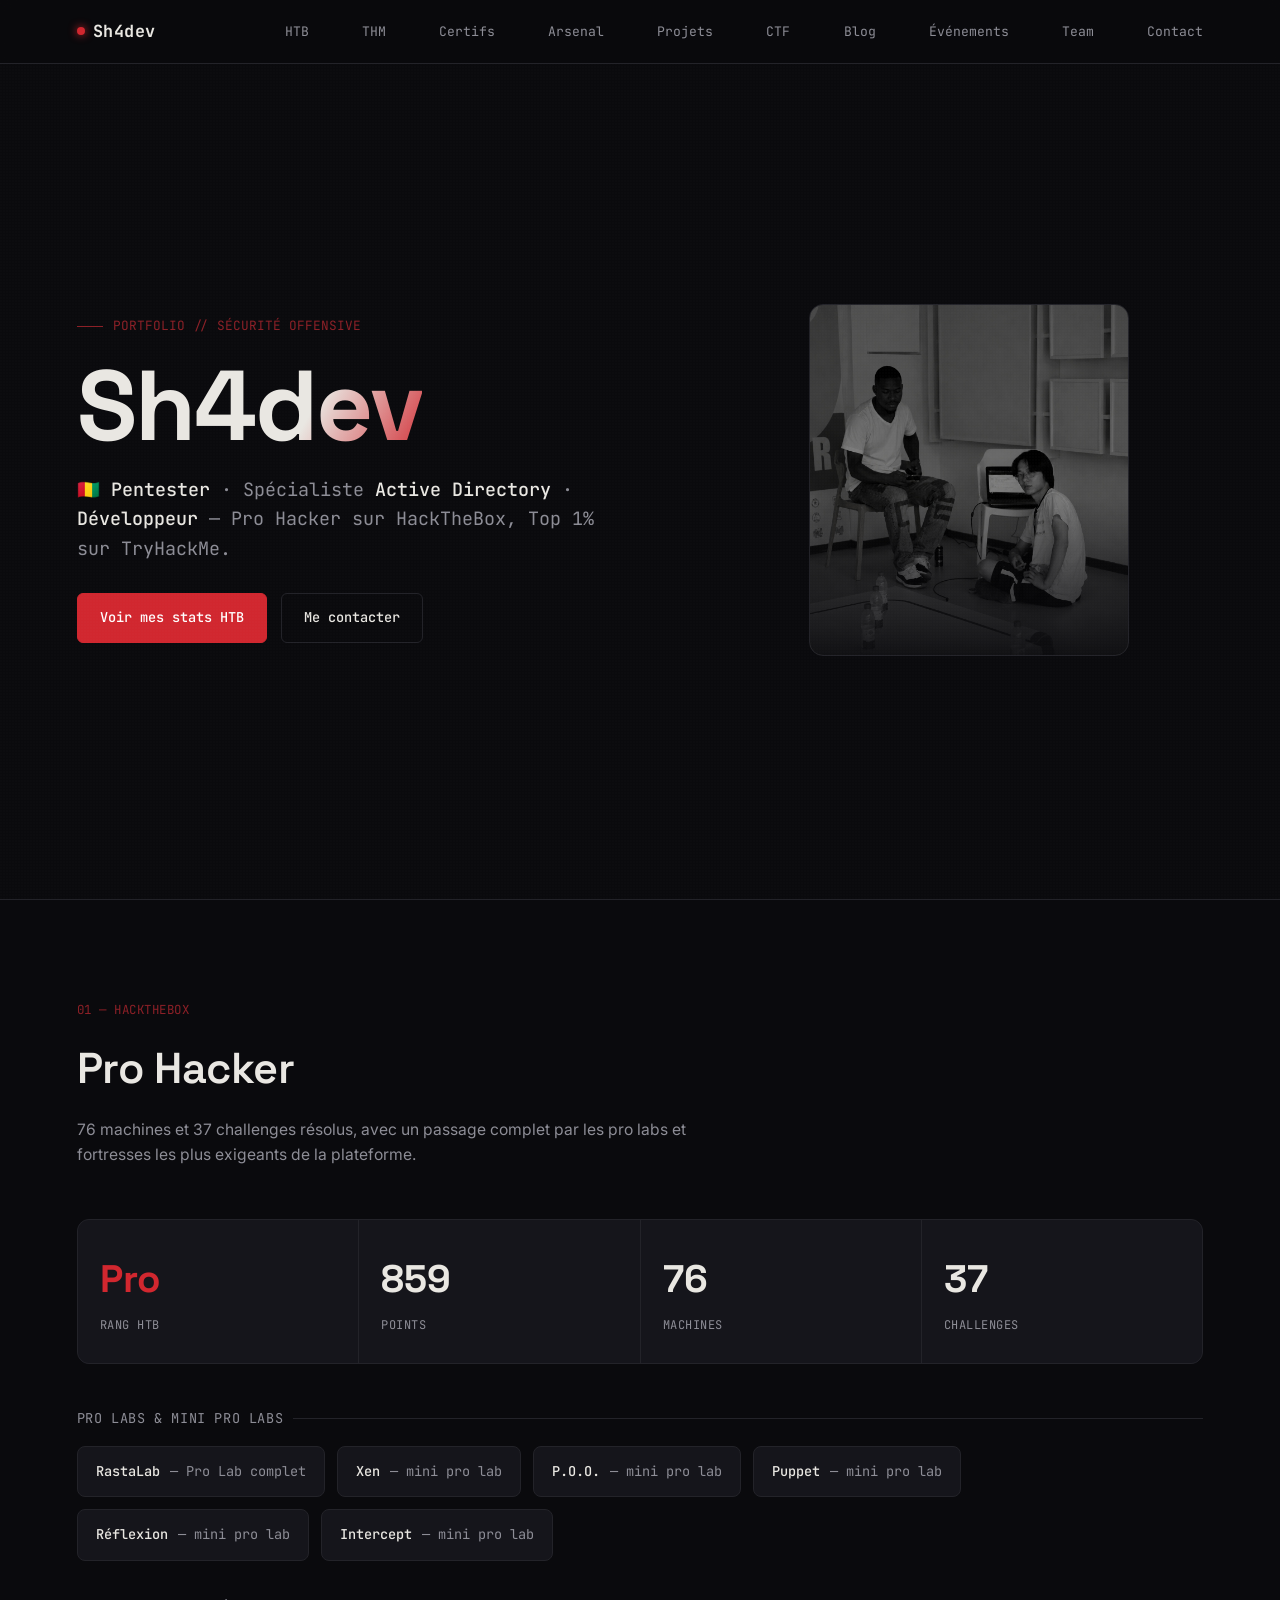
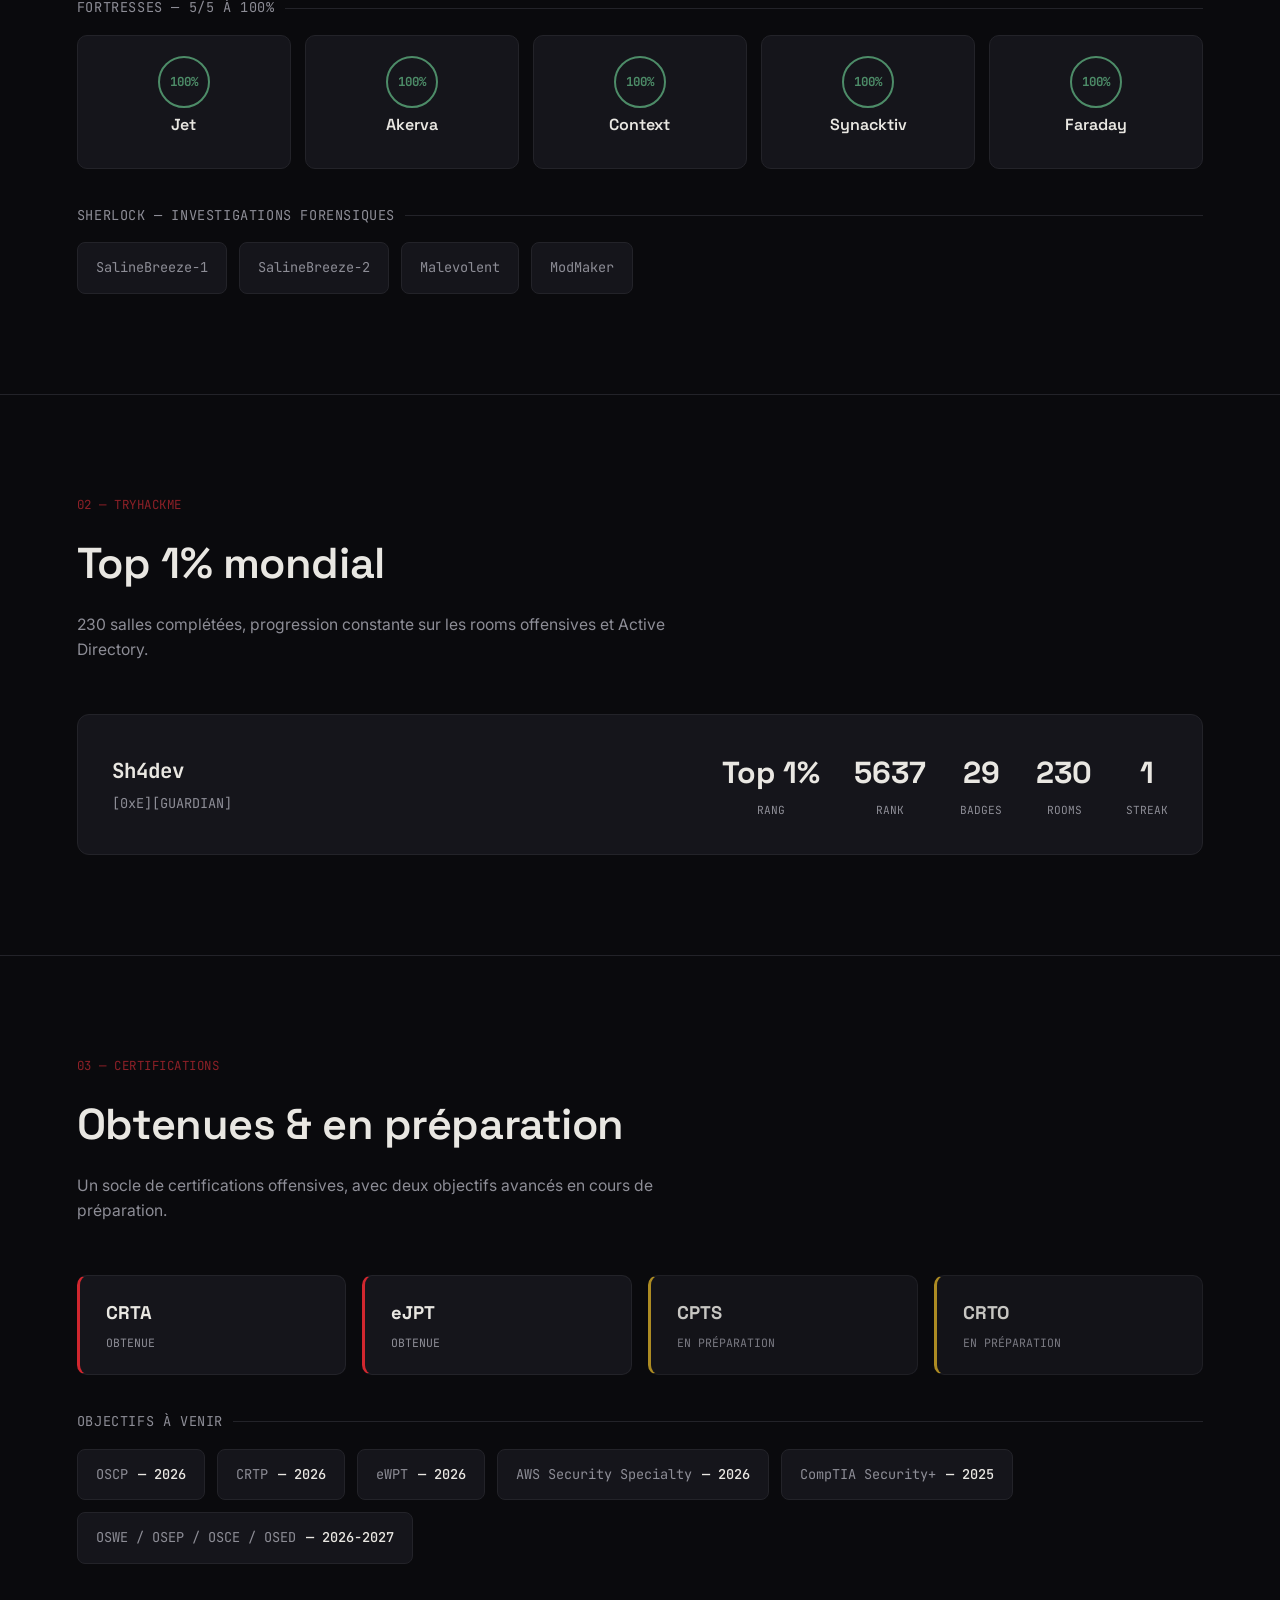
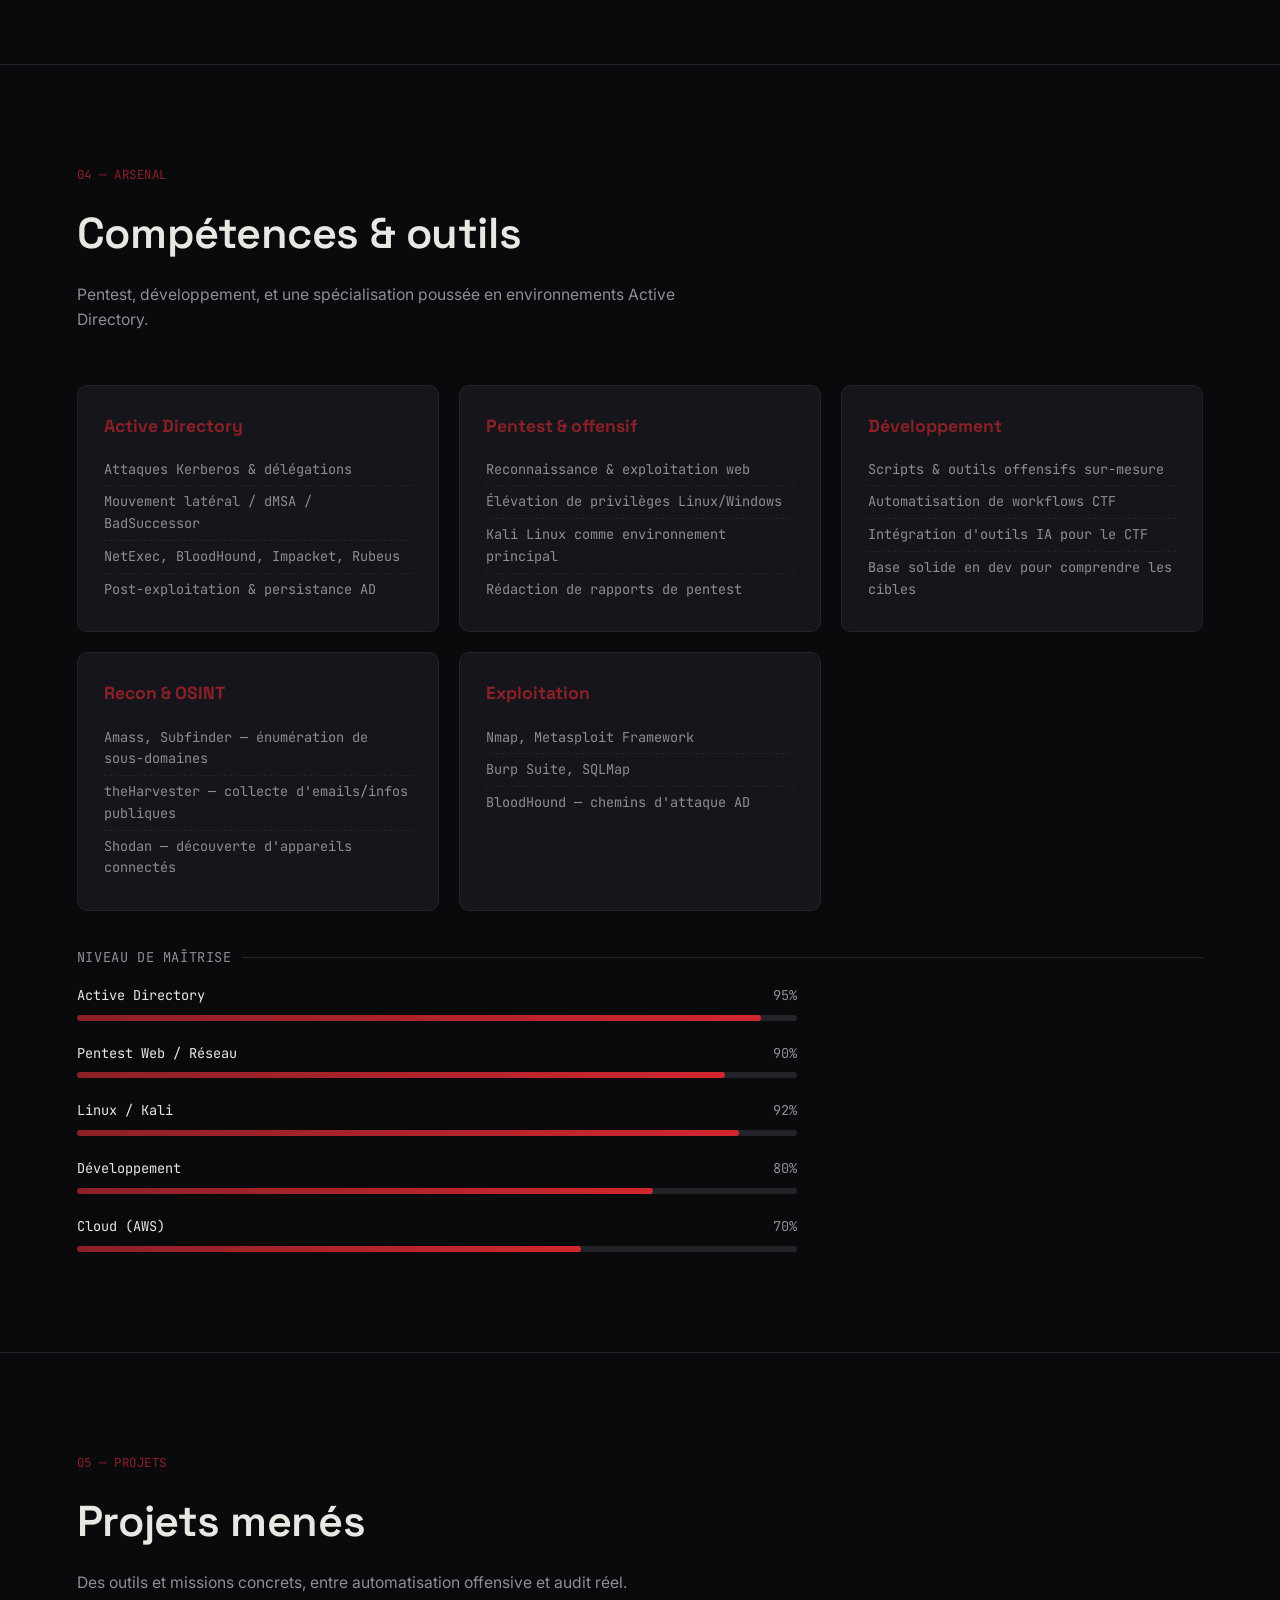
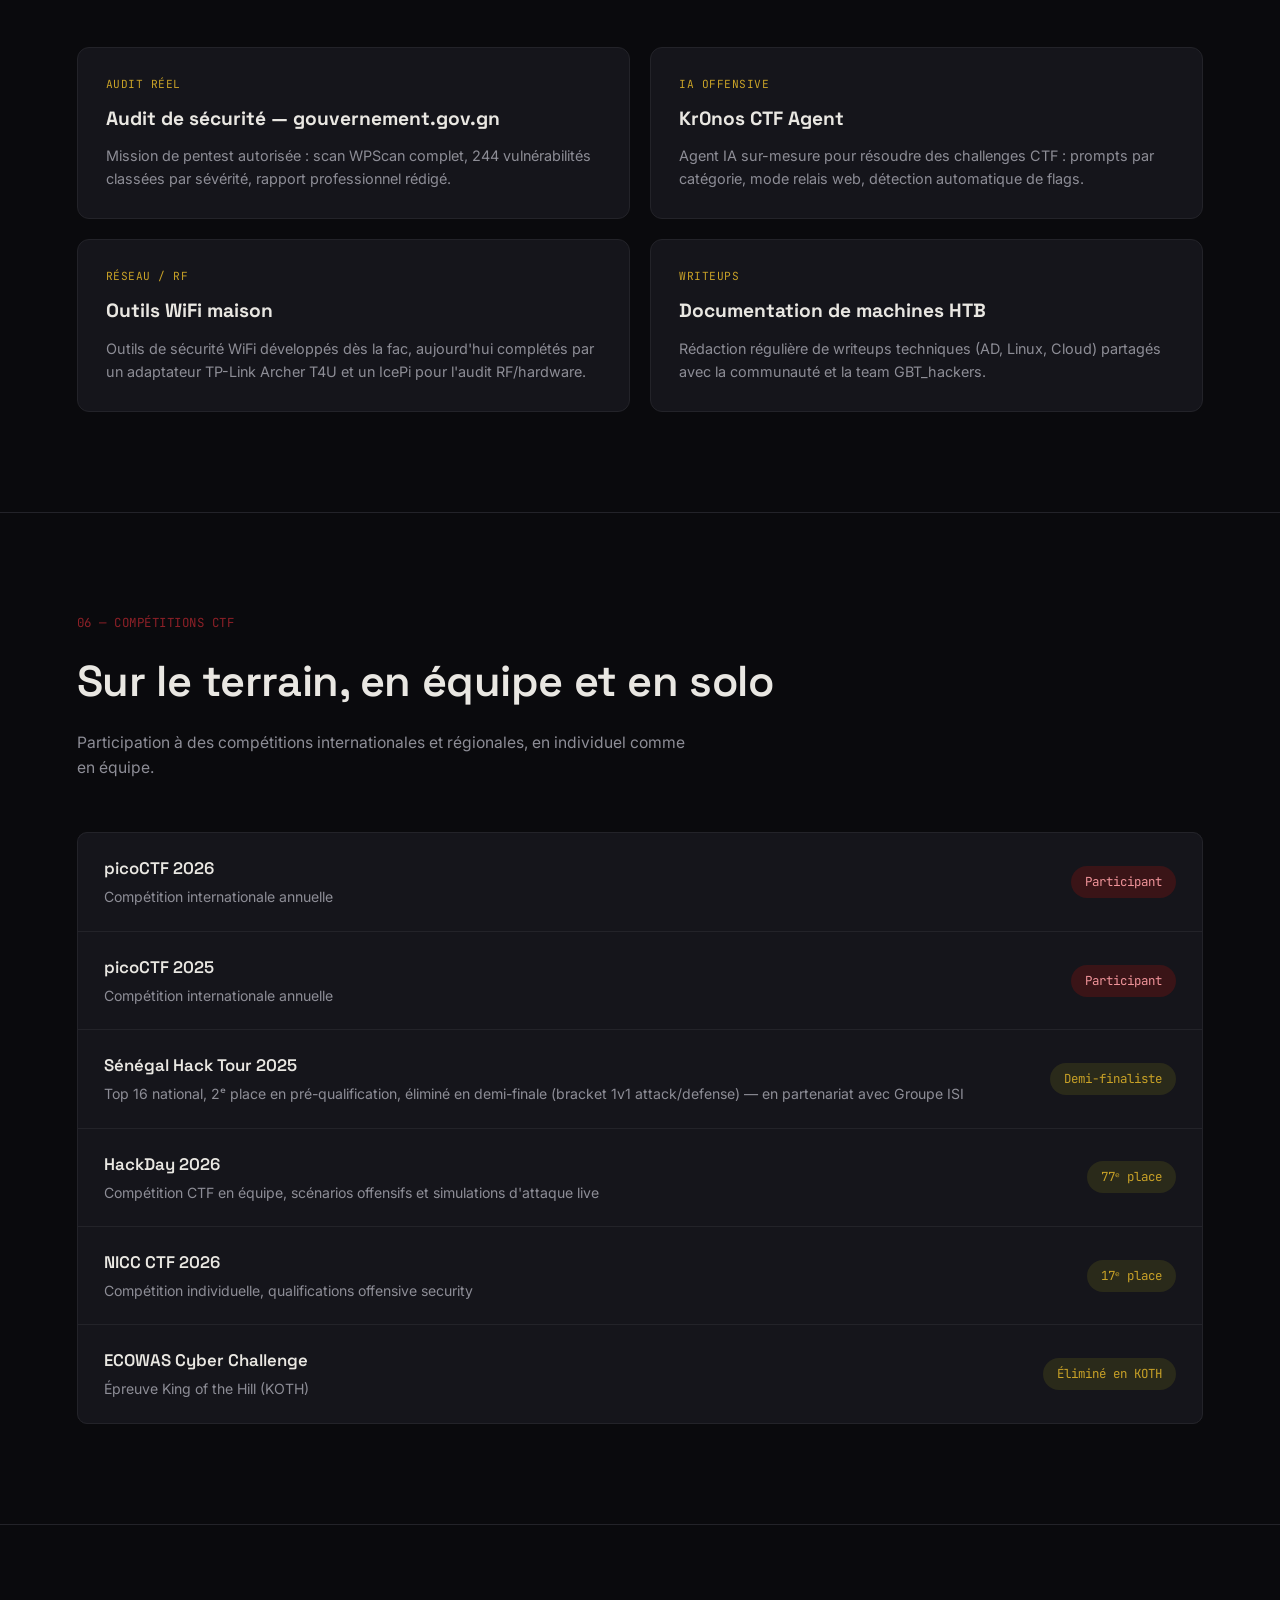
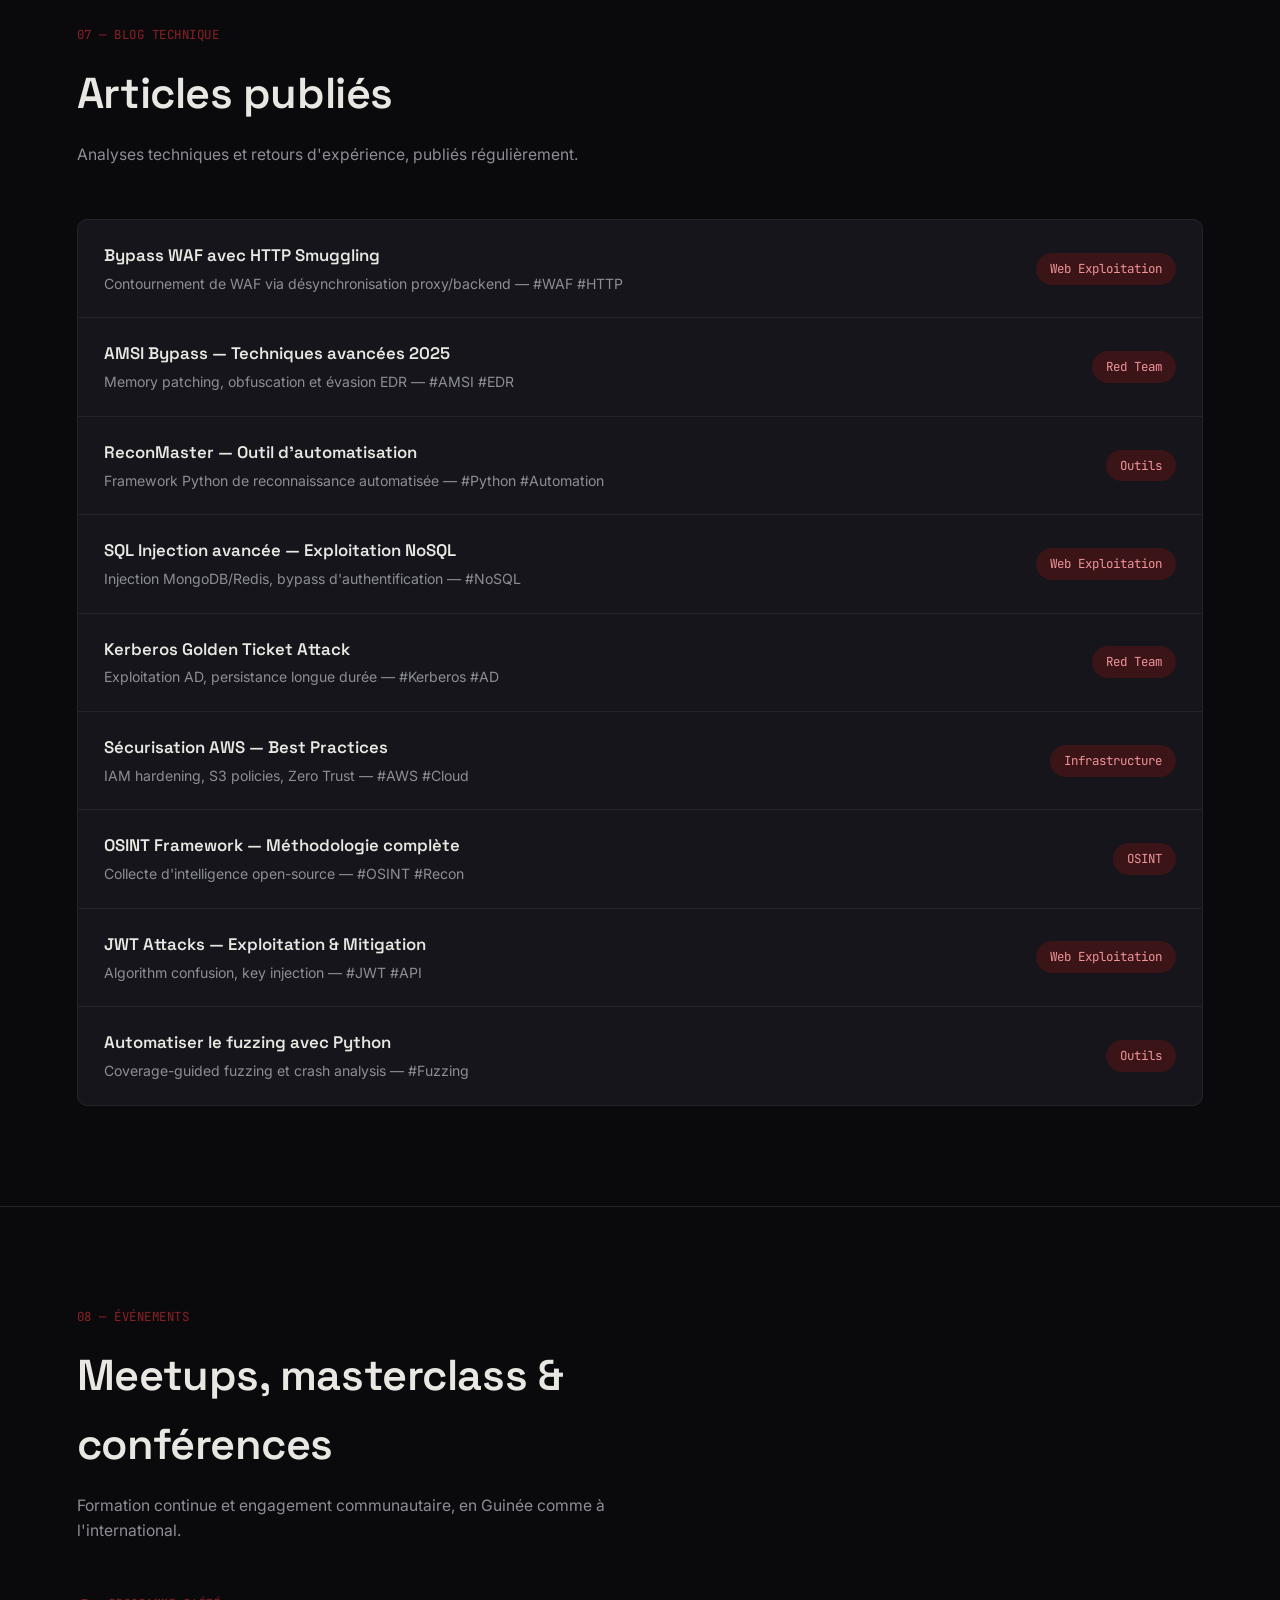
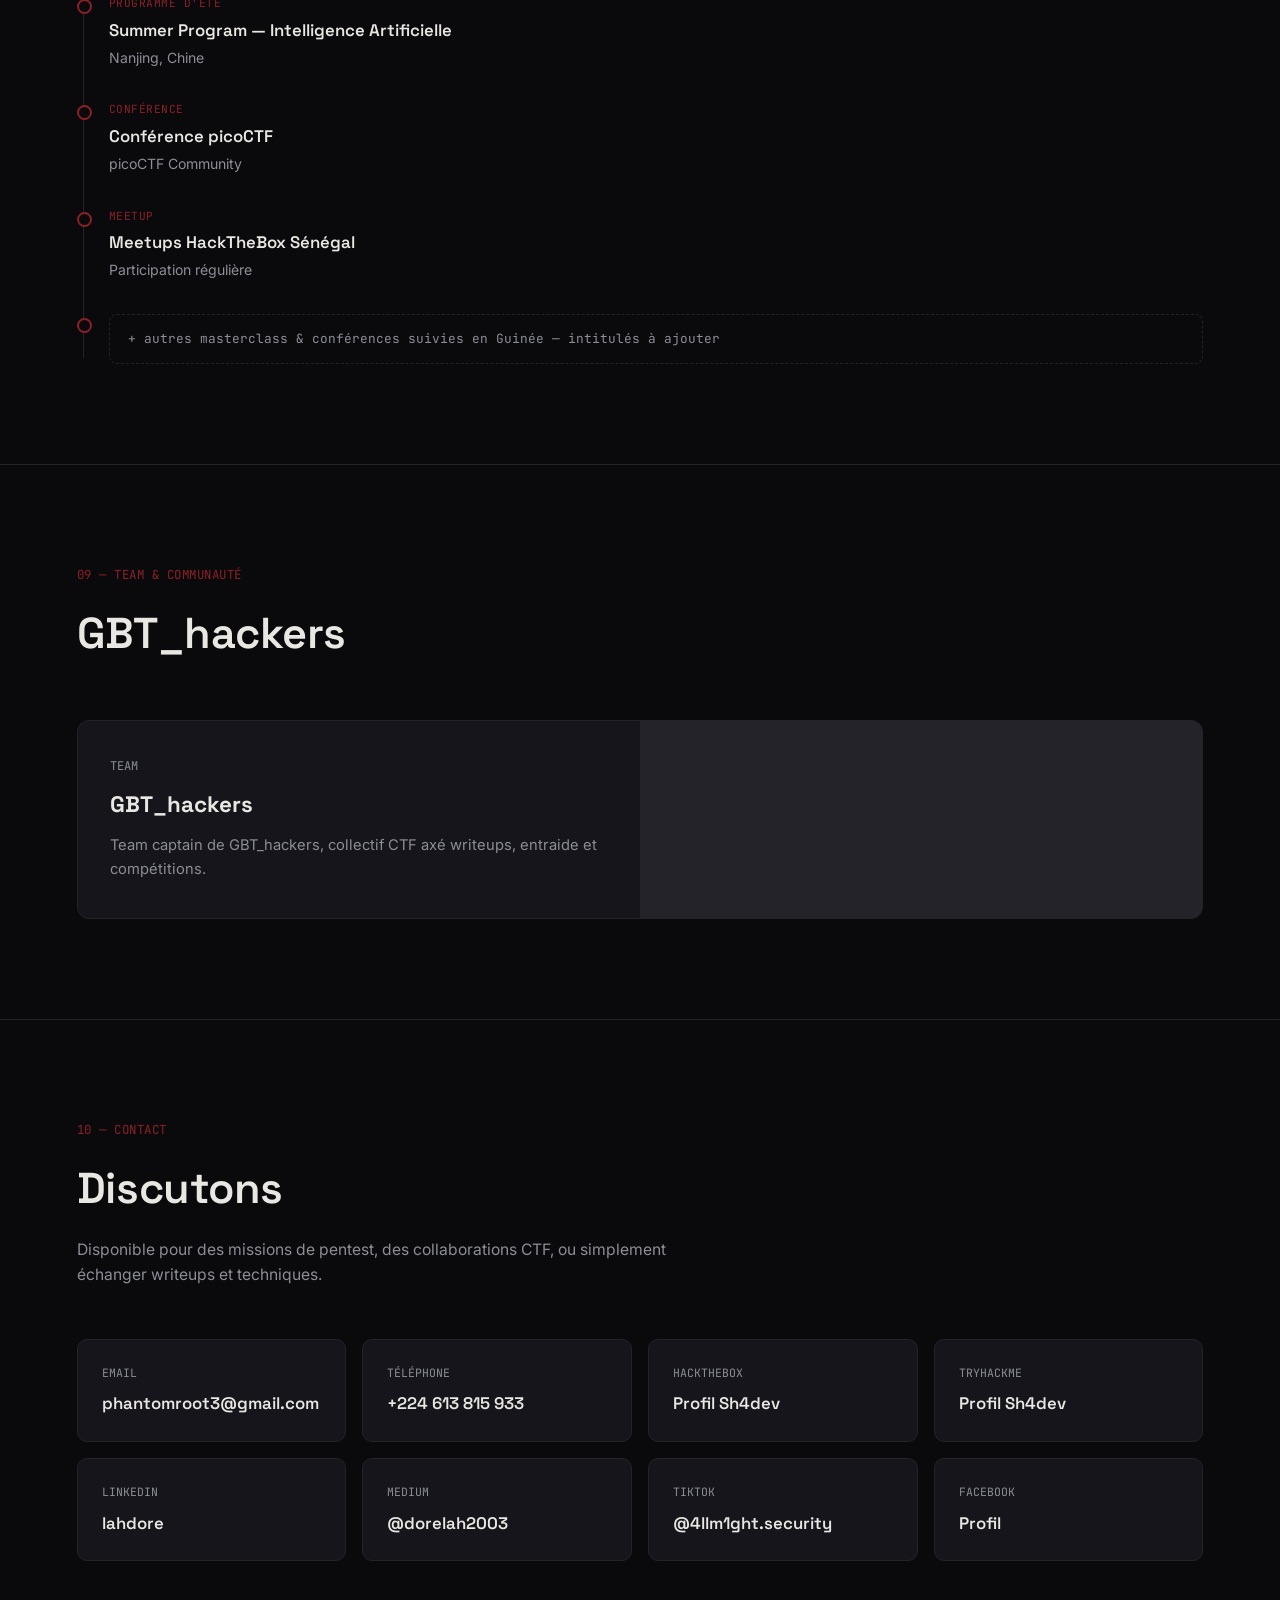
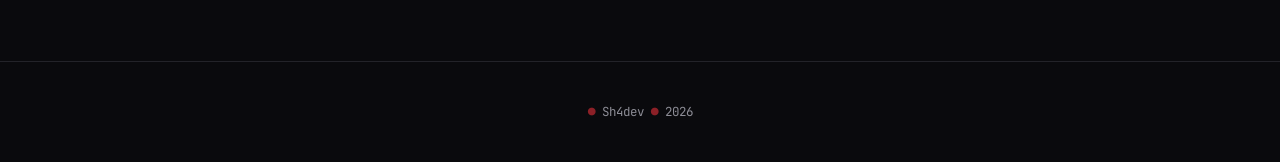
<file: index.html>
<!DOCTYPE html>
<html lang="fr">
<head>
<meta charset="UTF-8">
<meta name="viewport" content="width=device-width, initial-scale=1.0">
<title>Sh4dev — Pentester // AD Specialist // Developer</title>
<style>
@import url('https://fonts.googleapis.com/css2?family=Space+Grotesk:wght@400;500;600;700&family=JetBrains+Mono:wght@400;500;700&family=Inter:wght@400;500;600&display=swap');

:root{
  --bg:#0a0a0d;
  --bg-alt:#111116;
  --panel:#15151b;
  --panel-2:#1a1a21;
  --text:#e9e7e2;
  --text-dim:#8d8d96;
  --red:#d1272f;
  --red-soft:#8c2027;
  --red-dim:#3a1417;
  --gold:#c9a227;
  --green:#4d8c68;
  --line:#232329;
  --mono:'JetBrains Mono', monospace;
  --display:'Space Grotesk', sans-serif;
  --body:'Inter', sans-serif;
}
*{margin:0;padding:0;box-sizing:border-box;}
html{scroll-behavior:smooth;}
body{
  background:var(--bg);
  color:var(--text);
  font-family:var(--body);
  line-height:1.6;
  overflow-x:hidden;
}
::selection{background:var(--red-soft);color:#fff;}

a{color:inherit;text-decoration:none;}

.noise{
  position:fixed;inset:0;pointer-events:none;z-index:1;
  background-image:radial-gradient(circle at 1px 1px, rgba(255,255,255,0.025) 1px, transparent 0);
  background-size:3px 3px;
  opacity:0.5;
}

/* ---------- NAV ---------- */
nav{
  position:fixed;top:0;left:0;right:0;z-index:100;
  display:flex;align-items:center;justify-content:space-between;
  padding:18px 6vw;
  background:rgba(10,10,13,0.75);
  backdrop-filter:blur(10px);
  border-bottom:1px solid var(--line);
}
.logo{
  font-family:var(--mono);font-weight:700;font-size:1.05rem;letter-spacing:0.5px;
  display:flex;align-items:center;gap:8px;
}
.logo .dot{width:8px;height:8px;border-radius:50%;background:var(--red);box-shadow:0 0 8px var(--red);animation:pulse 2s infinite;}
@keyframes pulse{0%,100%{opacity:1;}50%{opacity:0.35;}}
.navlinks{display:flex;gap:2.2rem;font-family:var(--mono);font-size:0.82rem;color:var(--text-dim);}
.navlinks a{transition:color .2s;position:relative;}
.navlinks a:hover{color:var(--text);}
.navlinks a::before{content:"./";color:var(--red-soft);opacity:0;transition:opacity .2s;margin-right:2px;}
.navlinks a:hover::before{opacity:1;}
.navtoggle{display:none;}

@media(max-width:820px){
  .navlinks{display:none;}
}

/* ---------- HERO ---------- */
.hero{
  min-height:100vh;
  display:flex;align-items:center;
  padding:120px 6vw 60px;
  position:relative;
  border-bottom:1px solid var(--line);
  gap:4vw;
}
.hero-left{flex:1.3;min-width:280px;}
.hero-right{flex:1;display:flex;justify-content:center;min-width:260px;}

.eyebrow{
  font-family:var(--mono);font-size:0.8rem;color:var(--red-soft);
  display:flex;align-items:center;gap:10px;margin-bottom:22px;
}
.eyebrow::before{content:"";width:26px;height:1px;background:var(--red-soft);}

h1.name{
  font-family:var(--display);
  font-size:clamp(3rem, 8vw, 6.2rem);
  font-weight:700;
  line-height:0.95;
  letter-spacing:-0.02em;
  margin-bottom:22px;
}
h1.name span{
  background:linear-gradient(120deg, var(--text) 40%, var(--red) 100%);
  -webkit-background-clip:text;background-clip:text;color:transparent;
}

.tagline{
  font-family:var(--mono);
  font-size:clamp(0.95rem,1.6vw,1.15rem);
  color:var(--text-dim);
  margin-bottom:30px;
  max-width:560px;
}
.tagline .flag{filter:none;}
.tagline b{color:var(--text);font-weight:500;}

.terminal{
  background:var(--panel);
  border:1px solid var(--line);
  border-radius:10px;
  max-width:560px;
  overflow:hidden;
  box-shadow:0 30px 60px -20px rgba(0,0,0,0.6);
  margin-bottom:36px;
}
.term-bar{
  display:flex;align-items:center;gap:7px;
  padding:10px 14px;background:var(--panel-2);
  border-bottom:1px solid var(--line);
}
.term-bar span{width:10px;height:10px;border-radius:50%;}
.term-bar span:nth-child(1){background:#ff5f57;}
.term-bar span:nth-child(2){background:#febc2e;}
.term-bar span:nth-child(3){background:#28c840;}
.term-body{
  font-family:var(--mono);font-size:0.85rem;padding:18px 20px;color:var(--text-dim);
  min-height:118px;
}
.term-body .line{margin-bottom:8px;}
.term-body .prompt{color:var(--red-soft);}
.term-body .out{color:var(--text);}
.cursor{display:inline-block;width:7px;height:1em;background:var(--red);vertical-align:text-bottom;animation:blink 1s step-end infinite;}
@keyframes blink{50%{opacity:0;}}

.cta-row{display:flex;gap:14px;flex-wrap:wrap;}
.btn{
  font-family:var(--mono);font-size:0.85rem;font-weight:500;
  padding:13px 22px;border-radius:6px;border:1px solid var(--line);
  transition:all .2s;display:inline-flex;align-items:center;gap:8px;
}
.btn-primary{background:var(--red);border-color:var(--red);color:#fff;}
.btn-primary:hover{background:#e63640;transform:translateY(-2px);}
.btn-ghost{color:var(--text);}
.btn-ghost:hover{border-color:var(--text-dim);transform:translateY(-2px);}

.photo-frame{
  position:relative;width:min(320px,80vw);aspect-ratio:1/1.1;
  border-radius:14px;overflow:hidden;
  border:1px solid var(--line);
}
.photo-frame img{
  width:100%;height:100%;object-fit:cover;object-position:center 20%;
  filter:grayscale(15%) contrast(1.05);
}
.photo-frame::after{
  content:"";position:absolute;inset:0;
  background:linear-gradient(180deg, transparent 55%, rgba(10,10,13,0.9) 100%);
}
.photo-tag{
  position:absolute;bottom:14px;left:14px;right:14px;z-index:2;
  font-family:var(--mono);font-size:0.72rem;color:var(--text-dim);
  display:flex;justify-content:space-between;
}
.photo-tag b{color:var(--red-soft);}

/* ---------- SECTION SHARED ---------- */
section{padding:100px 6vw;border-bottom:1px solid var(--line);position:relative;}
.section-head{margin-bottom:52px;max-width:720px;}
.section-tag{font-family:var(--mono);font-size:0.78rem;color:var(--red-soft);margin-bottom:14px;letter-spacing:0.5px;}
.section-title{font-family:var(--display);font-size:clamp(1.8rem,4vw,2.7rem);font-weight:600;letter-spacing:-0.01em;}
.section-sub{color:var(--text-dim);margin-top:14px;max-width:620px;font-size:0.98rem;}

/* ---------- STAT DASHBOARDS ---------- */
.dash-grid{display:grid;grid-template-columns:repeat(4,1fr);gap:1px;background:var(--line);border:1px solid var(--line);border-radius:12px;overflow:hidden;margin-bottom:44px;}
.dash-cell{background:var(--panel);padding:28px 22px;}
.dash-num{font-family:var(--display);font-size:2.4rem;font-weight:700;color:var(--text);}
.dash-num.accent{color:var(--red);}
.dash-label{font-family:var(--mono);font-size:0.75rem;color:var(--text-dim);margin-top:6px;text-transform:uppercase;letter-spacing:0.5px;}
@media(max-width:820px){.dash-grid{grid-template-columns:repeat(2,1fr);}}

.subblock-title{font-family:var(--mono);font-size:0.85rem;color:var(--text-dim);margin:36px 0 16px;text-transform:uppercase;letter-spacing:0.6px;display:flex;align-items:center;gap:10px;}
.subblock-title::after{content:"";flex:1;height:1px;background:var(--line);}

.tag-grid{display:flex;flex-wrap:wrap;gap:12px;}
.lab-card{
  background:var(--panel);border:1px solid var(--line);border-radius:8px;
  padding:14px 18px;font-family:var(--mono);font-size:0.85rem;
  display:flex;align-items:center;gap:10px;color:var(--text-dim);
}
.lab-card b{color:var(--text);font-weight:500;}

.fortress-row{display:grid;grid-template-columns:repeat(5,1fr);gap:14px;}
@media(max-width:820px){.fortress-row{grid-template-columns:repeat(2,1fr);}}
.fortress-card{
  background:var(--panel);border:1px solid var(--line);border-radius:10px;
  padding:20px 16px;text-align:center;transition:.2s;
}
.fortress-card:hover{border-color:var(--red-soft);transform:translateY(-3px);}
.fortress-card .fname{font-family:var(--display);font-weight:600;font-size:1rem;margin-bottom:10px;}
.stamp{
  display:inline-flex;align-items:center;justify-content:center;
  width:52px;height:52px;border-radius:50%;
  border:2px solid var(--green);color:var(--green);
  font-family:var(--mono);font-weight:700;font-size:0.78rem;
  margin-bottom:4px;
}

/* THM section special: black/lighter tone */
.thm-card{
  background:var(--panel);border:1px solid var(--line);border-radius:12px;
  padding:34px;display:flex;flex-wrap:wrap;gap:34px;align-items:center;justify-content:space-between;
}
.thm-id{font-family:var(--mono);}
.thm-id .handle{font-size:1.3rem;font-weight:700;color:var(--text);}
.thm-id .badges{color:var(--text-dim);font-size:0.85rem;margin-top:6px;}
.thm-stats{display:flex;gap:34px;flex-wrap:wrap;}
.thm-stat{text-align:center;}
.thm-stat .n{font-family:var(--display);font-size:1.9rem;font-weight:700;}
.thm-stat .l{font-family:var(--mono);font-size:0.7rem;color:var(--text-dim);text-transform:uppercase;margin-top:4px;}

/* ---------- CERTS ---------- */
.cert-row{display:flex;flex-wrap:wrap;gap:16px;}
.cert-card{
  background:var(--panel);border:1px solid var(--line);border-radius:10px;
  padding:22px 26px;min-width:200px;flex:1;
  border-left:3px solid var(--red);
}
.cert-card.pending{border-left-color:var(--gold);opacity:0.85;}
.cert-name{font-family:var(--display);font-weight:700;font-size:1.15rem;}
.cert-status{font-family:var(--mono);font-size:0.72rem;color:var(--text-dim);margin-top:6px;text-transform:uppercase;}

/* ---------- SKILLS ---------- */
.skill-grid{display:grid;grid-template-columns:repeat(3,1fr);gap:20px;}
@media(max-width:820px){.skill-grid{grid-template-columns:1fr;}}
.skill-card{background:var(--panel);border:1px solid var(--line);border-radius:10px;padding:26px;}
.skill-card h4{font-family:var(--display);font-size:1.1rem;margin-bottom:14px;color:var(--red-soft);}
.skill-card ul{list-style:none;font-family:var(--mono);font-size:0.85rem;color:var(--text-dim);}
.skill-card li{padding:5px 0;border-bottom:1px dashed var(--line);}
.skill-card li:last-child{border-bottom:none;}

/* ---------- PROFICIENCY ---------- */
.prof-wrap{display:flex;flex-direction:column;gap:22px;max-width:720px;}
.prof-row .prof-top{display:flex;justify-content:space-between;font-family:var(--mono);font-size:0.85rem;margin-bottom:8px;}
.prof-row .prof-top span:last-child{color:var(--text-dim);}
.prof-bar{height:6px;background:var(--line);border-radius:4px;overflow:hidden;}
.prof-fill{height:100%;background:linear-gradient(90deg,var(--red-soft),var(--red));border-radius:4px;width:0;transition:width 1.2s cubic-bezier(.4,0,.2,1);}

/* ---------- PROJECTS ---------- */
.project-grid{display:grid;grid-template-columns:repeat(2,1fr);gap:20px;}
@media(max-width:820px){.project-grid{grid-template-columns:1fr;}}
.project-card{background:var(--panel);border:1px solid var(--line);border-radius:12px;padding:28px;transition:.2s;}
.project-card:hover{border-color:var(--red-soft);transform:translateY(-3px);}
.project-tag{font-family:var(--mono);font-size:0.7rem;color:var(--gold);text-transform:uppercase;letter-spacing:0.5px;margin-bottom:10px;}
.project-card h4{font-family:var(--display);font-size:1.2rem;margin-bottom:10px;}
.project-card p{color:var(--text-dim);font-size:0.9rem;}

/* ---------- EVENTS TIMELINE ---------- */
.timeline{position:relative;padding-left:32px;}
.timeline::before{content:"";position:absolute;left:6px;top:6px;bottom:6px;width:1px;background:var(--line);}
.tl-item{position:relative;padding-bottom:32px;}
.tl-item:last-child{padding-bottom:0;}
.tl-item::before{content:"";position:absolute;left:-32px;top:4px;width:11px;height:11px;border-radius:50%;background:var(--bg);border:2px solid var(--red-soft);}
.tl-type{font-family:var(--mono);font-size:0.7rem;color:var(--red-soft);text-transform:uppercase;letter-spacing:0.5px;margin-bottom:4px;}
.tl-title{font-family:var(--display);font-weight:600;font-size:1.05rem;}
.tl-loc{font-family:var(--body);font-size:0.88rem;color:var(--text-dim);margin-top:3px;}
.tl-placeholder{border:1px dashed var(--line);border-radius:8px;padding:14px 18px;color:var(--text-dim);font-family:var(--mono);font-size:0.8rem;}

/* ---------- CTF TIMELINE ---------- */
.ctf-list{display:flex;flex-direction:column;gap:1px;background:var(--line);border:1px solid var(--line);border-radius:10px;overflow:hidden;}
.ctf-item{background:var(--panel);padding:22px 26px;display:flex;justify-content:space-between;align-items:center;gap:20px;flex-wrap:wrap;}
.ctf-name{font-family:var(--display);font-weight:600;font-size:1.05rem;}
.ctf-desc{font-family:var(--body);font-size:0.88rem;color:var(--text-dim);margin-top:4px;}
.ctf-result{font-family:var(--mono);font-size:0.78rem;padding:6px 14px;border-radius:20px;white-space:nowrap;}
.result-good{background:var(--red-dim);color:#f0949a;}
.result-mid{background:#2a2a1a;color:var(--gold);}

/* ---------- TEAM / DUALITY ---------- */
.duality{display:grid;grid-template-columns:1fr 1fr;gap:1px;background:var(--line);border:1px solid var(--line);border-radius:12px;overflow:hidden;}
@media(max-width:820px){.duality{grid-template-columns:1fr;}}
.dpanel{background:var(--panel);padding:36px 32px;transition:.3s;}
.dpanel:hover{background:var(--panel-2);}
.dpanel .dtag{font-family:var(--mono);font-size:0.75rem;color:var(--text-dim);text-transform:uppercase;margin-bottom:10px;}
.dpanel h3{font-family:var(--display);font-size:1.4rem;margin-bottom:12px;}
.dpanel p{color:var(--text-dim);font-size:0.92rem;}
.dpanel.night h3{color:var(--red);}

/* ---------- CONTACT ---------- */
.contact-grid{display:flex;flex-wrap:wrap;gap:16px;}
.contact-card{
  flex:1;min-width:220px;background:var(--panel);border:1px solid var(--line);
  border-radius:10px;padding:24px;transition:.2s;
}
.contact-card:hover{border-color:var(--red-soft);transform:translateY(-3px);}
.contact-card .clabel{font-family:var(--mono);font-size:0.72rem;color:var(--text-dim);text-transform:uppercase;margin-bottom:8px;}
.contact-card .cval{font-family:var(--display);font-weight:600;font-size:1.05rem;}

footer{
  padding:40px 6vw;text-align:center;font-family:var(--mono);font-size:0.78rem;color:var(--text-dim);
}
footer .dot{color:var(--red-soft);}

.reveal{opacity:0;transform:translateY(24px);transition:opacity .7s ease, transform .7s ease;}
.reveal.in{opacity:1;transform:translateY(0);}
</style>
</head>
<body>
<div class="noise"></div>

<nav>
  <div class="logo"><span class="dot"></span>Sh4dev</div>
  <div class="navlinks">
    <a href="#htb">HTB</a>
    <a href="#thm">THM</a>
    <a href="#certs">Certifs</a>
    <a href="#skills">Arsenal</a>
    <a href="#projects">Projets</a>
    <a href="#ctf">CTF</a>
    <a href="#blog">Blog</a>
    <a href="#events">Événements</a>
    <a href="#team">Team</a>
    <a href="#contact">Contact</a>
  </div>
</nav>

<section class="hero">
  <div class="hero-left">
    <div class="eyebrow">PORTFOLIO // SÉCURITÉ OFFENSIVE</div>
    <h1 class="name">Sh4<span>dev</span></h1>
    <p class="tagline">🇬🇳 <b>Pentester</b> · Spécialiste <b>Active Directory</b> · <b>Développeur</b> — Pro Hacker sur HackTheBox, Top 1% sur TryHackMe.</p>

    <div class="cta-row">
      <a href="#htb" class="btn btn-primary">Voir mes stats HTB</a>
      <a href="#contact" class="btn btn-ghost">Me contacter</a>
    </div>
  </div>
  <div class="hero-right">
    <div class="photo-frame">
      <img src="[data-uri]" alt="Sh4dev">
      
    </div>
  </div>
</section>

<section id="htb">
  <div class="section-head reveal">
    <div class="section-tag">01 — HACKTHEBOX</div>
    <div class="section-title">Pro Hacker</div>
    <p class="section-sub">76 machines et 37 challenges résolus, avec un passage complet par les pro labs et fortresses les plus exigeants de la plateforme.</p>
  </div>

  <div class="dash-grid reveal">
    <div class="dash-cell"><div class="dash-num accent">Pro</div><div class="dash-label">Rang HTB</div></div>
    <div class="dash-cell"><div class="dash-num">859</div><div class="dash-label">Points</div></div>
    <div class="dash-cell"><div class="dash-num">76</div><div class="dash-label">Machines</div></div>
    <div class="dash-cell"><div class="dash-num">37</div><div class="dash-label">Challenges</div></div>
  </div>

  <div class="subblock-title reveal">Pro Labs & mini pro labs</div>
  <div class="tag-grid reveal">
    <div class="lab-card"><b>RastaLab</b> — Pro Lab complet</div>
    <div class="lab-card"><b>Xen</b> — mini pro lab</div>
    <div class="lab-card"><b>P.O.O.</b> — mini pro lab</div>
    <div class="lab-card"><b>Puppet</b> — mini pro lab</div>
    <div class="lab-card"><b>Réflexion</b> — mini pro lab</div>
    <div class="lab-card"><b>Intercept</b> — mini pro lab</div>
  </div>

  <div class="subblock-title reveal">Fortresses — 5/5 à 100%</div>
  <div class="fortress-row reveal">
    <div class="fortress-card">
      <div class="stamp">100%</div>
      <div class="fname"><a href="https://app.hackthebox.com/fortresses/1" target="_blank" rel="noopener">Jet</a></div>
    </div>
    <div class="fortress-card">
      <div class="stamp">100%</div>
      <div class="fname"><a href="https://app.hackthebox.com/fortresses/2" target="_blank" rel="noopener">Akerva</a></div>
    </div>
    <div class="fortress-card">
      <div class="stamp">100%</div>
      <div class="fname"><a href="https://app.hackthebox.com/fortresses/3" target="_blank" rel="noopener">Context</a></div>
    </div>
    <div class="fortress-card">
      <div class="stamp">100%</div>
      <div class="fname"><a href="https://app.hackthebox.com/fortresses/5" target="_blank" rel="noopener">Synacktiv</a></div>
    </div>
    <div class="fortress-card">
      <div class="stamp">100%</div>
      <div class="fname"><a href="https://app.hackthebox.com/fortresses/6" target="_blank" rel="noopener">Faraday</a></div>
    </div>
  </div>

  <div class="subblock-title reveal">Sherlock — Investigations forensiques</div>
  <div class="tag-grid reveal">
    <div class="lab-card">SalineBreeze‑1</div>
    <div class="lab-card">SalineBreeze‑2</div>
    <div class="lab-card">Malevolent</div>
    <div class="lab-card">ModMaker</div>
  </div>

  
</section>

<section id="thm">
  <div class="section-head reveal">
    <div class="section-tag">02 — TRYHACKME</div>
    <div class="section-title">Top 1% mondial</div>
    <p class="section-sub">230 salles complétées, progression constante sur les rooms offensives et Active Directory.</p>
  </div>

  <div class="thm-card reveal">
    <div class="thm-id">
      <div class="handle">Sh4dev</div>
      <div class="badges">[0xE][GUARDIAN]</div>
    </div>
    <div class="thm-stats">
      <div class="thm-stat"><div class="n">Top 1%</div><div class="l">Rang</div></div>
      <div class="thm-stat"><div class="n">5637</div><div class="l">Rank</div></div>
      <div class="thm-stat"><div class="n">29</div><div class="l">Badges</div></div>
      <div class="thm-stat"><div class="n">230</div><div class="l">Rooms</div></div>
      <div class="thm-stat"><div class="n">1</div><div class="l">Streak</div></div>
    </div>
  </div>
</section>

<section id="certs">
  <div class="section-head reveal">
    <div class="section-tag">03 — CERTIFICATIONS</div>
    <div class="section-title">Obtenues & en préparation</div>
    <p class="section-sub">Un socle de certifications offensives, avec deux objectifs avancés en cours de préparation.</p>
  </div>
  <div class="cert-row reveal">
    <div class="cert-card"><div class="cert-name">CRTA</div><div class="cert-status">Obtenue</div></div>
    <div class="cert-card"><div class="cert-name">eJPT</div><div class="cert-status">Obtenue</div></div>
    <div class="cert-card pending"><div class="cert-name">CPTS</div><div class="cert-status">En préparation</div></div>
    <div class="cert-card pending"><div class="cert-name">CRTO</div><div class="cert-status">En préparation</div></div>
  </div>

  <div class="subblock-title reveal">Objectifs à venir</div>
  <div class="tag-grid reveal">
    <div class="lab-card">OSCP <b>— 2026</b></div>
    <div class="lab-card">CRTP <b>— 2026</b></div>
    <div class="lab-card">eWPT <b>— 2026</b></div>
    <div class="lab-card">AWS Security Specialty <b>— 2026</b></div>
    <div class="lab-card">CompTIA Security+ <b>— 2025</b></div>
    <div class="lab-card">OSWE / OSEP / OSCE / OSED <b>— 2026-2027</b></div>
  </div>
</section>

<section id="skills">
  <div class="section-head reveal">
    <div class="section-tag">04 — ARSENAL</div>
    <div class="section-title">Compétences & outils</div>
    <p class="section-sub">Pentest, développement, et une spécialisation poussée en environnements Active Directory.</p>
  </div>
  <div class="skill-grid reveal">
    <div class="skill-card">
      <h4>Active Directory</h4>
      <ul>
        <li>Attaques Kerberos & délégations</li>
        <li>Mouvement latéral / dMSA / BadSuccessor</li>
        <li>NetExec, BloodHound, Impacket, Rubeus</li>
        <li>Post-exploitation & persistance AD</li>
      </ul>
    </div>
    <div class="skill-card">
      <h4>Pentest & offensif</h4>
      <ul>
        <li>Reconnaissance & exploitation web</li>
        <li>Élévation de privilèges Linux/Windows</li>
        <li>Kali Linux comme environnement principal</li>
        <li>Rédaction de rapports de pentest</li>
      </ul>
    </div>
    <div class="skill-card">
      <h4>Développement</h4>
      <ul>
        <li>Scripts & outils offensifs sur-mesure</li>
        <li>Automatisation de workflows CTF</li>
        <li>Intégration d'outils IA pour le CTF</li>
        <li>Base solide en dev pour comprendre les cibles</li>
      </ul>
    </div>
    <div class="skill-card">
      <h4>Recon & OSINT</h4>
      <ul>
        <li>Amass, Subfinder — énumération de sous-domaines</li>
        <li>theHarvester — collecte d'emails/infos publiques</li>
        <li>Shodan — découverte d'appareils connectés</li>
      </ul>
    </div>
    <div class="skill-card">
      <h4>Exploitation</h4>
      <ul>
        <li>Nmap, Metasploit Framework</li>
        <li>Burp Suite, SQLMap</li>
        <li>BloodHound — chemins d'attaque AD</li>
      </ul>
    </div>
  </div>

  <div class="subblock-title reveal">Niveau de maîtrise</div>
  <div class="prof-wrap reveal" id="profWrap">
    <div class="prof-row"><div class="prof-top"><span>Active Directory</span><span>95%</span></div><div class="prof-bar"><div class="prof-fill" data-w="95"></div></div></div>
    <div class="prof-row"><div class="prof-top"><span>Pentest Web / Réseau</span><span>90%</span></div><div class="prof-bar"><div class="prof-fill" data-w="90"></div></div></div>
    <div class="prof-row"><div class="prof-top"><span>Linux / Kali</span><span>92%</span></div><div class="prof-bar"><div class="prof-fill" data-w="92"></div></div></div>
    <div class="prof-row"><div class="prof-top"><span>Développement</span><span>80%</span></div><div class="prof-bar"><div class="prof-fill" data-w="80"></div></div></div>
    <div class="prof-row"><div class="prof-top"><span>Cloud (AWS)</span><span>70%</span></div><div class="prof-bar"><div class="prof-fill" data-w="70"></div></div></div>
  </div>
</section>

<section id="projects">
  <div class="section-head reveal">
    <div class="section-tag">05 — PROJETS</div>
    <div class="section-title">Projets menés</div>
    <p class="section-sub">Des outils et missions concrets, entre automatisation offensive et audit réel.</p>
  </div>
  <div class="project-grid reveal">
    <div class="project-card">
      <div class="project-tag">Audit réel</div>
      <h4>Audit de sécurité — gouvernement.gov.gn</h4>
      <p>Mission de pentest autorisée : scan WPScan complet, 244 vulnérabilités classées par sévérité, rapport professionnel rédigé.</p>
    </div>
    <div class="project-card">
      <div class="project-tag">IA offensive</div>
      <h4>Kr0nos CTF Agent</h4>
      <p>Agent IA sur-mesure pour résoudre des challenges CTF : prompts par catégorie, mode relais web, détection automatique de flags.</p>
    </div>
    <div class="project-card">
      <div class="project-tag">Réseau / RF</div>
      <h4>Outils WiFi maison</h4>
      <p>Outils de sécurité WiFi développés dès la fac, aujourd'hui complétés par un adaptateur TP-Link Archer T4U et un IcePi pour l'audit RF/hardware.</p>
    </div>
    <div class="project-card">
      <div class="project-tag">Writeups</div>
      <h4>Documentation de machines HTB</h4>
      <p>Rédaction régulière de writeups techniques (AD, Linux, Cloud) partagés avec la communauté et la team GBT_hackers.</p>
    </div>
  </div>
</section>

<section id="ctf">
  <div class="section-head reveal">
    <div class="section-tag">06 — COMPÉTITIONS CTF</div>
    <div class="section-title">Sur le terrain, en équipe et en solo</div>
    <p class="section-sub">Participation à des compétitions internationales et régionales, en individuel comme en équipe.</p>
  </div>
  <div class="ctf-list reveal">
    <div class="ctf-item">
      <div><div class="ctf-name">picoCTF 2026</div><div class="ctf-desc">Compétition internationale annuelle</div></div>
      <div class="ctf-result result-good">Participant</div>
    </div>
    <div class="ctf-item">
      <div><div class="ctf-name">picoCTF 2025</div><div class="ctf-desc">Compétition internationale annuelle</div></div>
      <div class="ctf-result result-good">Participant</div>
    </div>
    <div class="ctf-item">
      <div><div class="ctf-name">Sénégal Hack Tour 2025</div><div class="ctf-desc">Top 16 national, 2ᵉ place en pré-qualification, éliminé en demi-finale (bracket 1v1 attack/defense) — en partenariat avec Groupe ISI</div></div>
      <div class="ctf-result result-mid">Demi-finaliste</div>
    </div>
    <div class="ctf-item">
      <div><div class="ctf-name">HackDay 2026</div><div class="ctf-desc">Compétition CTF en équipe, scénarios offensifs et simulations d'attaque live</div></div>
      <div class="ctf-result result-mid">77ᵉ place</div>
    </div>
    <div class="ctf-item">
      <div><div class="ctf-name">NICC CTF 2026</div><div class="ctf-desc">Compétition individuelle, qualifications offensive security</div></div>
      <div class="ctf-result result-mid">17ᵉ place</div>
    </div>
    <div class="ctf-item">
      <div><div class="ctf-name">ECOWAS Cyber Challenge</div><div class="ctf-desc">Épreuve King of the Hill (KOTH)</div></div>
      <div class="ctf-result result-mid">Éliminé en KOTH</div>
    </div>
  </div>
</section>

<section id="blog">
  <div class="section-head reveal">
    <div class="section-tag">07 — BLOG TECHNIQUE</div>
    <div class="section-title">Articles publiés</div>
    <p class="section-sub">Analyses techniques et retours d'expérience, publiés régulièrement.</p>
  </div>
  <div class="ctf-list reveal">
    <div class="ctf-item">
      <div><div class="ctf-name">Bypass WAF avec HTTP Smuggling</div><div class="ctf-desc">Contournement de WAF via désynchronisation proxy/backend — #WAF #HTTP</div></div>
      <div class="ctf-result result-good">Web Exploitation</div>
    </div>
    <div class="ctf-item">
      <div><div class="ctf-name">AMSI Bypass — Techniques avancées 2025</div><div class="ctf-desc">Memory patching, obfuscation et évasion EDR — #AMSI #EDR</div></div>
      <div class="ctf-result result-good">Red Team</div>
    </div>
    <div class="ctf-item">
      <div><div class="ctf-name">ReconMaster — Outil d'automatisation</div><div class="ctf-desc">Framework Python de reconnaissance automatisée — #Python #Automation</div></div>
      <div class="ctf-result result-good">Outils</div>
    </div>
    <div class="ctf-item">
      <div><div class="ctf-name">SQL Injection avancée — Exploitation NoSQL</div><div class="ctf-desc">Injection MongoDB/Redis, bypass d'authentification — #NoSQL</div></div>
      <div class="ctf-result result-good">Web Exploitation</div>
    </div>
    <div class="ctf-item">
      <div><div class="ctf-name">Kerberos Golden Ticket Attack</div><div class="ctf-desc">Exploitation AD, persistance longue durée — #Kerberos #AD</div></div>
      <div class="ctf-result result-good">Red Team</div>
    </div>
    <div class="ctf-item">
      <div><div class="ctf-name">Sécurisation AWS — Best Practices</div><div class="ctf-desc">IAM hardening, S3 policies, Zero Trust — #AWS #Cloud</div></div>
      <div class="ctf-result result-good">Infrastructure</div>
    </div>
    <div class="ctf-item">
      <div><div class="ctf-name">OSINT Framework — Méthodologie complète</div><div class="ctf-desc">Collecte d'intelligence open-source — #OSINT #Recon</div></div>
      <div class="ctf-result result-good">OSINT</div>
    </div>
    <div class="ctf-item">
      <div><div class="ctf-name">JWT Attacks — Exploitation & Mitigation</div><div class="ctf-desc">Algorithm confusion, key injection — #JWT #API</div></div>
      <div class="ctf-result result-good">Web Exploitation</div>
    </div>
    <div class="ctf-item">
      <div><div class="ctf-name">Automatiser le fuzzing avec Python</div><div class="ctf-desc">Coverage-guided fuzzing et crash analysis — #Fuzzing</div></div>
      <div class="ctf-result result-good">Outils</div>
    </div>
  </div>
</section>

<section id="events">
  <div class="section-head reveal">
    <div class="section-tag">08 — ÉVÉNEMENTS</div>
    <div class="section-title">Meetups, masterclass & conférences</div>
    <p class="section-sub">Formation continue et engagement communautaire, en Guinée comme à l'international.</p>
  </div>
  <div class="timeline reveal">
    <div class="tl-item">
      <div class="tl-type">Programme d'été</div>
      <div class="tl-title">Summer Program — Intelligence Artificielle</div>
      <div class="tl-loc">Nanjing, Chine</div>
    </div>
    <div class="tl-item">
      <div class="tl-type">Conférence</div>
      <div class="tl-title">Conférence picoCTF</div>
      <div class="tl-loc">picoCTF Community</div>
    </div>
    <div class="tl-item">
      <div class="tl-type">Meetup</div>
      <div class="tl-title">Meetups HackTheBox Sénégal</div>
      <div class="tl-loc">Participation régulière</div>
    </div>
    <div class="tl-item">
      <div class="tl-placeholder">+ autres masterclass & conférences suivies en Guinée — intitulés à ajouter</div>
    </div>
  </div>
</section>

<section id="team">
  <div class="section-head reveal">
    <div class="section-tag">09 — TEAM & COMMUNAUTÉ</div>
    <div class="section-title">GBT_hackers</div>
 
  </div>
  <div class="duality reveal">
    <div class="dpanel">
      <div class="dtag">Team</div>
      <h3><a href="https://ph4ntomr00t.github.io/hackforce/" target="_blank" rel="noopener">GBT_hackers</a></h3>
      <p>Team captain de GBT_hackers, collectif CTF axé writeups, entraide et compétitions.</p>
    </div>
   
</section>

<section id="contact">
  <div class="section-head reveal">
    <div class="section-tag">10 — CONTACT</div>
    <div class="section-title">Discutons</div>
    <p class="section-sub">Disponible pour des missions de pentest, des collaborations CTF, ou simplement échanger writeups et techniques.</p>
  </div>
  <div class="contact-grid reveal">
    <a href="mailto:phantomroot3@gmail.com" class="contact-card"><div class="clabel">Email</div><div class="cval">phantomroot3@gmail.com</div></a>
    <a href="tel:+224613815933" class="contact-card"><div class="clabel">Téléphone</div><div class="cval">+224 613 815 933</div></a>
    <a href="https://app.hackthebox.com/users/2476292?profile-top-tab=machines&ownership-period=1M&profile-bottom-tab=fortresses" target="_blank" rel="noopener" class="contact-card"><div class="clabel">HackTheBox</div><div class="cval">Profil Sh4dev</div></a>
    <a href="https://tryhackme.com/p/Sh4dev" target="_blank" rel="noopener" class="contact-card"><div class="clabel">TryHackMe</div><div class="cval">Profil Sh4dev</div></a>
    <a href="https://www.linkedin.com/in/lahdore/" target="_blank" rel="noopener" class="contact-card"><div class="clabel">LinkedIn</div><div class="cval">lahdore</div></a>
    <a href="https://medium.com/@dorelah2003/" target="_blank" rel="noopener" class="contact-card"><div class="clabel">Medium</div><div class="cval">@dorelah2003</div></a>
    <a href="https://www.tiktok.com/@4llm1ght.security" target="_blank" rel="noopener" class="contact-card"><div class="clabel">TikTok</div><div class="cval">@4llm1ght.security</div></a>
    <a href="https://www.facebook.com/profile.php?id=61585991974122" target="_blank" rel="noopener" class="contact-card"><div class="clabel">Facebook</div><div class="cval">Profil</div></a>
  </div>
</section>

<footer>
  <span class="dot">●</span> Sh4dev <span class="dot">●</span> 2026
</footer>

<script>
const els = document.querySelectorAll('.reveal');
const io = new IntersectionObserver((entries)=>{
  entries.forEach(e=>{
    if(e.isIntersecting){
      e.target.classList.add('in');
      e.target.querySelectorAll('.prof-fill').forEach(bar=>{
        bar.style.width = bar.dataset.w + '%';
      });
    }
  });
},{threshold:0.12});
els.forEach(el=>io.observe(el));
</script>
</body>
</html>
</file>
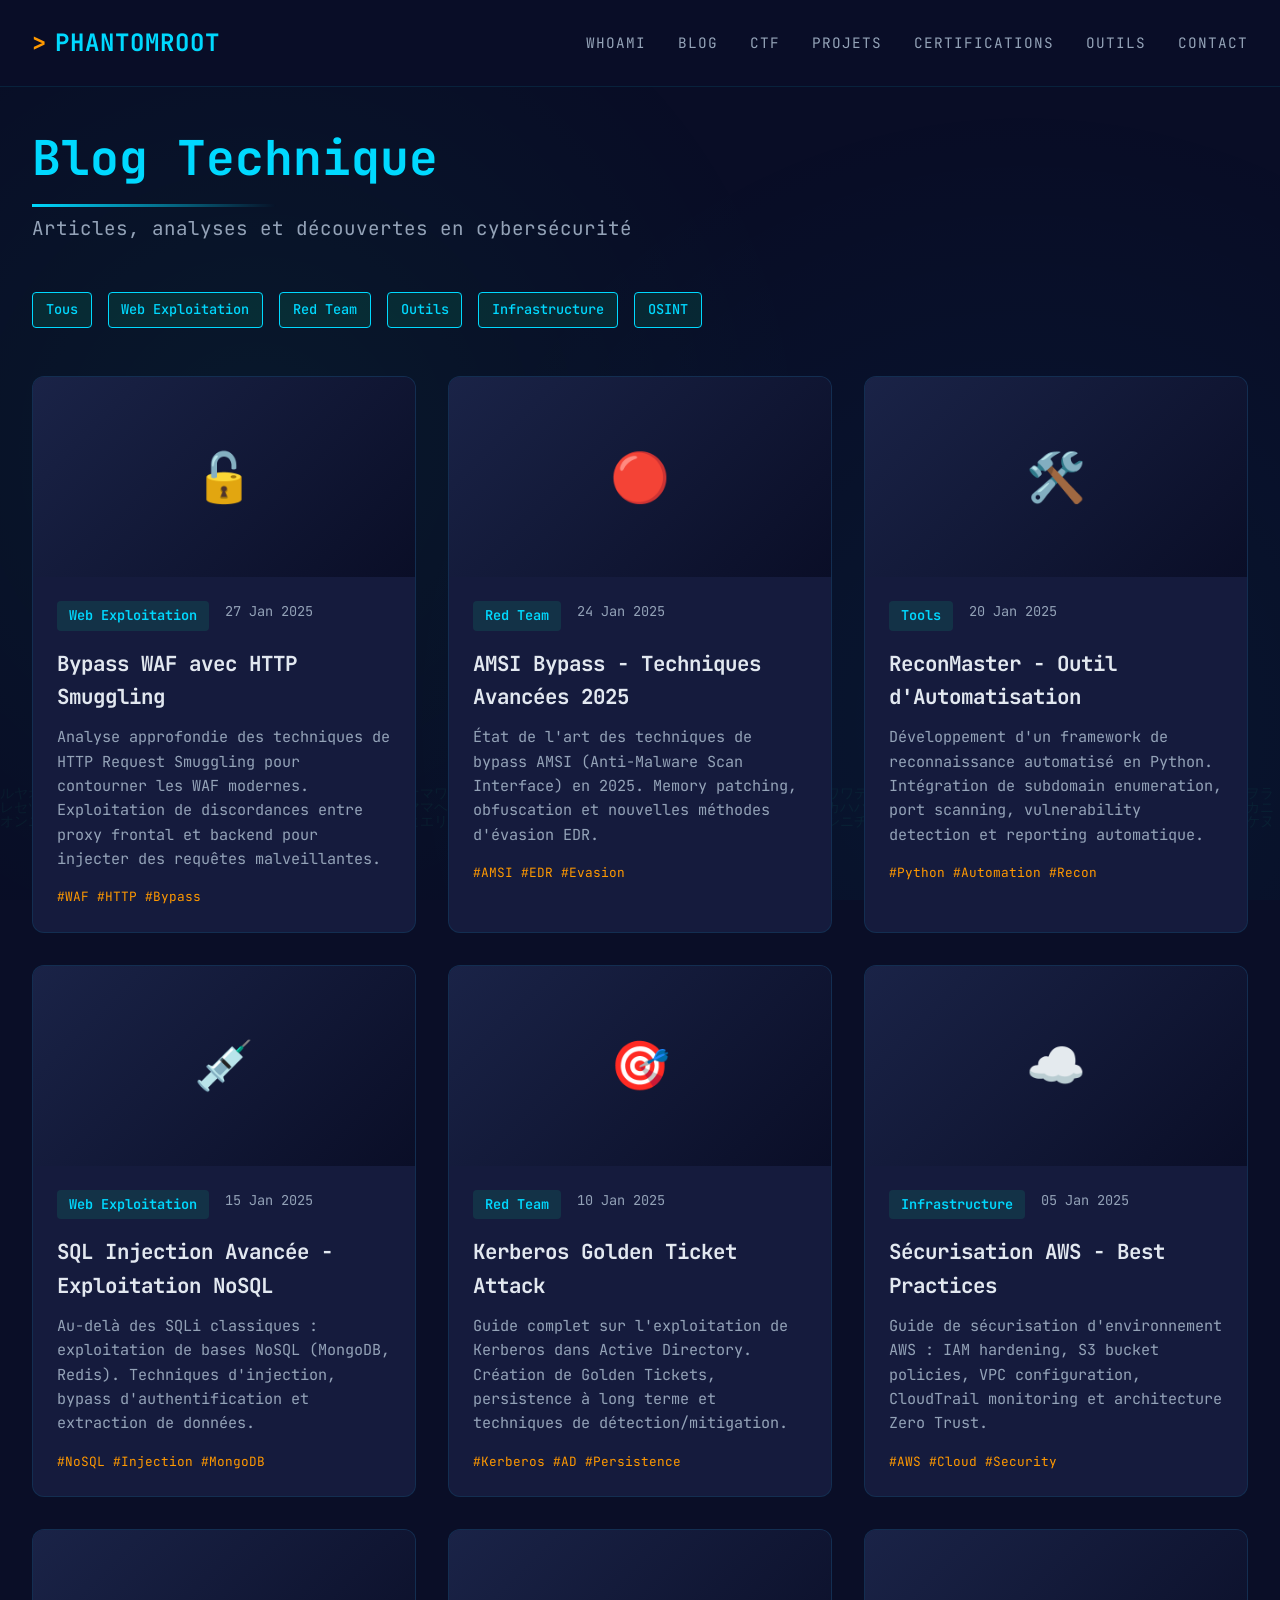
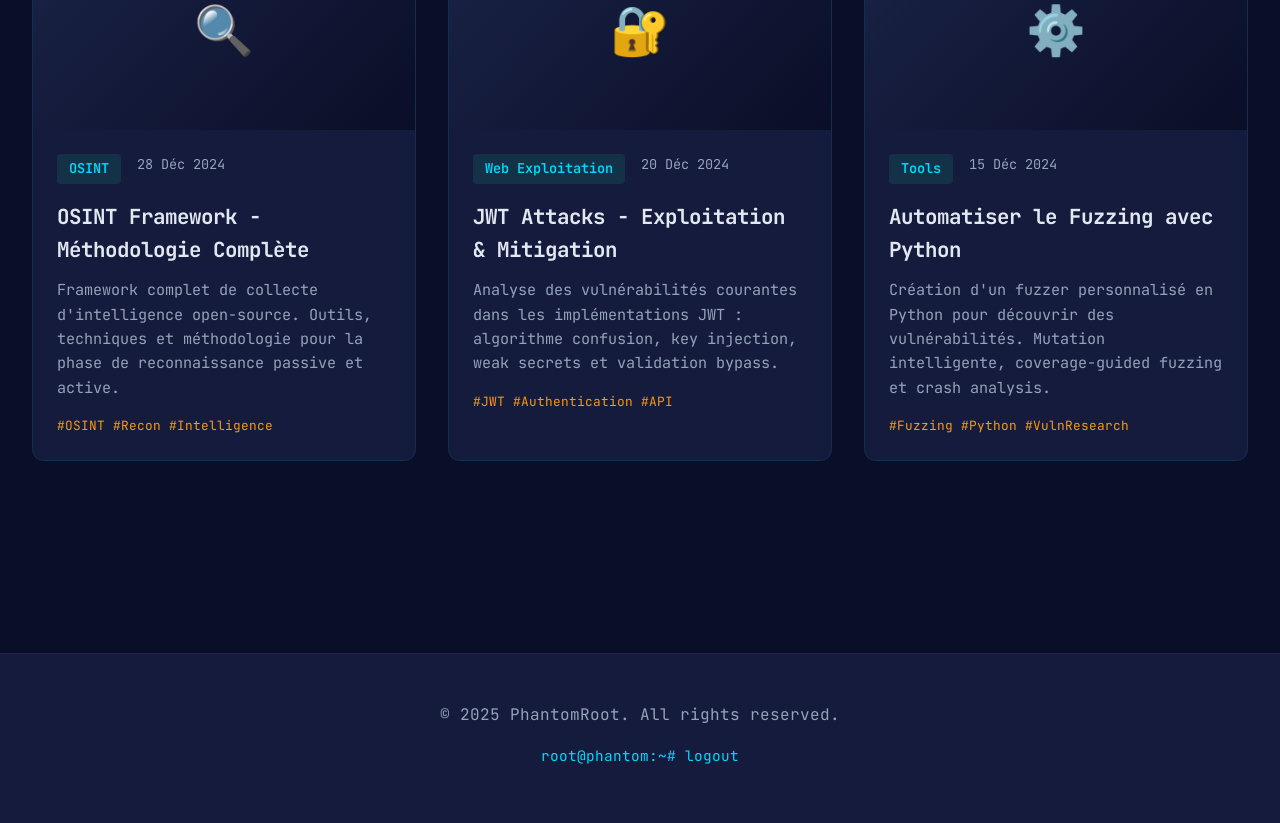
<file: blog.html>
<!DOCTYPE html>
 <html lang="fr"> <head> <meta charset="UTF-8"> 
<meta name="viewport" content="width=device-width, initial-scale=1.0"> 
<title>Blog - PhantomRoot</title> 
<link rel="stylesheet" href="css/style.css">
 <link href="https://fonts.googleapis.com/css2?family=JetBrains+Mono:wght@400;600;700&display=swap" rel="stylesheet">
 </head> 
 <body> 
    <nav> <div class="container"> <a href="index.html" class="logo">PhantomRoot</a> <button class="menu-toggle" onclick="toggleMenu()">☰</button> <ul id="nav-menu"> <li><a href="whoami.html">whoami</a></li> <li><a href="blog.html">blog</a></li> <li><a href="ctf.html">ctf</a></li> <li><a href="projects.html">projets</a></li> <li><a href="certs.html">certifications</a></li> <li><a href="tools.html">outils</a></li> <li><a href="contact.html">contact</a></li> </ul> </div> </nav> <section style="padding-top: 120px;"> <div class="container"> <h1 class="section-title">Blog Technique</h1> <p class="section-subtitle">Articles, analyses et découvertes en cybersécurité</p> <!-- Filter Tags --> <div class="tags" style="margin-bottom: 3rem;"> <span class="tag" style="cursor: pointer;" onclick="filterPosts('all')">Tous</span> <span class="tag" style="cursor: pointer;" onclick="filterPosts('web')">Web Exploitation</span> <span class="tag" style="cursor: pointer;" onclick="filterPosts('redteam')">Red Team</span> <span class="tag" style="cursor: pointer;" onclick="filterPosts('tools')">Outils</span> <span class="tag" style="cursor: pointer;" onclick="filterPosts('infrastructure')">Infrastructure</span> <span class="tag" style="cursor: pointer;" onclick="filterPosts('osint')">OSINT</span> </div> <div class="post-grid" id="posts-container"> <!-- Post 1 --> <div class="post-card" data-category="web"> <div class="post-image">🔓</div> <div class="post-content"> <div class="post-meta"> <span class="post-tag">Web Exploitation</span> <span>27 Jan 2025</span> </div> <h3 class="post-title">Bypass WAF avec HTTP Smuggling</h3> <p class="post-excerpt"> Analyse approfondie des techniques de HTTP Request Smuggling pour contourner les WAF modernes. Exploitation de discordances entre proxy frontal et backend pour injecter des requêtes malveillantes. </p> <div style="margin-top: 1rem; display: flex; gap: 0.5rem; flex-wrap: wrap;"> <span style="font-size: 0.8rem; color: var(--accent-secondary);">#WAF</span> <span style="font-size: 0.8rem; color: var(--accent-secondary);">#HTTP</span> <span style="font-size: 0.8rem; color: var(--accent-secondary);">#Bypass</span> </div> </div> </div> <!-- Post 2 --> <div class="post-card" data-category="redteam"> <div class="post-image">🔴</div> <div class="post-content"> <div class="post-meta"> <span class="post-tag">Red Team</span> <span>24 Jan 2025</span> </div> <h3 class="post-title">AMSI Bypass - Techniques Avancées 2025</h3> <p class="post-excerpt"> État de l'art des techniques de bypass AMSI (Anti-Malware Scan Interface) en 2025. Memory patching, obfuscation et nouvelles méthodes d'évasion EDR. </p> <div style="margin-top: 1rem; display: flex; gap: 0.5rem; flex-wrap: wrap;"> <span style="font-size: 0.8rem; color: var(--accent-secondary);">#AMSI</span> <span style="font-size: 0.8rem; color: var(--accent-secondary);">#EDR</span> <span style="font-size: 0.8rem; color: var(--accent-secondary);">#Evasion</span> </div> </div> </div> <!-- Post 3 --> <div class="post-card" data-category="tools"> <div class="post-image">🛠️</div> <div class="post-content"> <div class="post-meta"> <span class="post-tag">Tools</span> <span>20 Jan 2025</span> </div> <h3 class="post-title">ReconMaster - Outil d'Automatisation</h3> <p class="post-excerpt"> Développement d'un framework de reconnaissance automatisé en Python. Intégration de subdomain enumeration, port scanning, vulnerability detection et reporting automatique. </p> <div style="margin-top: 1rem; display: flex; gap: 0.5rem; flex-wrap: wrap;"> <span style="font-size: 0.8rem; color: var(--accent-secondary);">#Python</span> <span style="font-size: 0.8rem; color: var(--accent-secondary);">#Automation</span> <span style="font-size: 0.8rem; color: var(--accent-secondary);">#Recon</span> </div> </div> </div> <!-- Post 4 --> <div class="post-card" data-category="web"> <div class="post-image">💉</div> <div class="post-content"> <div class="post-meta"> <span class="post-tag">Web Exploitation</span> <span>15 Jan 2025</span> </div> <h3 class="post-title">SQL Injection Avancée - Exploitation NoSQL</h3> <p class="post-excerpt"> Au-delà des SQLi classiques : exploitation de bases NoSQL (MongoDB, Redis). Techniques d'injection, bypass d'authentification et extraction de données. </p> <div style="margin-top: 1rem; display: flex; gap: 0.5rem; flex-wrap: wrap;"> <span style="font-size: 0.8rem; color: var(--accent-secondary);">#NoSQL</span> <span style="font-size: 0.8rem; color: var(--accent-secondary);">#Injection</span> <span style="font-size: 0.8rem; color: var(--accent-secondary);">#MongoDB</span> </div> </div> </div> <!-- Post 5 --> <div class="post-card" data-category="redteam"> <div class="post-image">🎯</div> <div class="post-content"> <div class="post-meta"> <span class="post-tag">Red Team</span> <span>10 Jan 2025</span> </div> <h3 class="post-title">Kerberos Golden Ticket Attack</h3> <p class="post-excerpt"> Guide complet sur l'exploitation de Kerberos dans Active Directory. Création de Golden Tickets, persistence à long terme et techniques de détection/mitigation. </p> <div style="margin-top: 1rem; display: flex; gap: 0.5rem; flex-wrap: wrap;"> <span style="font-size: 0.8rem; color: var(--accent-secondary);">#Kerberos</span> <span style="font-size: 0.8rem; color: var(--accent-secondary);">#AD</span> <span style="font-size: 0.8rem; color: var(--accent-secondary);">#Persistence</span> </div> </div> </div> <!-- Post 6 --> <div class="post-card" data-category="infrastructure"> <div class="post-image">☁️</div> <div class="post-content"> <div class="post-meta"> <span class="post-tag">Infrastructure</span> <span>05 Jan 2025</span> </div> <h3 class="post-title">Sécurisation AWS - Best Practices</h3> <p class="post-excerpt"> Guide de sécurisation d'environnement AWS : IAM hardening, S3 bucket policies, VPC configuration, CloudTrail monitoring et architecture Zero Trust. </p> <div style="margin-top: 1rem; display: flex; gap: 0.5rem; flex-wrap: wrap;"> <span style="font-size: 0.8rem; color: var(--accent-secondary);">#AWS</span> <span style="font-size: 0.8rem; color: var(--accent-secondary);">#Cloud</span> <span style="font-size: 0.8rem; color: var(--accent-secondary);">#Security</span> </div> </div> </div> <!-- Post 7 --> <div class="post-card" data-category="osint"> <div class="post-image">🔍</div> <div class="post-content"> <div class="post-meta"> <span class="post-tag">OSINT</span> <span>28 Déc 2024</span> </div> <h3 class="post-title">OSINT Framework - Méthodologie Complète</h3> <p class="post-excerpt"> Framework complet de collecte d'intelligence open-source. Outils, techniques et méthodologie pour la phase de reconnaissance passive et active. </p> <div style="margin-top: 1rem; display: flex; gap: 0.5rem; flex-wrap: wrap;"> <span style="font-size: 0.8rem; color: var(--accent-secondary);">#OSINT</span> <span style="font-size: 0.8rem; color: var(--accent-secondary);">#Recon</span> <span style="font-size: 0.8rem; color: var(--accent-secondary);">#Intelligence</span> </div> </div> </div> <!-- Post 8 --> <div class="post-card" data-category="web"> <div class="post-image">🔐</div> <div class="post-content"> <div class="post-meta"> <span class="post-tag">Web Exploitation</span> <span>20 Déc 2024</span> </div> <h3 class="post-title">JWT Attacks - Exploitation & Mitigation</h3> <p class="post-excerpt"> Analyse des vulnérabilités courantes dans les implémentations JWT : algorithme confusion, key injection, weak secrets et validation bypass. </p> <div style="margin-top: 1rem; display: flex; gap: 0.5rem; flex-wrap: wrap;"> <span style="font-size: 0.8rem; color: var(--accent-secondary);">#JWT</span> <span style="font-size: 0.8rem; color: var(--accent-secondary);">#Authentication</span> <span style="font-size: 0.8rem; color: var(--accent-secondary);">#API</span> </div> </div> </div> <!-- Post 9 --> <div class="post-card" data-category="tools"> <div class="post-image">⚙️</div> <div class="post-content"> <div class="post-meta"> <span class="post-tag">Tools</span> <span>15 Déc 2024</span> </div> <h3 class="post-title">Automatiser le Fuzzing avec Python</h3> <p class="post-excerpt"> Création d'un fuzzer personnalisé en Python pour découvrir des vulnérabilités. Mutation intelligente, coverage-guided fuzzing et crash analysis. </p> <div style="margin-top: 1rem; display: flex; gap: 0.5rem; flex-wrap: wrap;"> <span style="font-size: 0.8rem; color: var(--accent-secondary);">#Fuzzing</span> <span style="font-size: 0.8rem; color: var(--accent-secondary);">#Python</span> <span style="font-size: 0.8rem; color: var(--accent-secondary);">#VulnResearch</span> </div> </div> </div> </div> </div> </section> <footer> <div class="container"> <p>&copy; 2025 PhantomRoot. All rights reserved.</p> <p class="terminal-text">root@phantom:~# logout</p> </div> </footer> <script src="js/auth.js"></script> <script> function toggleMenu() { const menu = document.getElementById('nav-menu'); menu.classList.toggle('active'); } function filterPosts(category) { const posts = document.querySelectorAll('.post-card'); posts.forEach(post => { if (category === 'all' || post.dataset.category === category) { post.style.display = 'block'; } else { post.style.display = 'none'; } }); } </script>
</file>
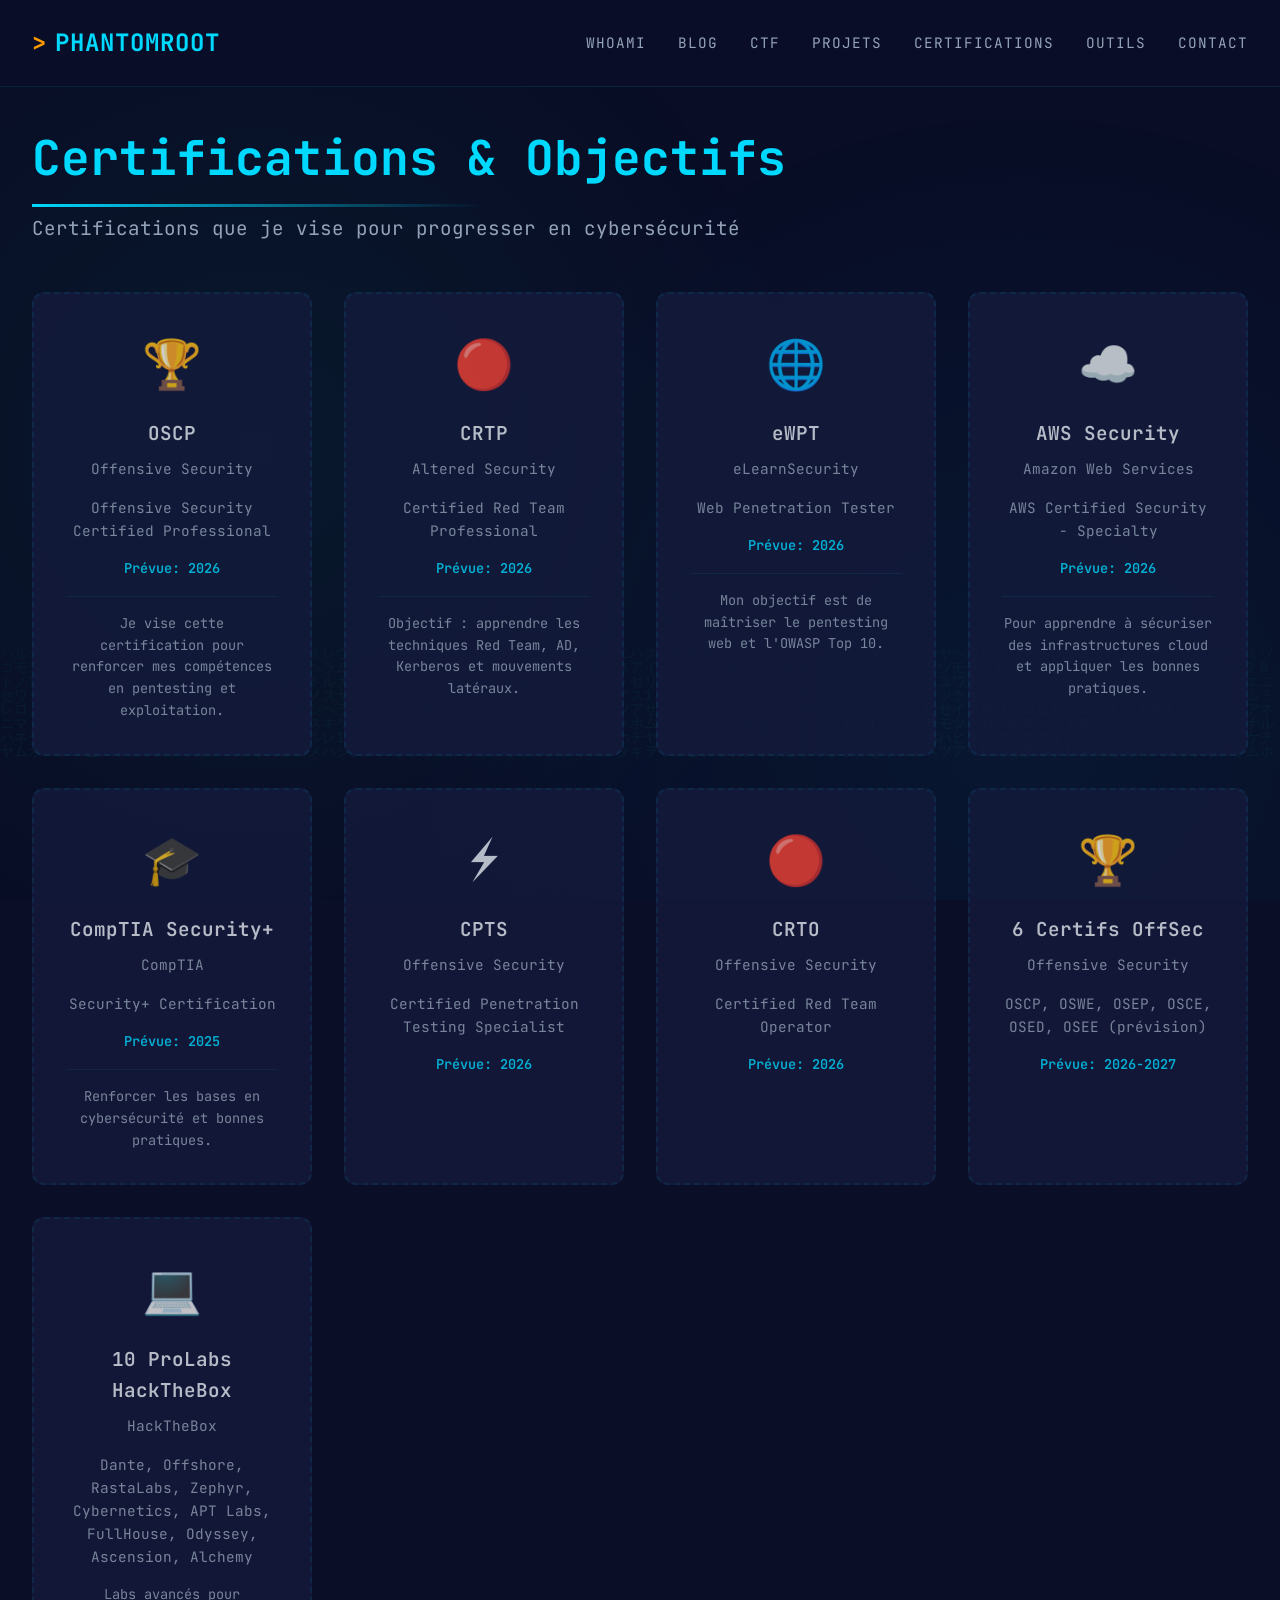
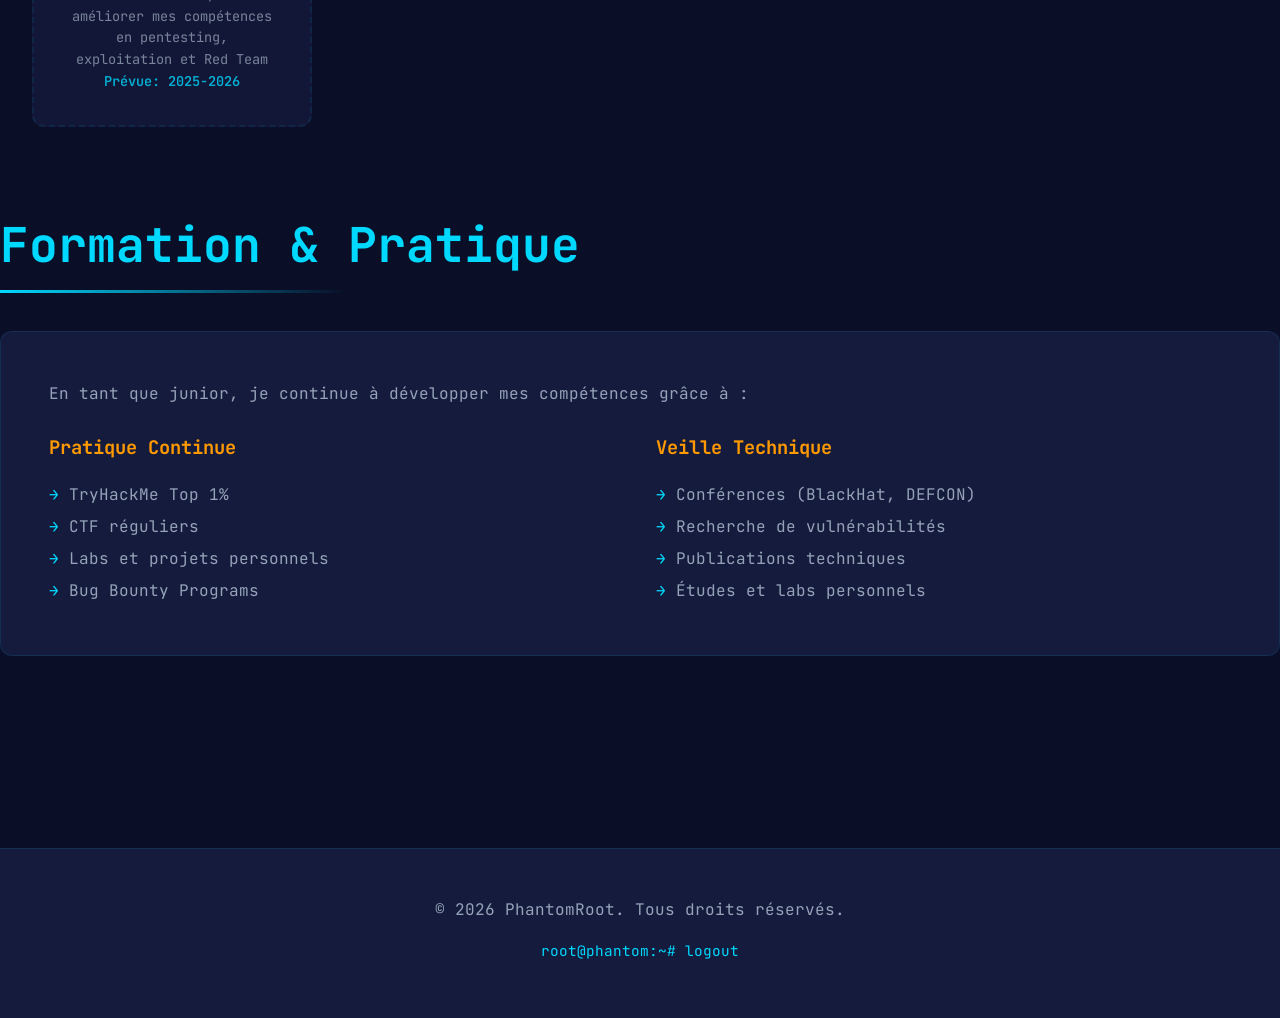
<file: certs.html>
<!DOCTYPE html>
<html lang="fr">
<head>
    <meta charset="UTF-8">
    <meta name="viewport" content="width=device-width, initial-scale=1.0">
    <title>Certifications - PhantomRoot</title>
    <link rel="stylesheet" href="css/style.css">
    <link href="https://fonts.googleapis.com/css2?family=JetBrains+Mono:wght@400;600;700&display=swap" rel="stylesheet">
</head>
<body>
    <nav>
        <div class="container">
            <a href="index.html" class="logo">PhantomRoot</a>
            <button class="menu-toggle" onclick="toggleMenu()">☰</button>
            <ul id="nav-menu">
                <li><a href="whoami.html">whoami</a></li>
                <li><a href="blog.html">blog</a></li>
                <li><a href="ctf.html">ctf</a></li>
                <li><a href="projects.html">projets</a></li>
                <li><a href="certs.html">certifications</a></li>
                <li><a href="tools.html">outils</a></li>
                <li><a href="contact.html">contact</a></li>
            </ul>
        </div>
    </nav>

    <section style="padding-top: 120px;">
        <div class="container">
            <h1 class="section-title">Certifications & Objectifs</h1>
            <p class="section-subtitle">Certifications que je vise pour progresser en cybersécurité</p>

            <div class="cert-grid">
                <!-- Exemple d'une certification que tu vises -->
                <div class="cert-card" style="border: 2px dashed var(--border-color); opacity: 0.8;">
                    <div class="cert-badge">🏆</div>
                    <h3 class="cert-name">OSCP</h3>
                    <p class="cert-issuer">Offensive Security</p>
                    <p style="color: var(--text-secondary); font-size: 0.9rem; margin: 1rem 0;">
                        Offensive Security Certified Professional
                    </p>
                    <p class="cert-date">Prévue: 2026</p>
                    <div style="margin-top: 1rem; padding-top: 1rem; border-top: 1px solid var(--border-color);">
                        <p style="font-size: 0.85rem; color: var(--text-secondary);">
                            Je vise cette certification pour renforcer mes compétences en pentesting et exploitation.
                        </p>
                    </div>
                </div>

                <div class="cert-card" style="border: 2px dashed var(--border-color); opacity: 0.8;">
                    <div class="cert-badge">🔴</div>
                    <h3 class="cert-name">CRTP</h3>
                    <p class="cert-issuer">Altered Security</p>
                    <p style="color: var(--text-secondary); font-size: 0.9rem; margin: 1rem 0;">
                        Certified Red Team Professional
                    </p>
                    <p class="cert-date">Prévue: 2026</p>
                    <div style="margin-top: 1rem; padding-top: 1rem; border-top: 1px solid var(--border-color);">
                        <p style="font-size: 0.85rem; color: var(--text-secondary);">
                            Objectif : apprendre les techniques Red Team, AD, Kerberos et mouvements latéraux.
                        </p>
                    </div>
                </div>

                <div class="cert-card" style="border: 2px dashed var(--border-color); opacity: 0.8;">
                    <div class="cert-badge">🌐</div>
                    <h3 class="cert-name">eWPT</h3>
                    <p class="cert-issuer">eLearnSecurity</p>
                    <p style="color: var(--text-secondary); font-size: 0.9rem; margin: 1rem 0;">
                        Web Penetration Tester
                    </p>
                    <p class="cert-date">Prévue: 2026</p>
                    <div style="margin-top: 1rem; padding-top: 1rem; border-top: 1px solid var(--border-color);">
                        <p style="font-size: 0.85rem; color: var(--text-secondary);">
                            Mon objectif est de maîtriser le pentesting web et l'OWASP Top 10.
                        </p>
                    </div>
                </div>

                <div class="cert-card" style="border: 2px dashed var(--border-color); opacity: 0.8;">
                    <div class="cert-badge">☁️</div>
                    <h3 class="cert-name">AWS Security</h3>
                    <p class="cert-issuer">Amazon Web Services</p>
                    <p style="color: var(--text-secondary); font-size: 0.9rem; margin: 1rem 0;">
                        AWS Certified Security - Specialty
                    </p>
                    <p class="cert-date">Prévue: 2026</p>
                    <div style="margin-top: 1rem; padding-top: 1rem; border-top: 1px solid var(--border-color);">
                        <p style="font-size: 0.85rem; color: var(--text-secondary);">
                            Pour apprendre à sécuriser des infrastructures cloud et appliquer les bonnes pratiques.
                        </p>
                    </div>
                </div>

                <div class="cert-card" style="border: 2px dashed var(--border-color); opacity: 0.8;">
                    <div class="cert-badge">🎓</div>
                    <h3 class="cert-name">CompTIA Security+</h3>
                    <p class="cert-issuer">CompTIA</p>
                    <p style="color: var(--text-secondary); font-size: 0.9rem; margin: 1rem 0;">
                        Security+ Certification
                    </p>
                    <p class="cert-date">Prévue: 2025</p>
                    <div style="margin-top: 1rem; padding-top: 1rem; border-top: 1px solid var(--border-color);">
                        <p style="font-size: 0.85rem; color: var(--text-secondary);">
                            Renforcer les bases en cybersécurité et bonnes pratiques.
                        </p>
                    </div>
                </div>
                <!-- CPTS -->
                <div class="cert-card" style="border: 2px dashed var(--border-color); opacity: 0.8;">
                    <div class="cert-badge">⚡</div>
                    <h3 class="cert-name">CPTS</h3>
                    <p class="cert-issuer">Offensive Security</p>
                    <p style="color: var(--text-secondary); font-size: 0.9rem; margin: 1rem 0;">
                        Certified Penetration Testing Specialist
                    </p>
                    <p class="cert-date">Prévue: 2026</p>
                </div>

                <!-- CRTO -->
                <div class="cert-card" style="border: 2px dashed var(--border-color); opacity: 0.8;">
                    <div class="cert-badge">🔴</div>
                    <h3 class="cert-name">CRTO</h3>
                    <p class="cert-issuer">Offensive Security</p>
                    <p style="color: var(--text-secondary); font-size: 0.9rem; margin: 1rem 0;">
                        Certified Red Team Operator
                    </p>
                    <p class="cert-date">Prévue: 2026</p>
                </div>
                 <!-- 6 autres certifs OffSec -->
                <div class="cert-card" style="border: 2px dashed var(--border-color); opacity: 0.8;">
                    <div class="cert-badge">🏆</div>
                    <h3 class="cert-name">6 Certifs OffSec</h3>
                    <p class="cert-issuer">Offensive Security</p>
                    <p style="color: var(--text-secondary); font-size: 0.9rem; margin: 1rem 0;">
                        OSCP, OSWE, OSEP, OSCE, OSED, OSEE (prévision)
                    </p>
                    <p class="cert-date">Prévue: 2026-2027</p>
                </div>

                <!-- 10 ProLabs HTB -->
                <div class="cert-card" style="border: 2px dashed var(--border-color); opacity: 0.8;">
                    <div class="cert-badge">💻</div>
                    <h3 class="cert-name">10 ProLabs HackTheBox</h3>
                    <p class="cert-issuer">HackTheBox</p>
                    <p style="color: var(--text-secondary); font-size: 0.9rem; margin: 1rem 0;">
                        Dante, Offshore, RastaLabs, Zephyr, Cybernetics, APT Labs, FullHouse, Odyssey, Ascension, Alchemy
                    </p>
                    <p style="color: var(--text-secondary); font-size: 0.85rem; margin-top: 0.5rem;">
                        Labs avancés pour améliorer mes compétences en pentesting, exploitation et Red Team
                    </p>
                    <p class="cert-date">Prévue: 2025-2026</p>
                </div>
            </div>
            </div>

            <div style="margin-top: 5rem;">
                <h2 class="section-title">Formation & Pratique</h2>
                <div style="background: var(--bg-secondary); border: 1px solid var(--border-color); border-radius: 12px; padding: 3rem; margin-top: 2rem;">
                    <p style="color: var(--text-secondary); line-height: 1.8; margin-bottom: 1.5rem;">
                        En tant que junior, je continue à développer mes compétences grâce à :
                    </p>
                    <div style="display: grid; grid-template-columns: repeat(auto-fit, minmax(300px, 1fr)); gap: 2rem;">
                        <div>
                            <h3 style="color: var(--accent-secondary); margin-bottom: 1rem;">Pratique Continue</h3>
                            <ul style="list-style: none; color: var(--text-secondary); line-height: 2;">
                                <li><span style="color: var(--accent-primary);">→</span> TryHackMe Top 1%</li>
                                <li><span style="color: var(--accent-primary);">→</span> CTF réguliers</li>
                                <li><span style="color: var(--accent-primary);">→</span> Labs et projets personnels</li>
                                <li><span style="color: var(--accent-primary);">→</span> Bug Bounty Programs</li>
                            </ul>
                        </div>
                        <div>
                            <h3 style="color: var(--accent-secondary); margin-bottom: 1rem;">Veille Technique</h3>
                            <ul style="list-style: none; color: var(--text-secondary); line-height: 2;">
                                <li><span style="color: var(--accent-primary);">→</span> Conférences (BlackHat, DEFCON)</li>
                                <li><span style="color: var(--accent-primary);">→</span> Recherche de vulnérabilités</li>
                                <li><span style="color: var(--accent-primary);">→</span> Publications techniques</li>
                                <li><span style="color: var(--accent-primary);">→</span> Études et labs personnels</li>
                            </ul>
                        </div>
                    </div>
                </div>
            </div>
        </div>
    </section>

    <footer>
        <div class="container">
            <p>&copy; 2026 PhantomRoot. Tous droits réservés.</p>
            <p class="terminal-text">root@phantom:~# logout</p>
        </div>
    </footer>

    <script src="js/auth.js"></script>
    <script>
        function toggleMenu() {
            const menu = document.getElementById('nav-menu');
            menu.classList.toggle('active');
        }
    </script>
</body>
</html>
</file>
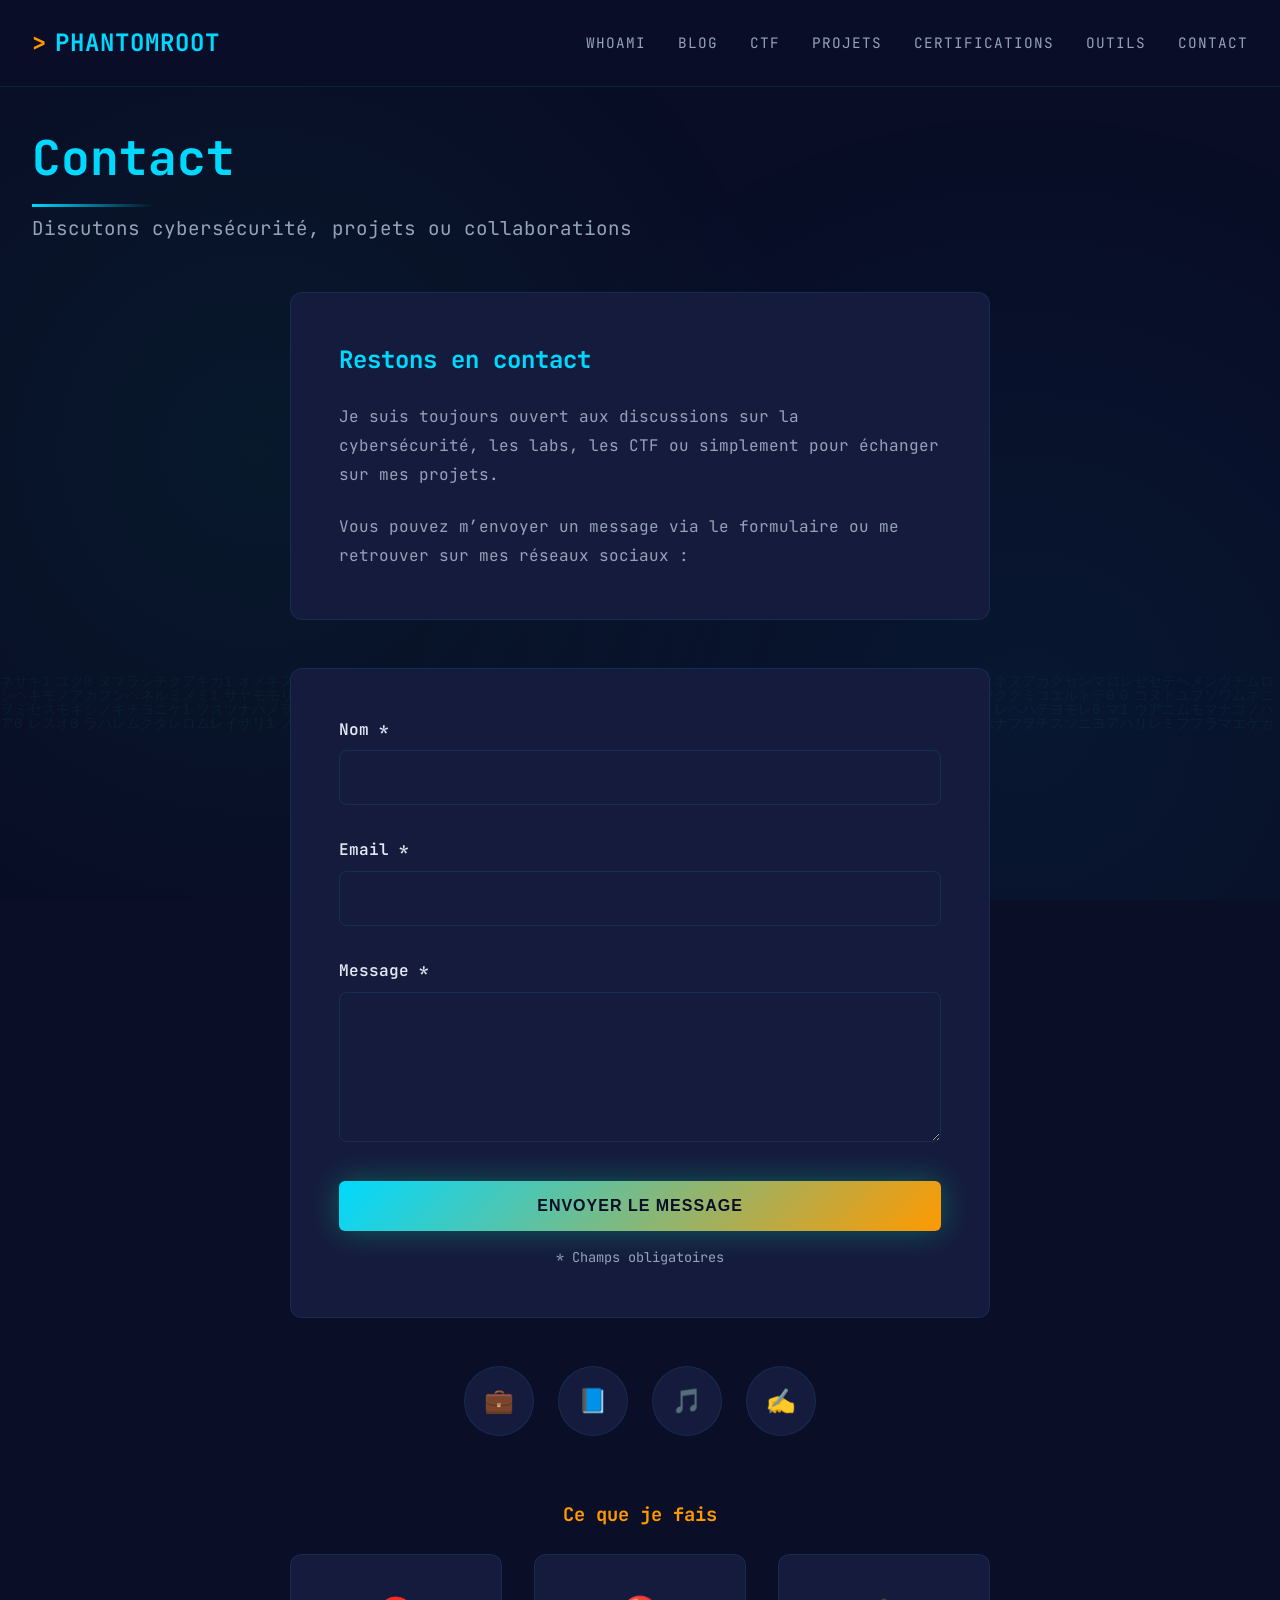
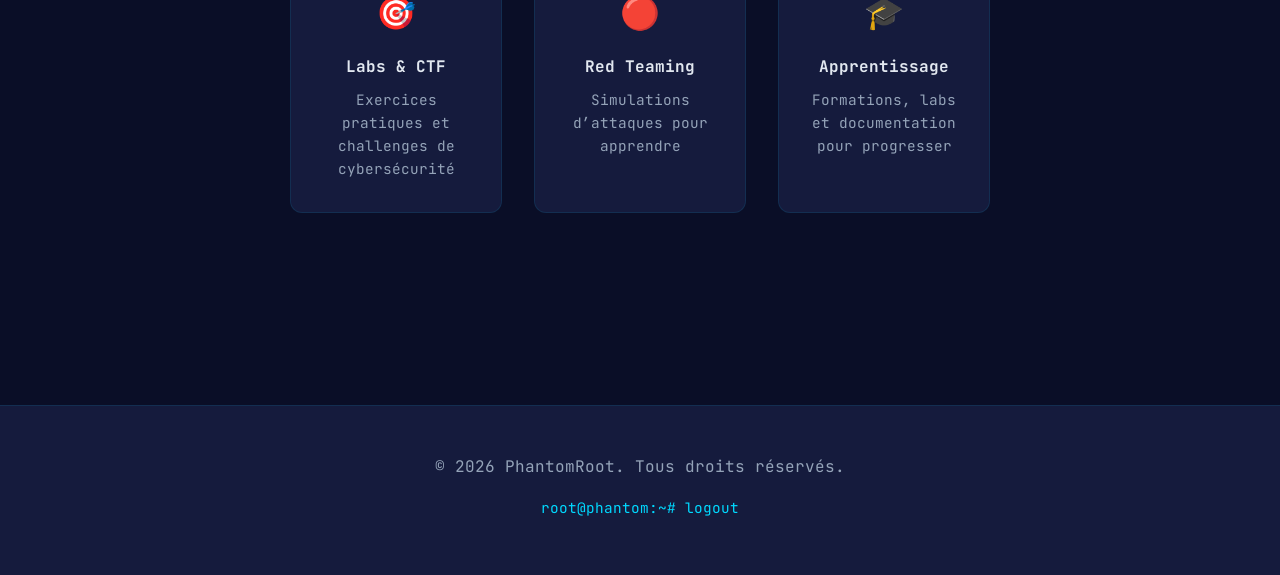
<file: contact.html>
<!DOCTYPE html>
<html lang="fr">
<head>
    <meta charset="UTF-8">
    <meta name="viewport" content="width=device-width, initial-scale=1.0">
    <title>Contact - PhantomRoot</title>
    <link rel="stylesheet" href="css/style.css">
    <link href="https://fonts.googleapis.com/css2?family=JetBrains+Mono:wght@400;600;700&display=swap" rel="stylesheet">
</head>
<body>
    <nav>
        <div class="container">
            <a href="index.html" class="logo">PhantomRoot</a>
            <button class="menu-toggle" onclick="toggleMenu()">☰</button>
            <ul id="nav-menu">
                <li><a href="whoami.html">whoami</a></li>
                <li><a href="blog.html">blog</a></li>
                <li><a href="ctf.html">ctf</a></li>
                <li><a href="projects.html">projets</a></li>
                <li><a href="certs.html">certifications</a></li>
                <li><a href="tools.html">outils</a></li>
                <li><a href="contact.html">contact</a></li>
            </ul>
        </div>
    </nav>

    <section style="padding-top: 120px;">
        <div class="container">
            <h1 class="section-title">Contact</h1>
            <p class="section-subtitle">Discutons cybersécurité, projets ou collaborations</p>

            <div class="contact-container">
                <div style="background: var(--bg-secondary); border: 1px solid var(--border-color); border-radius: 12px; padding: 3rem; margin-bottom: 3rem;">
                    <h2 style="color: var(--accent-primary); margin-bottom: 1.5rem;">Restons en contact</h2>
                    <p style="color: var(--text-secondary); line-height: 1.8; margin-bottom: 1.5rem;">
                        Je suis toujours ouvert aux discussions sur la cybersécurité, les labs, les CTF ou simplement pour échanger sur mes projets.
                    </p>
                    <p style="color: var(--text-secondary); line-height: 1.8;">
                        Vous pouvez m’envoyer un message via le formulaire ou me retrouver sur mes réseaux sociaux :
                    </p>
                </div>

                <form id="contact-form" style="background: var(--bg-secondary); border: 1px solid var(--border-color); border-radius: 12px; padding: 3rem; margin-bottom: 3rem;">
                    <div class="form-group">
                        <label for="name">Nom *</label>
                        <input type="text" id="name" name="name" required>
                    </div>

                    <div class="form-group">
                        <label for="email">Email *</label>
                        <input type="email" id="email" name="email" required>
                    </div>

                    <div class="form-group">
                        <label for="message">Message *</label>
                        <textarea id="message" name="message" required></textarea>
                    </div>

                    <button type="submit" class="btn btn-primary" style="width: 100%;">
                        Envoyer le message
                    </button>

                    <p style="color: var(--text-secondary); font-size: 0.85rem; margin-top: 1rem; text-align: center;">
                        * Champs obligatoires
                    </p>
                </form>

                <div class="social-links" style="display: flex; justify-content: center; gap: 1.5rem; margin-bottom: 4rem;">
                    <a href="https://www.linkedin.com/in/lahdore/" class="social-link" title="LinkedIn" target="_blank">💼 </a>
                    <a href="https://www.facebook.com/profile.php?id=61585991974122" class="social-link" title="Facebook" target="_blank">📘</a>
                    <a href="https://www.tiktok.com/@4llm1ght.security" class="social-link" title="TikTok" target="_blank">🎵</a>
                    <a href="https://medium.com/@dorelah2003/" class="social-link" title="Medium" target="_blank">✍️</a>
                </div>

                <div style="text-align: center;">
                    <h3 style="color: var(--accent-secondary); margin-bottom: 1.5rem;">Ce que je fais</h3>
                    <div style="display: grid; grid-template-columns: repeat(auto-fit, minmax(200px, 1fr)); gap: 2rem;">
                        <div style="background: var(--bg-secondary); border: 1px solid var(--border-color); border-radius: 12px; padding: 2rem;">
                            <div style="font-size: 2rem; margin-bottom: 1rem;">🎯</div>
                            <h4 style="color: var(--text-primary); margin-bottom: 0.5rem;">Labs & CTF</h4>
                            <p style="color: var(--text-secondary); font-size: 0.9rem;">Exercices pratiques et challenges de cybersécurité</p>
                        </div>
                        <div style="background: var(--bg-secondary); border: 1px solid var(--border-color); border-radius: 12px; padding: 2rem;">
                            <div style="font-size: 2rem; margin-bottom: 1rem;">🔴</div>
                            <h4 style="color: var(--text-primary); margin-bottom: 0.5rem;">Red Teaming</h4>
                            <p style="color: var(--text-secondary); font-size: 0.9rem;">Simulations d’attaques pour apprendre</p>
                        </div>
                        <div style="background: var(--bg-secondary); border: 1px solid var(--border-color); border-radius: 12px; padding: 2rem;">
                            <div style="font-size: 2rem; margin-bottom: 1rem;">🎓</div>
                            <h4 style="color: var(--text-primary); margin-bottom: 0.5rem;">Apprentissage</h4>
                            <p style="color: var(--text-secondary); font-size: 0.9rem;">Formations, labs et documentation pour progresser</p>
                        </div>
                    </div>
                </div>

            </div>
        </div>
    </section>

    <footer>
        <div class="container">
            <p>&copy; 2026 PhantomRoot. Tous droits réservés.</p>
            <p class="terminal-text">root@phantom:~# logout</p>
        </div>
    </footer>

    <script src="js/auth.js"></script>
    <script>
        function toggleMenu() {
            const menu = document.getElementById('nav-menu');
            menu.classList.toggle('active');
        }

        document.getElementById('contact-form').addEventListener('submit', function(e) {
            e.preventDefault();
            alert('Fonctionnalité du formulaire à implémenter avec EmailJS, Formspree ou autre.');
        });
    </script>
</body>
</html>
</file>
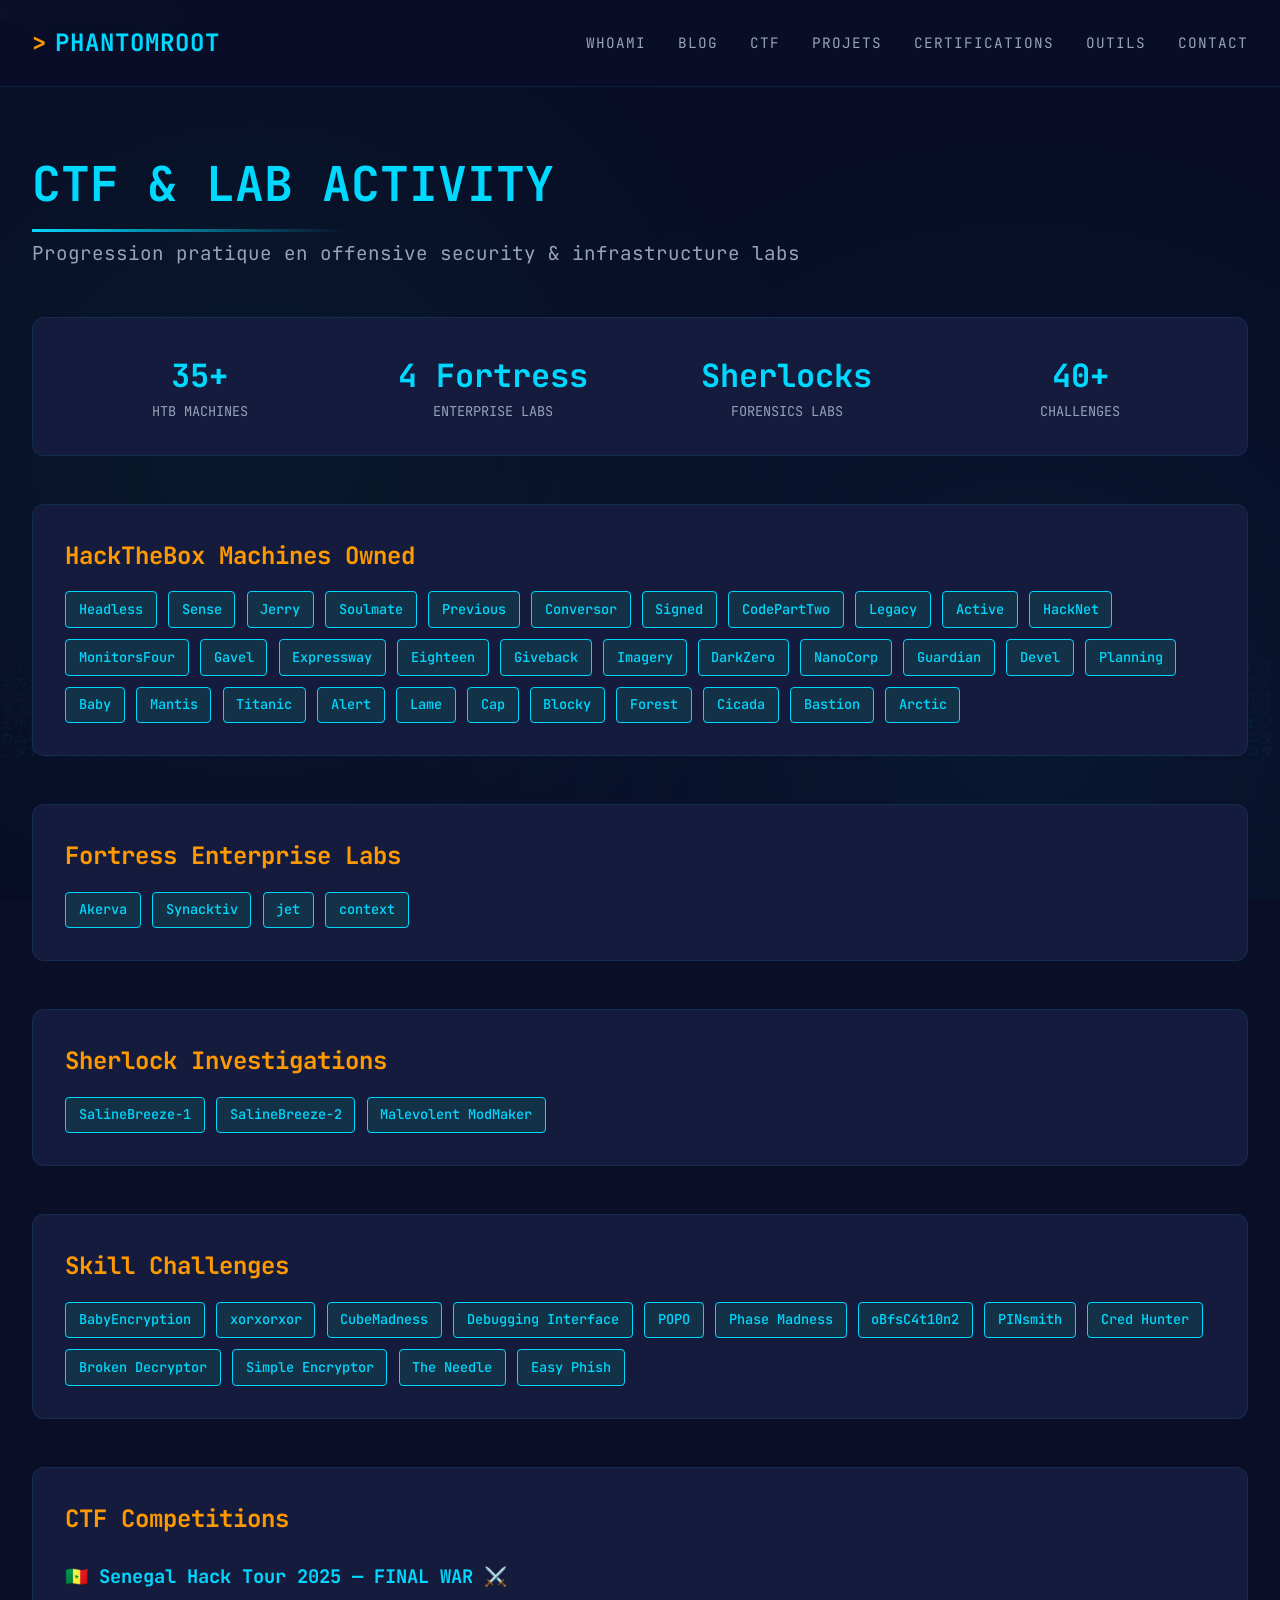
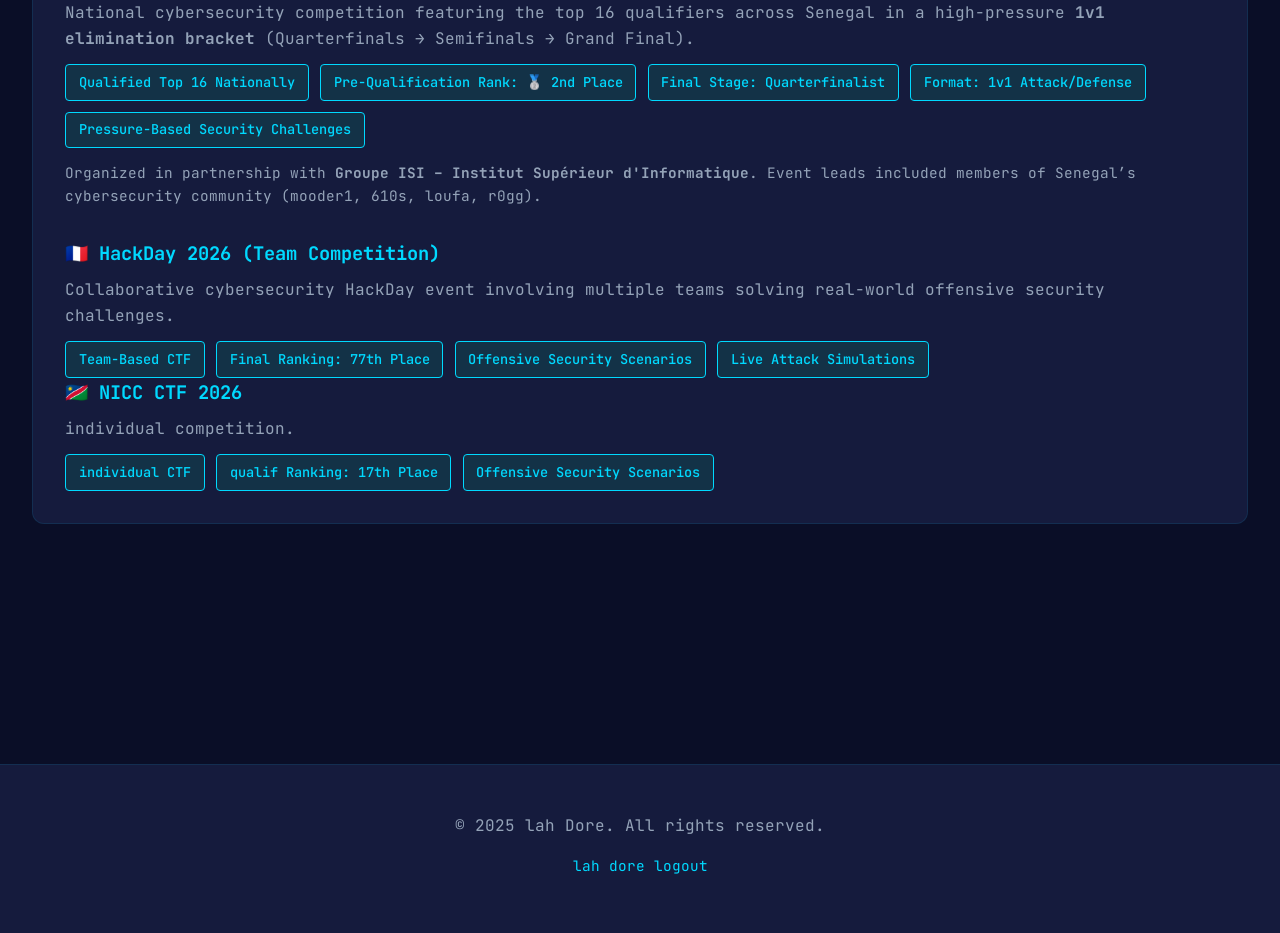
<file: ctf.html>
attend je t'envoie <!DOCTYPE html>
<html lang="fr">
<head>
    <meta charset="UTF-8">
    <meta name="viewport" content="width=device-width, initial-scale=1.0">
    <title>CTF Writeups - PhantomRoot</title>
    <link rel="stylesheet" href="css/style.css">
    <link href="https://fonts.googleapis.com/css2?family=JetBrains+Mono:wght@400;600;700&display=swap" rel="stylesheet">
</head>
<body>
    <nav>
        <div class="container">
            <a href="index.html" class="logo">PhantomRoot</a>
            <button class="menu-toggle" onclick="toggleMenu()">☰</button>
            <ul id="nav-menu">
                <li><a href="whoami.html">whoami</a></li>
                <li><a href="blog.html">blog</a></li>
                <li><a href="ctf.html">ctf</a></li>
                <li><a href="projects.html">projets</a></li>
                <li><a href="certs.html">certifications</a></li>
                <li><a href="tools.html">outils</a></li>
                <li><a href="contact.html">contact</a></li>
            </ul>
        </div>
    </nav>

   <section style="padding-top: 120px;">
    <div class="container">
        <h1 class="section-title">CTF & LAB ACTIVITY</h1>
        <p class="section-subtitle">Progression pratique en offensive security & infrastructure labs</p>

        <!-- STATS RÉELLES -->
        <div style="display: grid; grid-template-columns: repeat(auto-fit, minmax(180px, 1fr)); gap: 1.5rem; margin: 3rem 0; padding: 2rem; background: var(--bg-secondary); border: 1px solid var(--border-color); border-radius: 12px;">
            <div style="text-align: center;">
                <div style="font-size: 2rem; color: var(--accent-primary); font-weight: 700;">35+</div>
                <div style="color: var(--text-secondary); text-transform: uppercase; font-size: 0.85rem;">HTB Machines</div>
            </div>
            <div style="text-align: center;">
                <div style="font-size: 2rem; color: var(--accent-primary); font-weight: 700;">4 Fortress</div>
                <div style="color: var(--text-secondary); text-transform: uppercase; font-size: 0.85rem;">Enterprise Labs</div>
            </div>
            <div style="text-align: center;">
                <div style="font-size: 2rem; color: var(--accent-primary); font-weight: 700;">Sherlocks</div>
                <div style="color: var(--text-secondary); text-transform: uppercase; font-size: 0.85rem;">Forensics Labs</div>
            </div>
            <div style="text-align: center;">
                <div style="font-size: 2rem; color: var(--accent-primary); font-weight: 700;">40+</div>
                <div style="color: var(--text-secondary); text-transform: uppercase; font-size: 0.85rem;">Challenges</div>
            </div>
        </div>

        <!-- MACHINES -->
        <div style="margin-bottom: 3rem; padding: 2rem; background: var(--bg-secondary); border: 1px solid var(--border-color); border-radius: 12px;">
            <h2 style="color: var(--accent-secondary); margin-bottom: 1rem;">HackTheBox Machines Owned</h2>
            <div style="display: flex; flex-wrap: wrap; gap: 0.7rem;">
                <span class="tag">Headless</span><span class="tag">Sense</span><span class="tag">Jerry</span>
                <span class="tag">Soulmate</span><span class="tag">Previous</span><span class="tag">Conversor</span>
                <span class="tag">Signed</span><span class="tag">CodePartTwo</span><span class="tag">Legacy</span>
                <span class="tag">Active</span><span class="tag">HackNet</span><span class="tag">MonitorsFour</span>
                <span class="tag">Gavel</span><span class="tag">Expressway</span><span class="tag">Eighteen</span>
                <span class="tag">Giveback</span><span class="tag">Imagery</span><span class="tag">DarkZero</span>
                <span class="tag">NanoCorp</span><span class="tag">Guardian</span><span class="tag">Devel</span>
                <span class="tag">Planning</span><span class="tag">Baby</span><span class="tag">Mantis</span>
                <span class="tag">Titanic</span><span class="tag">Alert</span><span class="tag">Lame</span>
                <span class="tag">Cap</span><span class="tag">Blocky</span><span class="tag">Forest</span>
                <span class="tag">Cicada</span><span class="tag">Bastion</span><span class="tag">Arctic</span>
            </div>
        </div>

      <!-- FORTRESS -->
<div class="ctf-block">
    <h2>Fortress Enterprise Labs</h2>
    <div class="tag-container">
        <span class="tag">Akerva</span>
        <span class="tag">Synacktiv</span>
        <span class="tag">jet</span>
        <span class="tag">context</span>
    </div>
</div>

<!-- SHERLOCKS -->
<div class="ctf-block">
    <h2>Sherlock Investigations</h2>
    <div class="tag-container">
        <span class="tag">SalineBreeze‑1</span>
        <span class="tag">SalineBreeze‑2</span>
        <span class="tag">Malevolent ModMaker</span>
    </div>
</div>


        <!-- CHALLENGES -->
        <div style="margin-bottom: 3rem; padding: 2rem; background: var(--bg-secondary); border: 1px solid var(--border-color); border-radius: 12px;">
            <h2 style="color: var(--accent-secondary); margin-bottom: 1rem;">Skill Challenges</h2>
            <div style="display:flex;flex-wrap:wrap;gap:0.7rem;">
                <span class="tag">BabyEncryption</span><span class="tag">xorxorxor</span>
                <span class="tag">CubeMadness</span><span class="tag">Debugging Interface</span>
                <span class="tag">POPO</span><span class="tag">Phase Madness</span>
                <span class="tag">oBfsC4t10n2</span><span class="tag">PINsmith</span>
                <span class="tag">Cred Hunter</span><span class="tag">Broken Decryptor</span>
                <span class="tag">Simple Encryptor</span><span class="tag">The Needle</span>
                <span class="tag">Easy Phish</span>
            </div>
        </div>
         <!-- CTF COMPETITIONS -->
<div style="margin-bottom: 3rem; padding: 2rem; background: var(--bg-secondary); border: 1px solid var(--border-color); border-radius: 12px;">
    <h2 style="color: var(--accent-secondary); margin-bottom: 1.5rem;">CTF Competitions</h2>

    <!-- Senegal Hack Tour -->
    <div style="margin-bottom: 2rem;">
        <h3 style="color: var(--accent-primary);">🇸🇳 Senegal Hack Tour 2025 — FINAL WAR ⚔</h3>
        <p style="color: var(--text-secondary); margin: 0.5rem 0;">
            National cybersecurity competition featuring the top 16 qualifiers across Senegal in a high-pressure
            <strong>1v1 elimination bracket</strong> (Quarterfinals → Semifinals → Grand Final).
        </p>

        <div style="display:flex;flex-wrap:wrap;gap:0.7rem;margin-top:0.8rem;">
            <span class="tag">Qualified Top 16 Nationally</span>
            <span class="tag">Pre-Qualification Rank: 🥈 2nd Place</span>
            <span class="tag">Final Stage: Quarterfinalist</span>
            <span class="tag">Format: 1v1 Attack/Defense</span>
            <span class="tag">Pressure-Based Security Challenges</span>
        </div>

        <p style="margin-top:0.8rem; color: var(--text-secondary); font-size:0.9rem;">
            Organized in partnership with <strong>Groupe ISI – Institut Supérieur d'Informatique</strong>.  
            Event leads included members of Senegal’s cybersecurity community (mooder1, 610s, loufa, r0gg).
        </p>
    </div>

    <!-- HackDay 2026 -->
    <div>
        <h3 style="color: var(--accent-primary);">🇫🇷 HackDay 2026 (Team Competition)</h3>
        <p style="color: var(--text-secondary); margin: 0.5rem 0;">
            Collaborative cybersecurity HackDay event involving multiple teams solving real-world offensive security challenges.
        </p>

        <div style="display:flex;flex-wrap:wrap;gap:0.7rem;margin-top:0.8rem;">
            <span class="tag">Team-Based CTF</span>
            <span class="tag">Final Ranking: 77th Place</span>
            <span class="tag">Offensive Security Scenarios</span>
            <span class="tag">Live Attack Simulations</span>
        </div>
    </div>
    
    <!-- NICC CTF 2026 -->
    <div>
        <h3 style="color: var(--accent-primary);">🇳🇦 NICC CTF 2026</h3>
        <p style="color: var(--text-secondary); margin: 0.5rem 0;">
            individual competition.
        </p>

        <div style="display:flex;flex-wrap:wrap;gap:0.7rem;margin-top:0.8rem;">
            <span class="tag">individual CTF</span>
            <span class="tag">qualif Ranking: 17th Place</span>
            <span class="tag">Offensive Security Scenarios</span>
            
        </div>
    </div>
</div>


    </div>
   

</section>

    <footer>
        <div class="container">
            <p>&copy; 2025 lah Dore. All rights reserved.</p>
            <p class="terminal-text">lah dore logout</p>
        </div>
    </footer>

    <script src="js/auth.js"></script>
    <script>
        function toggleMenu() {
            const menu = document.getElementById('nav-menu');
            menu.classList.toggle('active');
        }

        function filterCTF(category) {
            const posts = document.querySelectorAll('.post-card');
            posts.forEach(post => {
                if (category === 'all' || post.dataset.category === category) {
                    post.style.display = 'block';
                } else {
                    post.style.display = 'none';
                }
            });
        }
    </script>
</body>
</html>
</file>
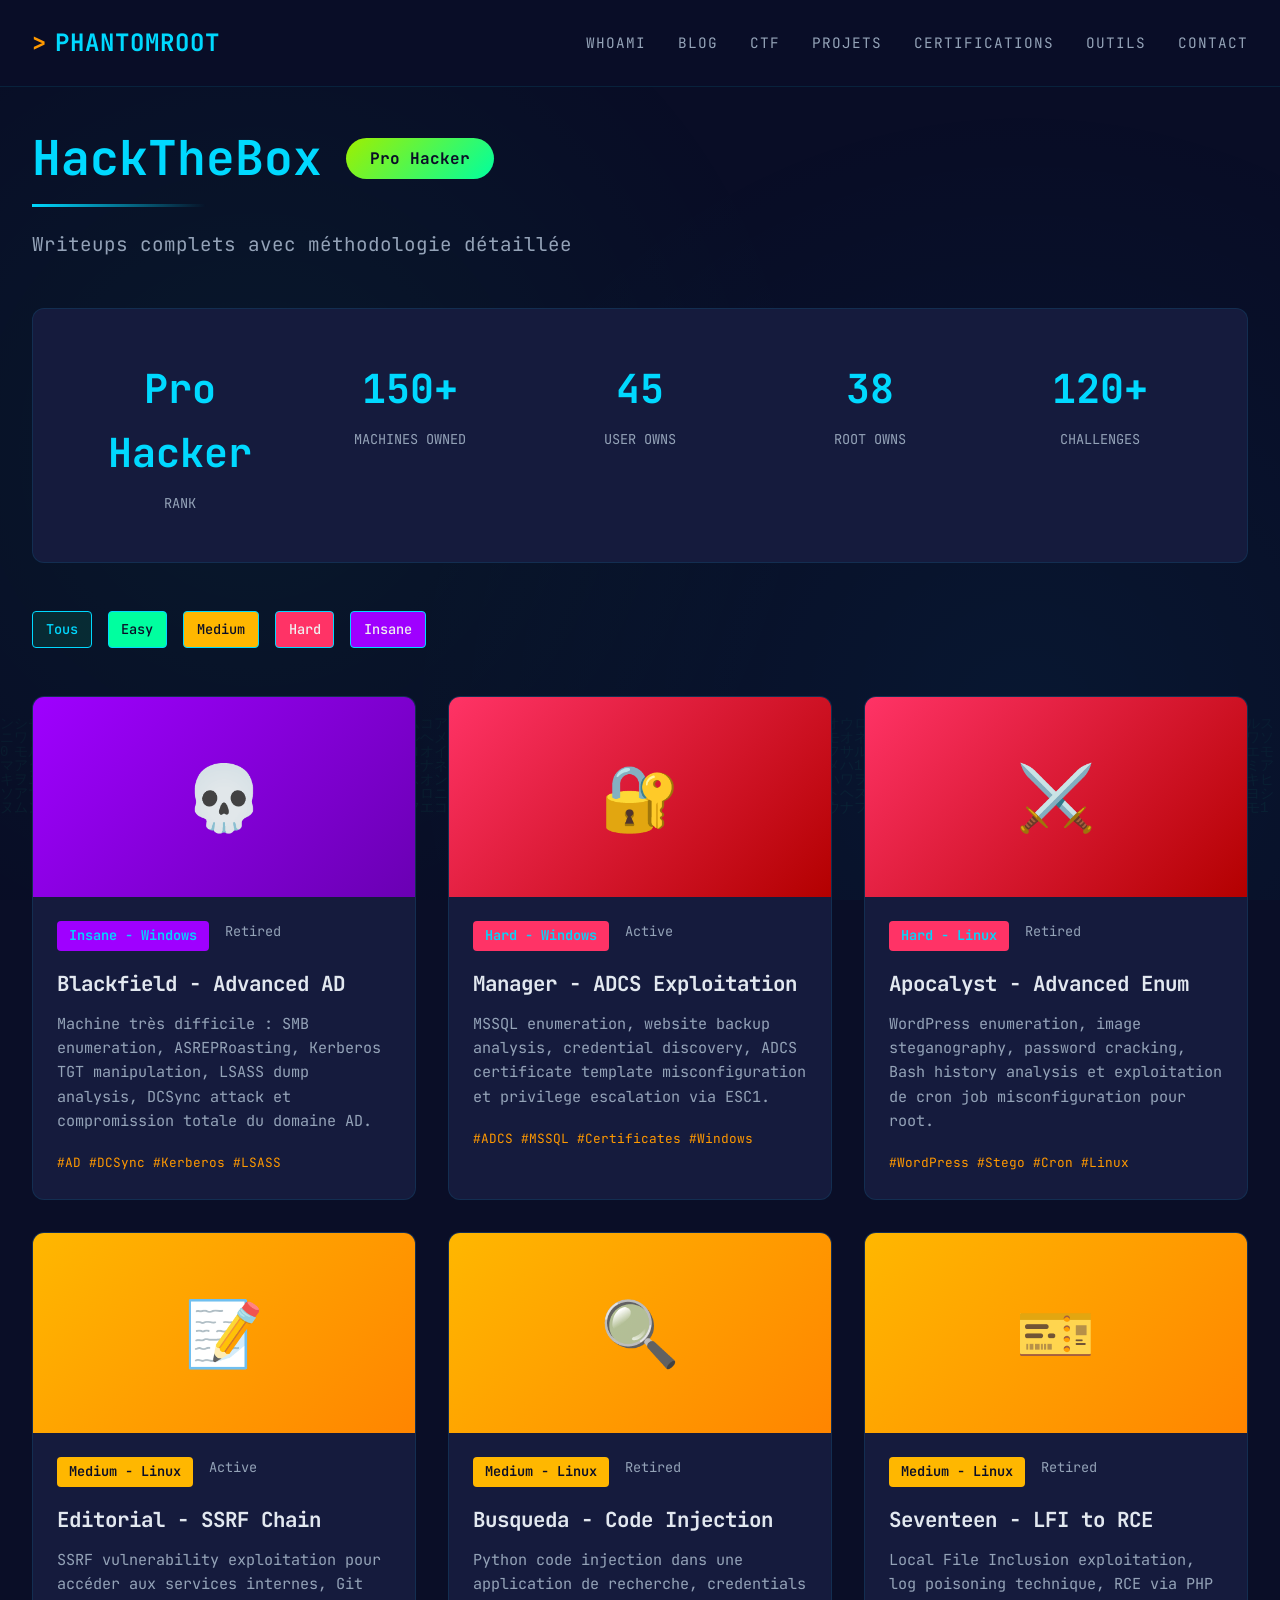
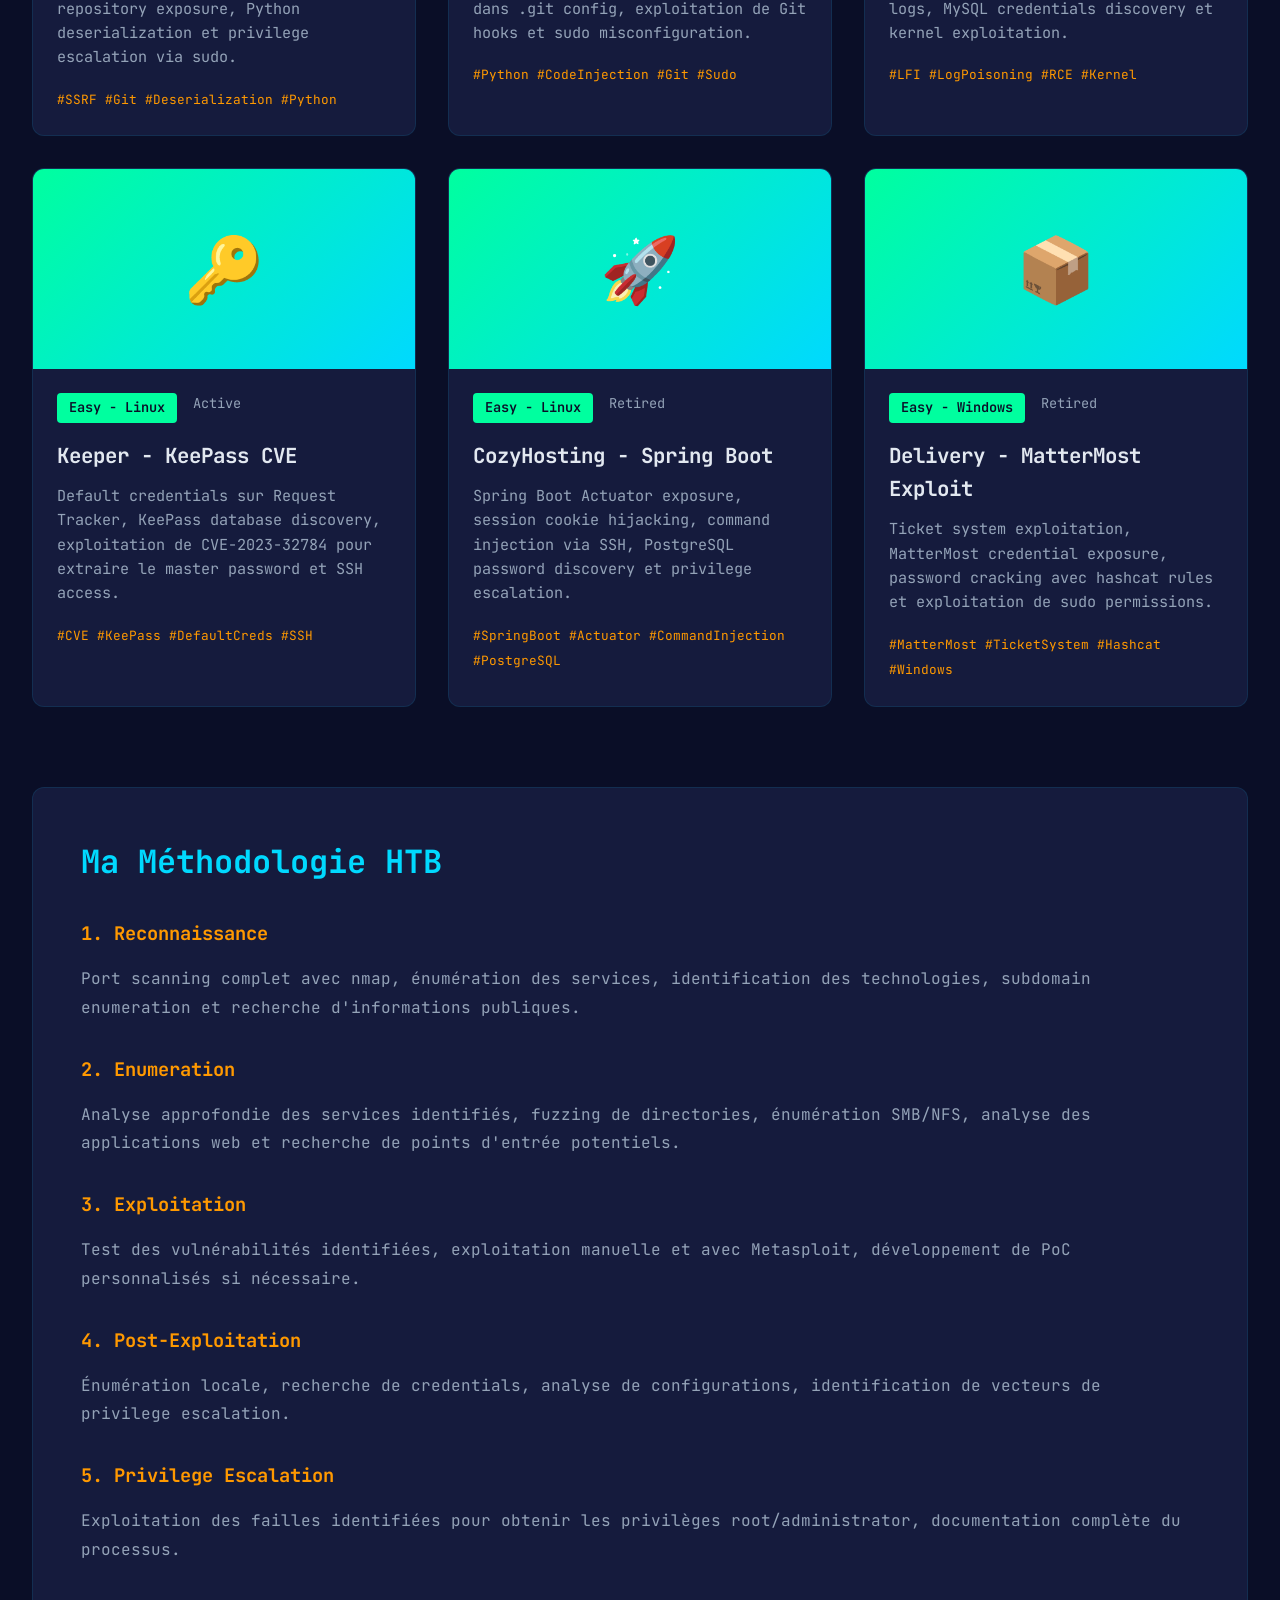
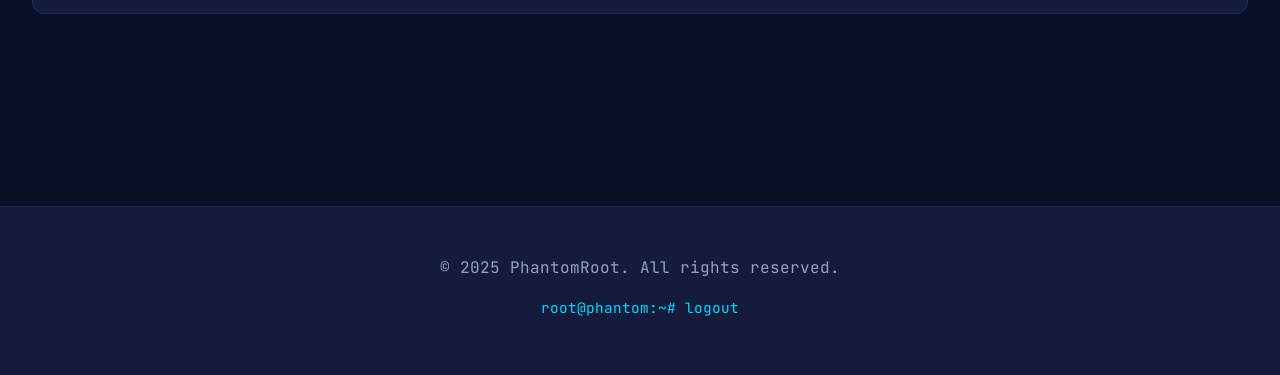
<file: htb.html>
<!DOCTYPE html>
<html lang="fr">
<head>
    <meta charset="UTF-8">
    <meta name="viewport" content="width=device-width, initial-scale=1.0">
    <title>HackTheBox - PhantomRoot</title>
    <link rel="stylesheet" href="css/style.css">
    <link href="https://fonts.googleapis.com/css2?family=JetBrains+Mono:wght@400;600;700&display=swap" rel="stylesheet">
</head>
<body>
    <nav>
        <div class="container">
            <a href="index.html" class="logo">PhantomRoot</a>
            <button class="menu-toggle" onclick="toggleMenu()">☰</button>
            <ul id="nav-menu">
                <li><a href="whoami.html">whoami</a></li>
                <li><a href="blog.html">blog</a></li>
                <li><a href="ctf.html">ctf</a></li>
                <li><a href="projects.html">projets</a></li>
                <li><a href="certs.html">certifications</a></li>
                <li><a href="tools.html">outils</a></li>
                <li><a href="contact.html">contact</a></li>
            </ul>
        </div>
    </nav>

    <section style="padding-top: 120px;">
        <div class="container">
            <div style="display: flex; align-items: center; gap: 1.5rem; margin-bottom: 2rem;">
                <h1 class="section-title" style="margin-bottom: 0;">HackTheBox</h1>
                <div style="background: linear-gradient(135deg, #9fef00, #00ff9f); padding: 0.5rem 1.5rem; border-radius: 25px; color: #0a0e27; font-weight: 700;">
                    Pro Hacker
                </div>
            </div>
            <p class="section-subtitle">Writeups complets avec méthodologie détaillée</p>

            <!-- HTB Profile Stats -->
            <div style="background: var(--bg-secondary); border: 1px solid var(--border-color); border-radius: 12px; padding: 3rem; margin-bottom: 3rem;">
                <div style="display: grid; grid-template-columns: repeat(auto-fit, minmax(150px, 1fr)); gap: 2rem; text-align: center;">
                    <div>
                        <div style="font-size: 2.5rem; color: var(--accent-primary); font-weight: 700; margin-bottom: 0.5rem;">Pro Hacker</div>
                        <div style="color: var(--text-secondary); text-transform: uppercase; font-size: 0.85rem;">Rank</div>
                    </div>
                    <div>
                        <div style="font-size: 2.5rem; color: var(--accent-primary); font-weight: 700; margin-bottom: 0.5rem;">150+</div>
                        <div style="color: var(--text-secondary); text-transform: uppercase; font-size: 0.85rem;">Machines Owned</div>
                    </div>
                    <div>
                        <div style="font-size: 2.5rem; color: var(--accent-primary); font-weight: 700; margin-bottom: 0.5rem;">45</div>
                        <div style="color: var(--text-secondary); text-transform: uppercase; font-size: 0.85rem;">User Owns</div>
                    </div>
                    <div>
                        <div style="font-size: 2.5rem; color: var(--accent-primary); font-weight: 700; margin-bottom: 0.5rem;">38</div>
                        <div style="color: var(--text-secondary); text-transform: uppercase; font-size: 0.85rem;">Root Owns</div>
                    </div>
                    <div>
                        <div style="font-size: 2.5rem; color: var(--accent-primary); font-weight: 700; margin-bottom: 0.5rem;">120+</div>
                        <div style="color: var(--text-secondary); text-transform: uppercase; font-size: 0.85rem;">Challenges</div>
                    </div>
                </div>
            </div>

            <!-- Difficulty Filter -->
            <div class="tags" style="margin-bottom: 3rem;">
                <span class="tag" style="cursor: pointer;" onclick="filterDifficulty('all')">Tous</span>
                <span class="tag" style="cursor: pointer; background: #00ff9f; color: #0a0e27;" onclick="filterDifficulty('easy')">Easy</span>
                <span class="tag" style="cursor: pointer; background: #ffb700; color: #0a0e27;" onclick="filterDifficulty('medium')">Medium</span>
                <span class="tag" style="cursor: pointer; background: #ff3366; color: #f0f0f0;" onclick="filterDifficulty('hard')">Hard</span>
                <span class="tag" style="cursor: pointer; background: #9f00ff; color: #f0f0f0;" onclick="filterDifficulty('insane')">Insane</span>
            </div>

            <!-- Machines Grid -->
            <div class="post-grid" id="machines-container">
                <!-- Insane Machine -->
                <div class="post-card" data-difficulty="insane">
                    <div class="post-image" style="background: linear-gradient(135deg, #9f00ff, #6a00b3);">
                        <div style="font-size: 4rem;">💀</div>
                    </div>
                    <div class="post-content">
                        <div class="post-meta">
                            <span class="post-tag" style="background: #9f00ff;">Insane - Windows</span>
                            <span>Retired</span>
                        </div>
                        <h3 class="post-title">Blackfield - Advanced AD</h3>
                        <p class="post-excerpt">
                            Machine très difficile : SMB enumeration, ASREPRoasting, Kerberos TGT manipulation, 
                            LSASS dump analysis, DCSync attack et compromission totale du domaine AD.
                        </p>
                        <div style="margin-top: 1rem;">
                            <span style="font-size: 0.8rem; color: var(--accent-secondary);">#AD #DCSync #Kerberos #LSASS</span>
                        </div>
                    </div>
                </div>

                <!-- Hard Machine 1 -->
                <div class="post-card" data-difficulty="hard">
                    <div class="post-image" style="background: linear-gradient(135deg, #ff3366, #b30000);">
                        <div style="font-size: 4rem;">🔐</div>
                    </div>
                    <div class="post-content">
                        <div class="post-meta">
                            <span class="post-tag" style="background: #ff3366;">Hard - Windows</span>
                            <span>Active</span>
                        </div>
                        <h3 class="post-title">Manager - ADCS Exploitation</h3>
                        <p class="post-excerpt">
                            MSSQL enumeration, website backup analysis, credential discovery, ADCS certificate 
                            template misconfiguration et privilege escalation via ESC1.
                        </p>
                        <div style="margin-top: 1rem;">
                            <span style="font-size: 0.8rem; color: var(--accent-secondary);">#ADCS #MSSQL #Certificates #Windows</span>
                        </div>
                    </div>
                </div>

                <!-- Hard Machine 2 -->
                <div class="post-card" data-difficulty="hard">
                    <div class="post-image" style="background: linear-gradient(135deg, #ff3366, #b30000);">
                        <div style="font-size: 4rem;">⚔️</div>
                    </div>
                    <div class="post-content">
                        <div class="post-meta">
                            <span class="post-tag" style="background: #ff3366;">Hard - Linux</span>
                            <span>Retired</span>
                        </div>
                        <h3 class="post-title">Apocalyst - Advanced Enum</h3>
                        <p class="post-excerpt">
                            WordPress enumeration, image steganography, password cracking, Bash history analysis 
                            et exploitation de cron job misconfiguration pour root.
                        </p>
                        <div style="margin-top: 1rem;">
                            <span style="font-size: 0.8rem; color: var(--accent-secondary);">#WordPress #Stego #Cron #Linux</span>
                        </div>
                    </div>
                </div>

                <!-- Medium Machine 1 -->
                <div class="post-card" data-difficulty="medium">
                    <div class="post-image" style="background: linear-gradient(135deg, #ffb700, #ff8500);">
                        <div style="font-size: 4rem;">📝</div>
                    </div>
                    <div class="post-content">
                        <div class="post-meta">
                            <span class="post-tag" style="background: #ffb700; color: #0a0e27;">Medium - Linux</span>
                            <span>Active</span>
                        </div>
                        <h3 class="post-title">Editorial - SSRF Chain</h3>
                        <p class="post-excerpt">
                            SSRF vulnerability exploitation pour accéder aux services internes, Git repository 
                            exposure, Python deserialization et privilege escalation via sudo.
                        </p>
                        <div style="margin-top: 1rem;">
                            <span style="font-size: 0.8rem; color: var(--accent-secondary);">#SSRF #Git #Deserialization #Python</span>
                        </div>
                    </div>
                </div>

                <!-- Medium Machine 2 -->
                <div class="post-card" data-difficulty="medium">
                    <div class="post-image" style="background: linear-gradient(135deg, #ffb700, #ff8500);">
                        <div style="font-size: 4rem;">🔍</div>
                    </div>
                    <div class="post-content">
                        <div class="post-meta">
                            <span class="post-tag" style="background: #ffb700; color: #0a0e27;">Medium - Linux</span>
                            <span>Retired</span>
                        </div>
                        <h3 class="post-title">Busqueda - Code Injection</h3>
                        <p class="post-excerpt">
                            Python code injection dans une application de recherche, credentials dans .git config, 
                            exploitation de Git hooks et sudo misconfiguration.
                        </p>
                        <div style="margin-top: 1rem;">
                            <span style="font-size: 0.8rem; color: var(--accent-secondary);">#Python #CodeInjection #Git #Sudo</span>
                        </div>
                    </div>
                </div>

                <!-- Medium Machine 3 -->
                <div class="post-card" data-difficulty="medium">
                    <div class="post-image" style="background: linear-gradient(135deg, #ffb700, #ff8500);">
                        <div style="font-size: 4rem;">🎫</div>
                    </div>
                    <div class="post-content">
                        <div class="post-meta">
                            <span class="post-tag" style="background: #ffb700; color: #0a0e27;">Medium - Linux</span>
                            <span>Retired</span>
                        </div>
                        <h3 class="post-title">Seventeen - LFI to RCE</h3>
                        <p class="post-excerpt">
                            Local File Inclusion exploitation, log poisoning technique, RCE via PHP logs, 
                            MySQL credentials discovery et kernel exploitation.
                        </p>
                        <div style="margin-top: 1rem;">
                            <span style="font-size: 0.8rem; color: var(--accent-secondary);">#LFI #LogPoisoning #RCE #Kernel</span>
                        </div>
                    </div>
                </div>

                <!-- Easy Machine 1 -->
                <div class="post-card" data-difficulty="easy">
                    <div class="post-image" style="background: linear-gradient(135deg, #00ff9f, #00d9ff);">
                        <div style="font-size: 4rem;">🔑</div>
                    </div>
                    <div class="post-content">
                        <div class="post-meta">
                            <span class="post-tag" style="background: #00ff9f; color: #0a0e27;">Easy - Linux</span>
                            <span>Active</span>
                        </div>
                        <h3 class="post-title">Keeper - KeePass CVE</h3>
                        <p class="post-excerpt">
                            Default credentials sur Request Tracker, KeePass database discovery, exploitation de 
                            CVE-2023-32784 pour extraire le master password et SSH access.
                        </p>
                        <div style="margin-top: 1rem;">
                            <span style="font-size: 0.8rem; color: var(--accent-secondary);">#CVE #KeePass #DefaultCreds #SSH</span>
                        </div>
                    </div>
                </div>

                <!-- Easy Machine 2 -->
                <div class="post-card" data-difficulty="easy">
                    <div class="post-image" style="background: linear-gradient(135deg, #00ff9f, #00d9ff);">
                        <div style="font-size: 4rem;">🚀</div>
                    </div>
                    <div class="post-content">
                        <div class="post-meta">
                            <span class="post-tag" style="background: #00ff9f; color: #0a0e27;">Easy - Linux</span>
                            <span>Retired</span>
                        </div>
                        <h3 class="post-title">CozyHosting - Spring Boot</h3>
                        <p class="post-excerpt">
                            Spring Boot Actuator exposure, session cookie hijacking, command injection via SSH, 
                            PostgreSQL password discovery et privilege escalation.
                        </p>
                        <div style="margin-top: 1rem;">
                            <span style="font-size: 0.8rem; color: var(--accent-secondary);">#SpringBoot #Actuator #CommandInjection #PostgreSQL</span>
                        </div>
                    </div>
                </div>

                <!-- Easy Machine 3 -->
                <div class="post-card" data-difficulty="easy">
                    <div class="post-image" style="background: linear-gradient(135deg, #00ff9f, #00d9ff);">
                        <div style="font-size: 4rem;">📦</div>
                    </div>
                    <div class="post-content">
                        <div class="post-meta">
                            <span class="post-tag" style="background: #00ff9f; color: #0a0e27;">Easy - Windows</span>
                            <span>Retired</span>
                        </div>
                        <h3 class="post-title">Delivery - MatterMost Exploit</h3>
                        <p class="post-excerpt">
                            Ticket system exploitation, MatterMost credential exposure, password cracking avec 
                            hashcat rules et exploitation de sudo permissions.
                        </p>
                        <div style="margin-top: 1rem;">
                            <span style="font-size: 0.8rem; color: var(--accent-secondary);">#MatterMost #TicketSystem #Hashcat #Windows</span>
                        </div>
                    </div>
                </div>
            </div>

            <!-- Methodology Section -->
            <div style="margin-top: 5rem; background: var(--bg-secondary); border: 1px solid var(--border-color); border-radius: 12px; padding: 3rem;">
                <h2 style="color: var(--accent-primary); font-size: 2rem; margin-bottom: 2rem;">Ma Méthodologie HTB</h2>
                
                <div style="display: grid; gap: 2rem;">
                    <div>
                        <h3 style="color: var(--accent-secondary); margin-bottom: 1rem;">1. Reconnaissance</h3>
                        <p style="color: var(--text-secondary); line-height: 1.8;">
                            Port scanning complet avec nmap, énumération des services, identification des technologies, 
                            subdomain enumeration et recherche d'informations publiques.
                        </p>
                    </div>
                    
                    <div>
                        <h3 style="color: var(--accent-secondary); margin-bottom: 1rem;">2. Enumeration</h3>
                        <p style="color: var(--text-secondary); line-height: 1.8;">
                            Analyse approfondie des services identifiés, fuzzing de directories, énumération SMB/NFS, 
                            analyse des applications web et recherche de points d'entrée potentiels.
                        </p>
                    </div>
                    
                    <div>
                        <h3 style="color: var(--accent-secondary); margin-bottom: 1rem;">3. Exploitation</h3>
                        <p style="color: var(--text-secondary); line-height: 1.8;">
                            Test des vulnérabilités identifiées, exploitation manuelle et avec Metasploit, 
                            développement de PoC personnalisés si nécessaire.
                        </p>
                    </div>
                    
                    <div>
                        <h3 style="color: var(--accent-secondary); margin-bottom: 1rem;">4. Post-Exploitation</h3>
                        <p style="color: var(--text-secondary); line-height: 1.8;">
                            Énumération locale, recherche de credentials, analyse de configurations, 
                            identification de vecteurs de privilege escalation.
                        </p>
                    </div>
                    
                    <div>
                        <h3 style="color: var(--accent-secondary); margin-bottom: 1rem;">5. Privilege Escalation</h3>
                        <p style="color: var(--text-secondary); line-height: 1.8;">
                            Exploitation des failles identifiées pour obtenir les privilèges root/administrator, 
                            documentation complète du processus.
                        </p>
                    </div>
                </div>
            </div>
        </div>
    </section>

    <footer>
        <div class="container">
            <p>&copy; 2025 PhantomRoot. All rights reserved.</p>
            <p class="terminal-text">root@phantom:~# logout</p>
        </div>
    </footer>

    <script src="js/auth.js"></script>
    <script>
        function toggleMenu() {
            const menu = document.getElementById('nav-menu');
            menu.classList.toggle('active');
        }

        function filterDifficulty(difficulty) {
            const machines = document.querySelectorAll('.post-card');
            machines.forEach(machine => {
                if (difficulty === 'all' || machine.dataset.difficulty === difficulty) {
                    machine.style.display = 'block';
                } else {
                    machine.style.display = 'none';
                }
            });
        }
    </script>
</body>
</html>
</file>
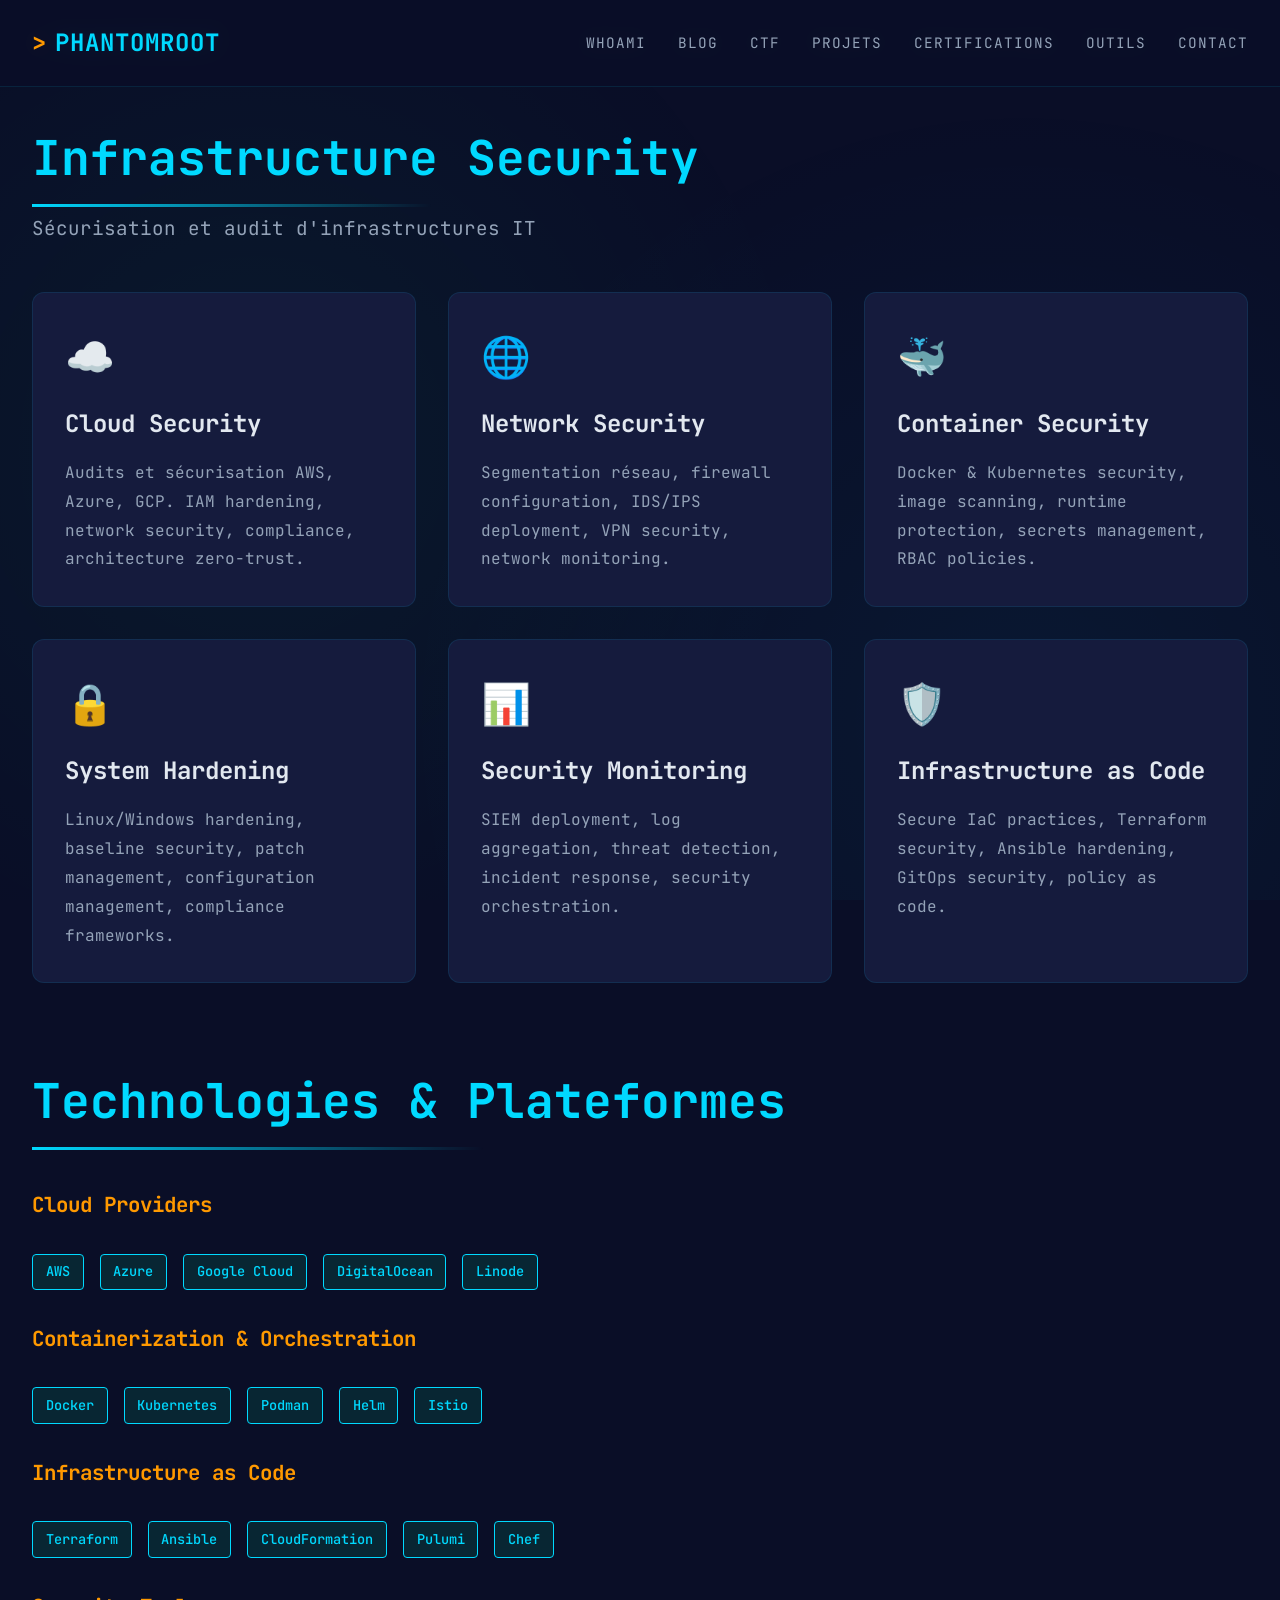
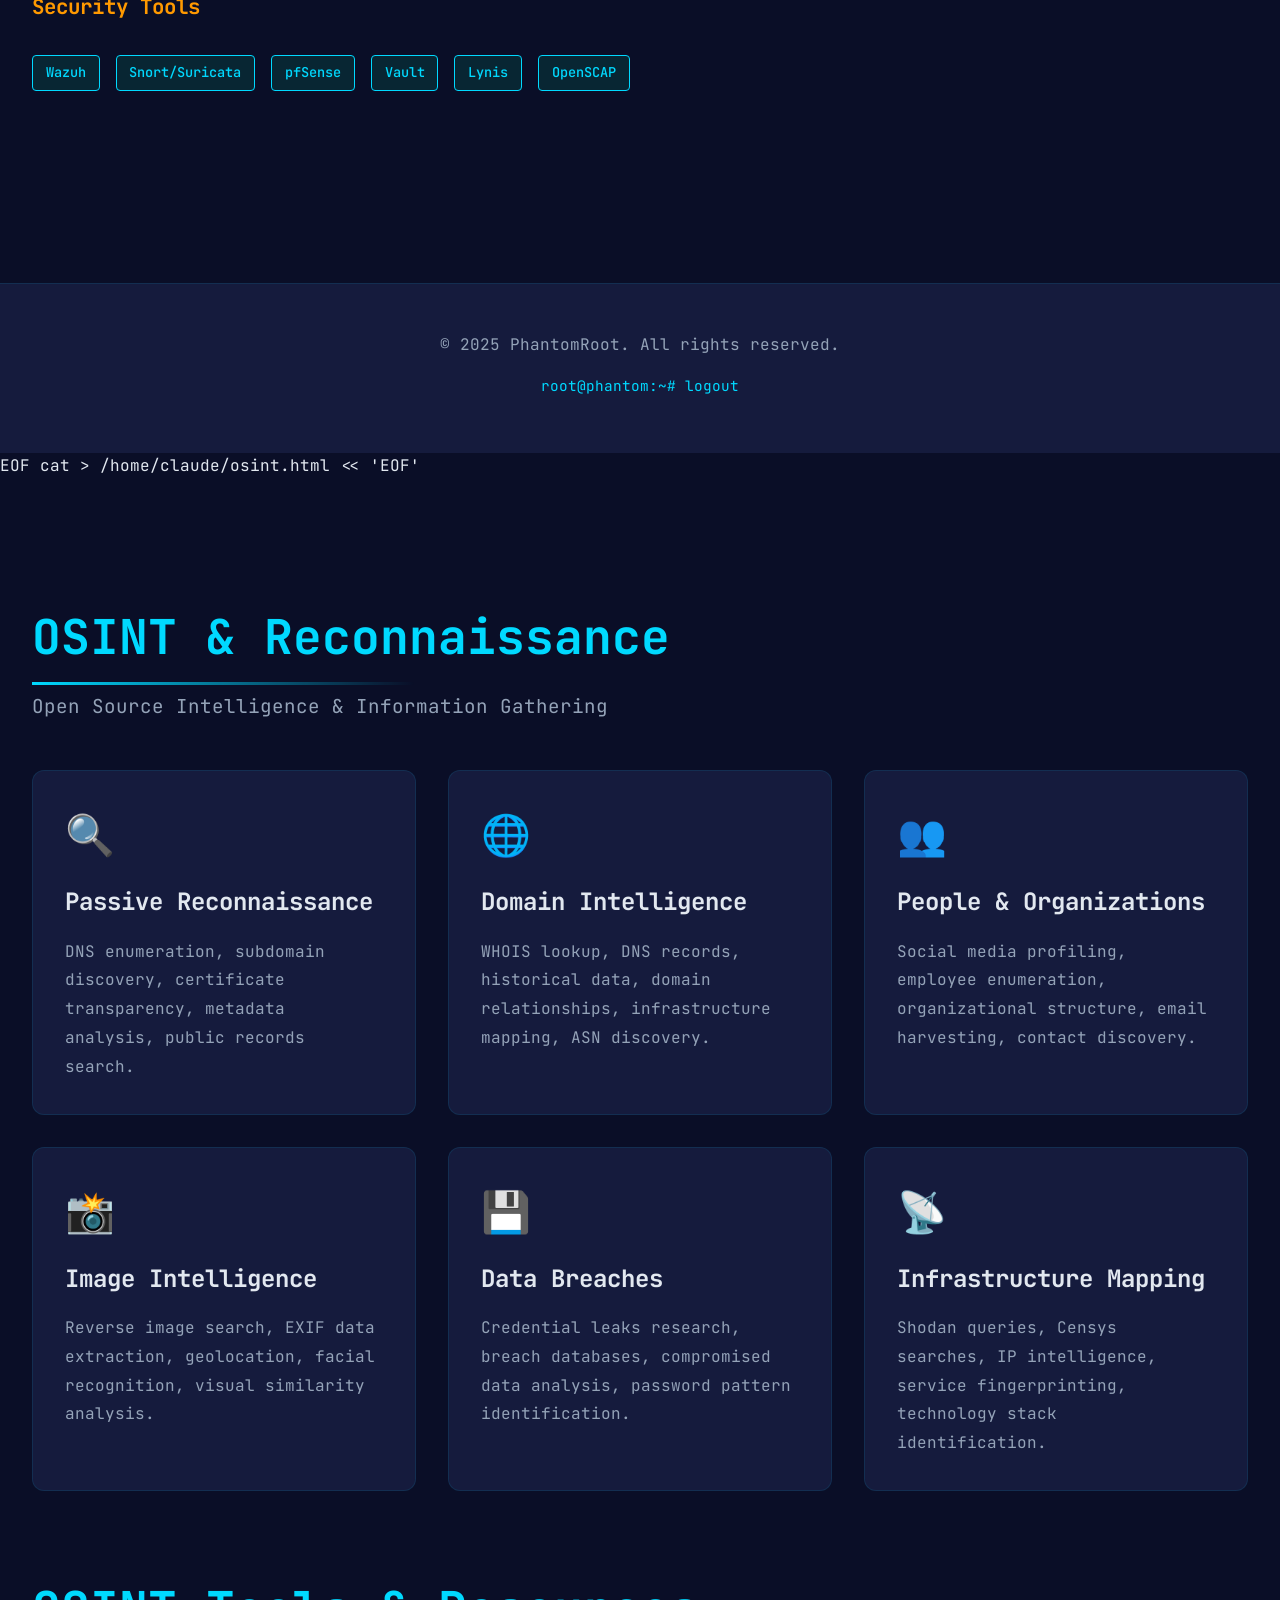
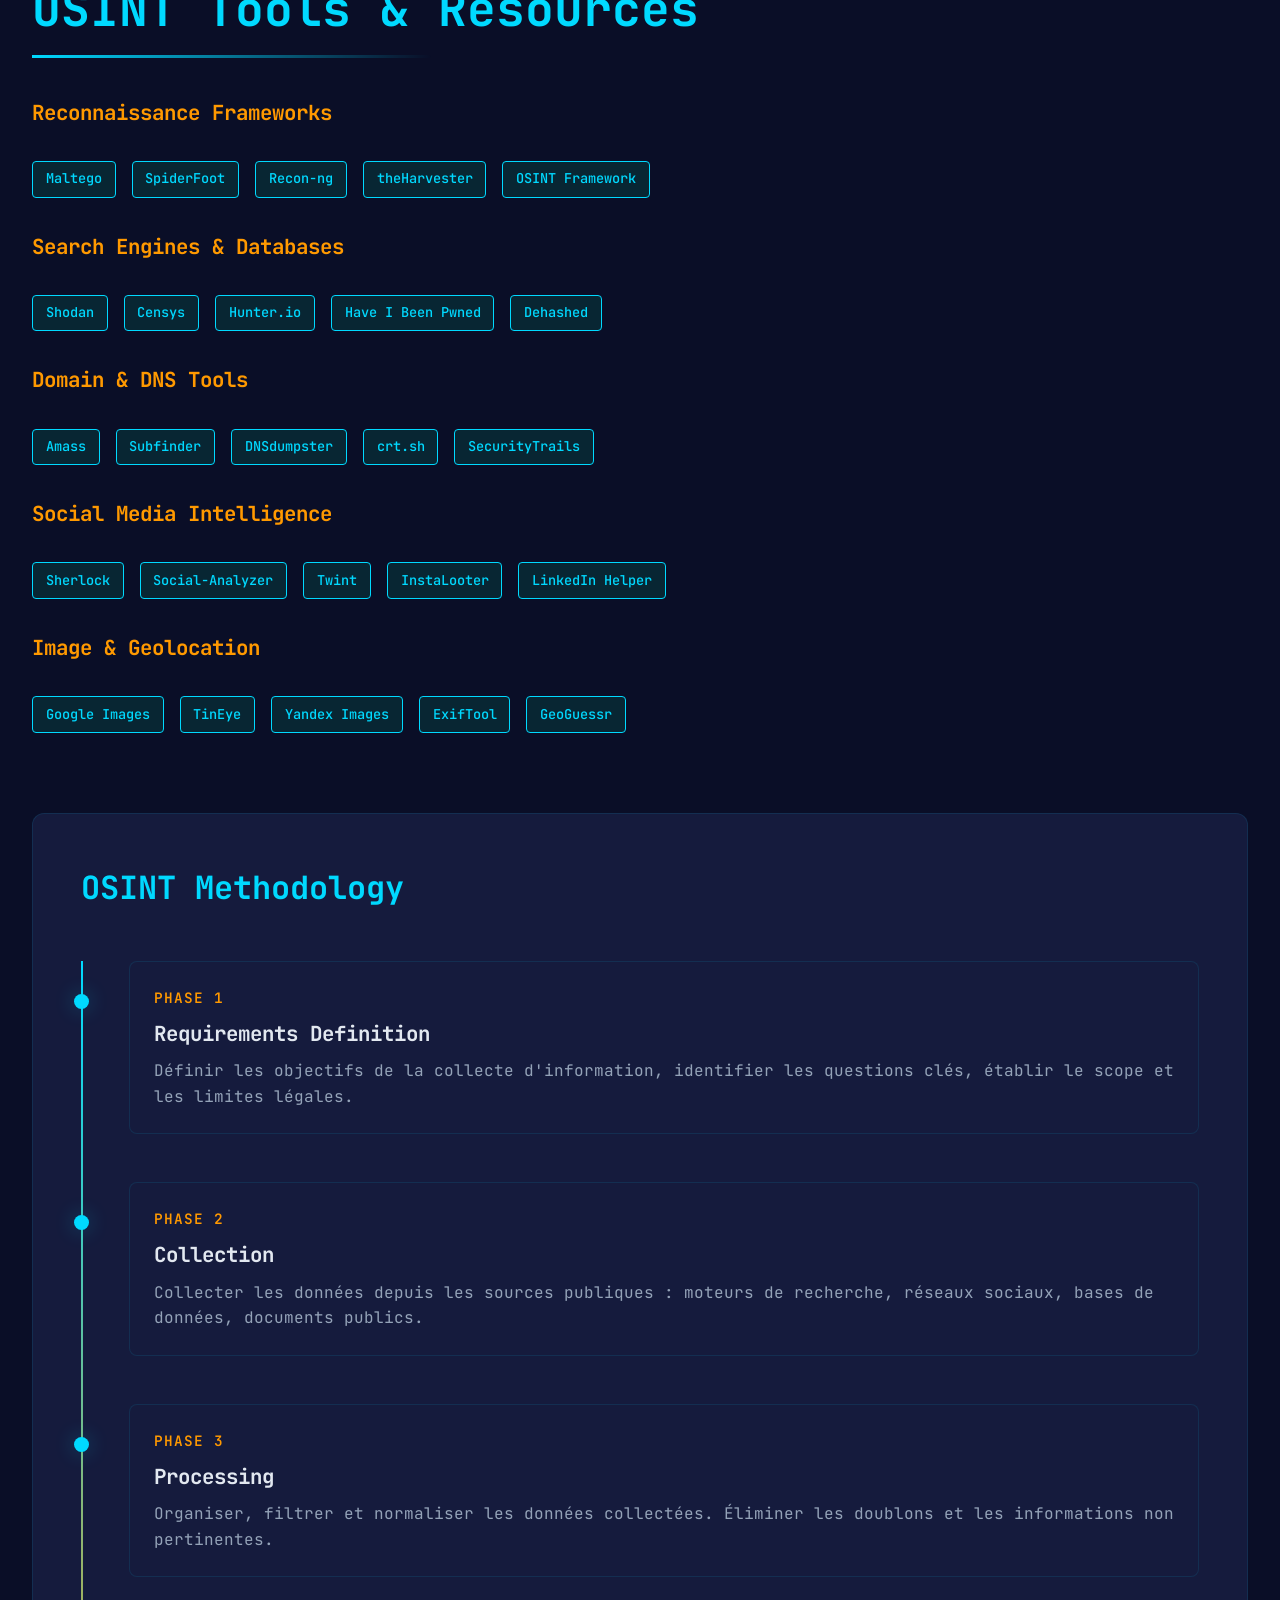
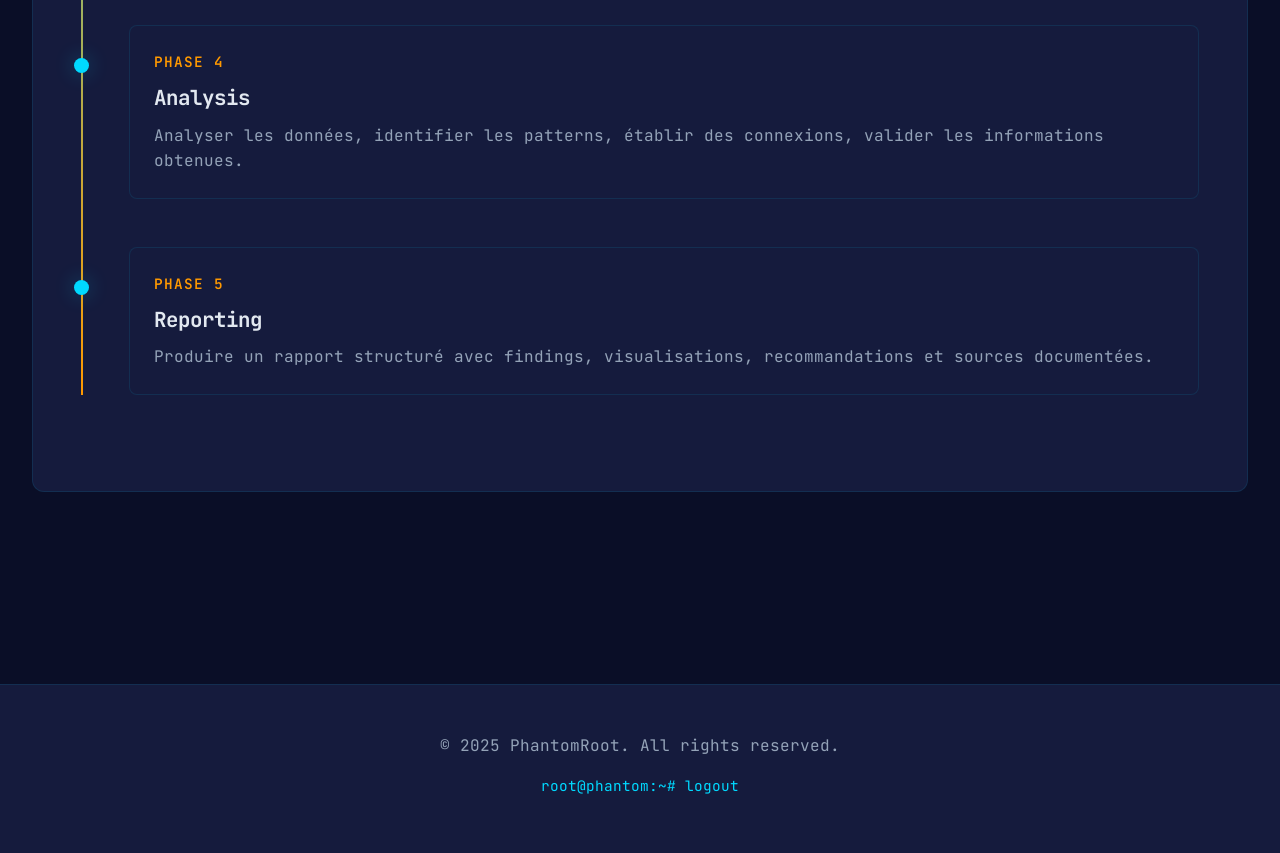
<file: infra.html>
<!DOCTYPE html>
<html lang="fr">
<head>
    <meta charset="UTF-8">
    <meta name="viewport" content="width=device-width, initial-scale=1.0">
    <title>Infrastructure Security - PhantomRoot</title>
    <link rel="stylesheet" href="css/style.css">
    <link href="https://fonts.googleapis.com/css2?family=JetBrains+Mono:wght@400;600;700&display=swap" rel="stylesheet">
</head>
<body>
    <nav>
        <div class="container">
            <a href="index.html" class="logo">PhantomRoot</a>
            <button class="menu-toggle" onclick="toggleMenu()">☰</button>
            <ul id="nav-menu">
                <li><a href="whoami.html">whoami</a></li>
                <li><a href="blog.html">blog</a></li>
                <li><a href="ctf.html">ctf</a></li>
                <li><a href="projects.html">projets</a></li>
                <li><a href="certs.html">certifications</a></li>
                <li><a href="tools.html">outils</a></li>
                <li><a href="contact.html">contact</a></li>
            </ul>
        </div>
    </nav>

    <section style="padding-top: 120px;">
        <div class="container">
            <h1 class="section-title">Infrastructure Security</h1>
            <p class="section-subtitle">Sécurisation et audit d'infrastructures IT</p>

            <div class="cards-grid">
                <div class="card">
                    <div class="card-icon">☁️</div>
                    <h3>Cloud Security</h3>
                    <p>Audits et sécurisation AWS, Azure, GCP. IAM hardening, network security, compliance, architecture zero-trust.</p>
                </div>

                <div class="card">
                    <div class="card-icon">🌐</div>
                    <h3>Network Security</h3>
                    <p>Segmentation réseau, firewall configuration, IDS/IPS deployment, VPN security, network monitoring.</p>
                </div>

                <div class="card">
                    <div class="card-icon">🐳</div>
                    <h3>Container Security</h3>
                    <p>Docker & Kubernetes security, image scanning, runtime protection, secrets management, RBAC policies.</p>
                </div>

                <div class="card">
                    <div class="card-icon">🔒</div>
                    <h3>System Hardening</h3>
                    <p>Linux/Windows hardening, baseline security, patch management, configuration management, compliance frameworks.</p>
                </div>

                <div class="card">
                    <div class="card-icon">📊</div>
                    <h3>Security Monitoring</h3>
                    <p>SIEM deployment, log aggregation, threat detection, incident response, security orchestration.</p>
                </div>

                <div class="card">
                    <div class="card-icon">🛡️</div>
                    <h3>Infrastructure as Code</h3>
                    <p>Secure IaC practices, Terraform security, Ansible hardening, GitOps security, policy as code.</p>
                </div>
            </div>

            <div style="margin-top: 5rem;">
                <h2 class="section-title">Technologies & Plateformes</h2>
                
                <div style="margin-top: 2rem;">
                    <h3 style="color: var(--accent-secondary); font-size: 1.3rem; margin-bottom: 1rem;">Cloud Providers</h3>
                    <div class="tags">
                        <span class="tag">AWS</span>
                        <span class="tag">Azure</span>
                        <span class="tag">Google Cloud</span>
                        <span class="tag">DigitalOcean</span>
                        <span class="tag">Linode</span>
                    </div>
                </div>

                <div style="margin-top: 2rem;">
                    <h3 style="color: var(--accent-secondary); font-size: 1.3rem; margin-bottom: 1rem;">Containerization & Orchestration</h3>
                    <div class="tags">
                        <span class="tag">Docker</span>
                        <span class="tag">Kubernetes</span>
                        <span class="tag">Podman</span>
                        <span class="tag">Helm</span>
                        <span class="tag">Istio</span>
                    </div>
                </div>

                <div style="margin-top: 2rem;">
                    <h3 style="color: var(--accent-secondary); font-size: 1.3rem; margin-bottom: 1rem;">Infrastructure as Code</h3>
                    <div class="tags">
                        <span class="tag">Terraform</span>
                        <span class="tag">Ansible</span>
                        <span class="tag">CloudFormation</span>
                        <span class="tag">Pulumi</span>
                        <span class="tag">Chef</span>
                    </div>
                </div>

                <div style="margin-top: 2rem;">
                    <h3 style="color: var(--accent-secondary); font-size: 1.3rem; margin-bottom: 1rem;">Security Tools</h3>
                    <div class="tags">
                        <span class="tag">Wazuh</span>
                        <span class="tag">Snort/Suricata</span>
                        <span class="tag">pfSense</span>
                        <span class="tag">Vault</span>
                        <span class="tag">Lynis</span>
                        <span class="tag">OpenSCAP</span>
                    </div>
                </div>
            </div>
        </div>
    </section>

    <footer>
        <div class="container">
            <p>&copy; 2025 PhantomRoot. All rights reserved.</p>
            <p class="terminal-text">root@phantom:~# logout</p>
        </div>
    </footer>

    <script src="js/auth.js"></script>
    <script>
        function toggleMenu() {
            const menu = document.getElementById('nav-menu');
            menu.classList.toggle('active');
        }
    </script>
</body>
</html>
EOF

cat > /home/claude/osint.html << 'EOF'
<!DOCTYPE html>
<html lang="fr">
<head>
    <meta charset="UTF-8">
    <meta name="viewport" content="width=device-width, initial-scale=1.0">
    <title>OSINT - PhantomRoot</title>
    <link rel="stylesheet" href="css/style.css">
    <link href="https://fonts.googleapis.com/css2?family=JetBrains+Mono:wght@400;600;700&display=swap" rel="stylesheet">
</head>
<body>
    <nav>
        <div class="container">
            <a href="index.html" class="logo">PhantomRoot</a>
            <button class="menu-toggle" onclick="toggleMenu()">☰</button>
            <ul id="nav-menu">
                <li><a href="whoami.html">whoami</a></li>
                <li><a href="blog.html">blog</a></li>
                <li><a href="ctf.html">ctf</a></li>
                <li><a href="projects.html">projets</a></li>
                <li><a href="certs.html">certifications</a></li>
                <li><a href="tools.html">outils</a></li>
                <li><a href="contact.html">contact</a></li>
            </ul>
        </div>
    </nav>

    <section style="padding-top: 120px;">
        <div class="container">
            <h1 class="section-title">OSINT & Reconnaissance</h1>
            <p class="section-subtitle">Open Source Intelligence & Information Gathering</p>

            <div class="cards-grid">
                <div class="card">
                    <div class="card-icon">🔍</div>
                    <h3>Passive Reconnaissance</h3>
                    <p>DNS enumeration, subdomain discovery, certificate transparency, metadata analysis, public records search.</p>
                </div>

                <div class="card">
                    <div class="card-icon">🌐</div>
                    <h3>Domain Intelligence</h3>
                    <p>WHOIS lookup, DNS records, historical data, domain relationships, infrastructure mapping, ASN discovery.</p>
                </div>

                <div class="card">
                    <div class="card-icon">👥</div>
                    <h3>People & Organizations</h3>
                    <p>Social media profiling, employee enumeration, organizational structure, email harvesting, contact discovery.</p>
                </div>

                <div class="card">
                    <div class="card-icon">📸</div>
                    <h3>Image Intelligence</h3>
                    <p>Reverse image search, EXIF data extraction, geolocation, facial recognition, visual similarity analysis.</p>
                </div>

                <div class="card">
                    <div class="card-icon">💾</div>
                    <h3>Data Breaches</h3>
                    <p>Credential leaks research, breach databases, compromised data analysis, password pattern identification.</p>
                </div>

                <div class="card">
                    <div class="card-icon">📡</div>
                    <h3>Infrastructure Mapping</h3>
                    <p>Shodan queries, Censys searches, IP intelligence, service fingerprinting, technology stack identification.</p>
                </div>
            </div>

            <div style="margin-top: 5rem;">
                <h2 class="section-title">OSINT Tools & Resources</h2>
                
                <div style="margin-top: 2rem;">
                    <h3 style="color: var(--accent-secondary); font-size: 1.3rem; margin-bottom: 1rem;">Reconnaissance Frameworks</h3>
                    <div class="tags">
                        <span class="tag">Maltego</span>
                        <span class="tag">SpiderFoot</span>
                        <span class="tag">Recon-ng</span>
                        <span class="tag">theHarvester</span>
                        <span class="tag">OSINT Framework</span>
                    </div>
                </div>

                <div style="margin-top: 2rem;">
                    <h3 style="color: var(--accent-secondary); font-size: 1.3rem; margin-bottom: 1rem;">Search Engines & Databases</h3>
                    <div class="tags">
                        <span class="tag">Shodan</span>
                        <span class="tag">Censys</span>
                        <span class="tag">Hunter.io</span>
                        <span class="tag">Have I Been Pwned</span>
                        <span class="tag">Dehashed</span>
                    </div>
                </div>

                <div style="margin-top: 2rem;">
                    <h3 style="color: var(--accent-secondary); font-size: 1.3rem; margin-bottom: 1rem;">Domain & DNS Tools</h3>
                    <div class="tags">
                        <span class="tag">Amass</span>
                        <span class="tag">Subfinder</span>
                        <span class="tag">DNSdumpster</span>
                        <span class="tag">crt.sh</span>
                        <span class="tag">SecurityTrails</span>
                    </div>
                </div>

                <div style="margin-top: 2rem;">
                    <h3 style="color: var(--accent-secondary); font-size: 1.3rem; margin-bottom: 1rem;">Social Media Intelligence</h3>
                    <div class="tags">
                        <span class="tag">Sherlock</span>
                        <span class="tag">Social-Analyzer</span>
                        <span class="tag">Twint</span>
                        <span class="tag">InstaLooter</span>
                        <span class="tag">LinkedIn Helper</span>
                    </div>
                </div>

                <div style="margin-top: 2rem;">
                    <h3 style="color: var(--accent-secondary); font-size: 1.3rem; margin-bottom: 1rem;">Image & Geolocation</h3>
                    <div class="tags">
                        <span class="tag">Google Images</span>
                        <span class="tag">TinEye</span>
                        <span class="tag">Yandex Images</span>
                        <span class="tag">ExifTool</span>
                        <span class="tag">GeoGuessr</span>
                    </div>
                </div>
            </div>

            <div style="margin-top: 5rem; background: var(--bg-secondary); border: 1px solid var(--border-color); border-radius: 12px; padding: 3rem;">
                <h2 style="color: var(--accent-primary); font-size: 2rem; margin-bottom: 2rem;">OSINT Methodology</h2>
                
                <div class="timeline">
                    <div class="timeline-item">
                        <div class="timeline-date">Phase 1</div>
                        <h3 class="timeline-title">Requirements Definition</h3>
                        <p class="timeline-description">
                            Définir les objectifs de la collecte d'information, identifier les questions clés, établir le scope et les limites légales.
                        </p>
                    </div>

                    <div class="timeline-item">
                        <div class="timeline-date">Phase 2</div>
                        <h3 class="timeline-title">Collection</h3>
                        <p class="timeline-description">
                            Collecter les données depuis les sources publiques : moteurs de recherche, réseaux sociaux, bases de données, documents publics.
                        </p>
                    </div>

                    <div class="timeline-item">
                        <div class="timeline-date">Phase 3</div>
                        <h3 class="timeline-title">Processing</h3>
                        <p class="timeline-description">
                            Organiser, filtrer et normaliser les données collectées. Éliminer les doublons et les informations non pertinentes.
                        </p>
                    </div>

                    <div class="timeline-item">
                        <div class="timeline-date">Phase 4</div>
                        <h3 class="timeline-title">Analysis</h3>
                        <p class="timeline-description">
                            Analyser les données, identifier les patterns, établir des connexions, valider les informations obtenues.
                        </p>
                    </div>

                    <div class="timeline-item">
                        <div class="timeline-date">Phase 5</div>
                        <h3 class="timeline-title">Reporting</h3>
                        <p class="timeline-description">
                            Produire un rapport structuré avec findings, visualisations, recommandations et sources documentées.
                        </p>
                    </div>
                </div>
            </div>
        </div>
    </section>

    <footer>
        <div class="container">
            <p>&copy; 2025 PhantomRoot. All rights reserved.</p>
            <p class="terminal-text">root@phantom:~# logout</p>
        </div>
    </footer>

    <script src="js/auth.js"></script>
    <script>
        function toggleMenu() {
            const menu = document.getElementById('nav-menu');
            menu.classList.toggle('active');
        }
    </script>
</body>
</html>
</file>
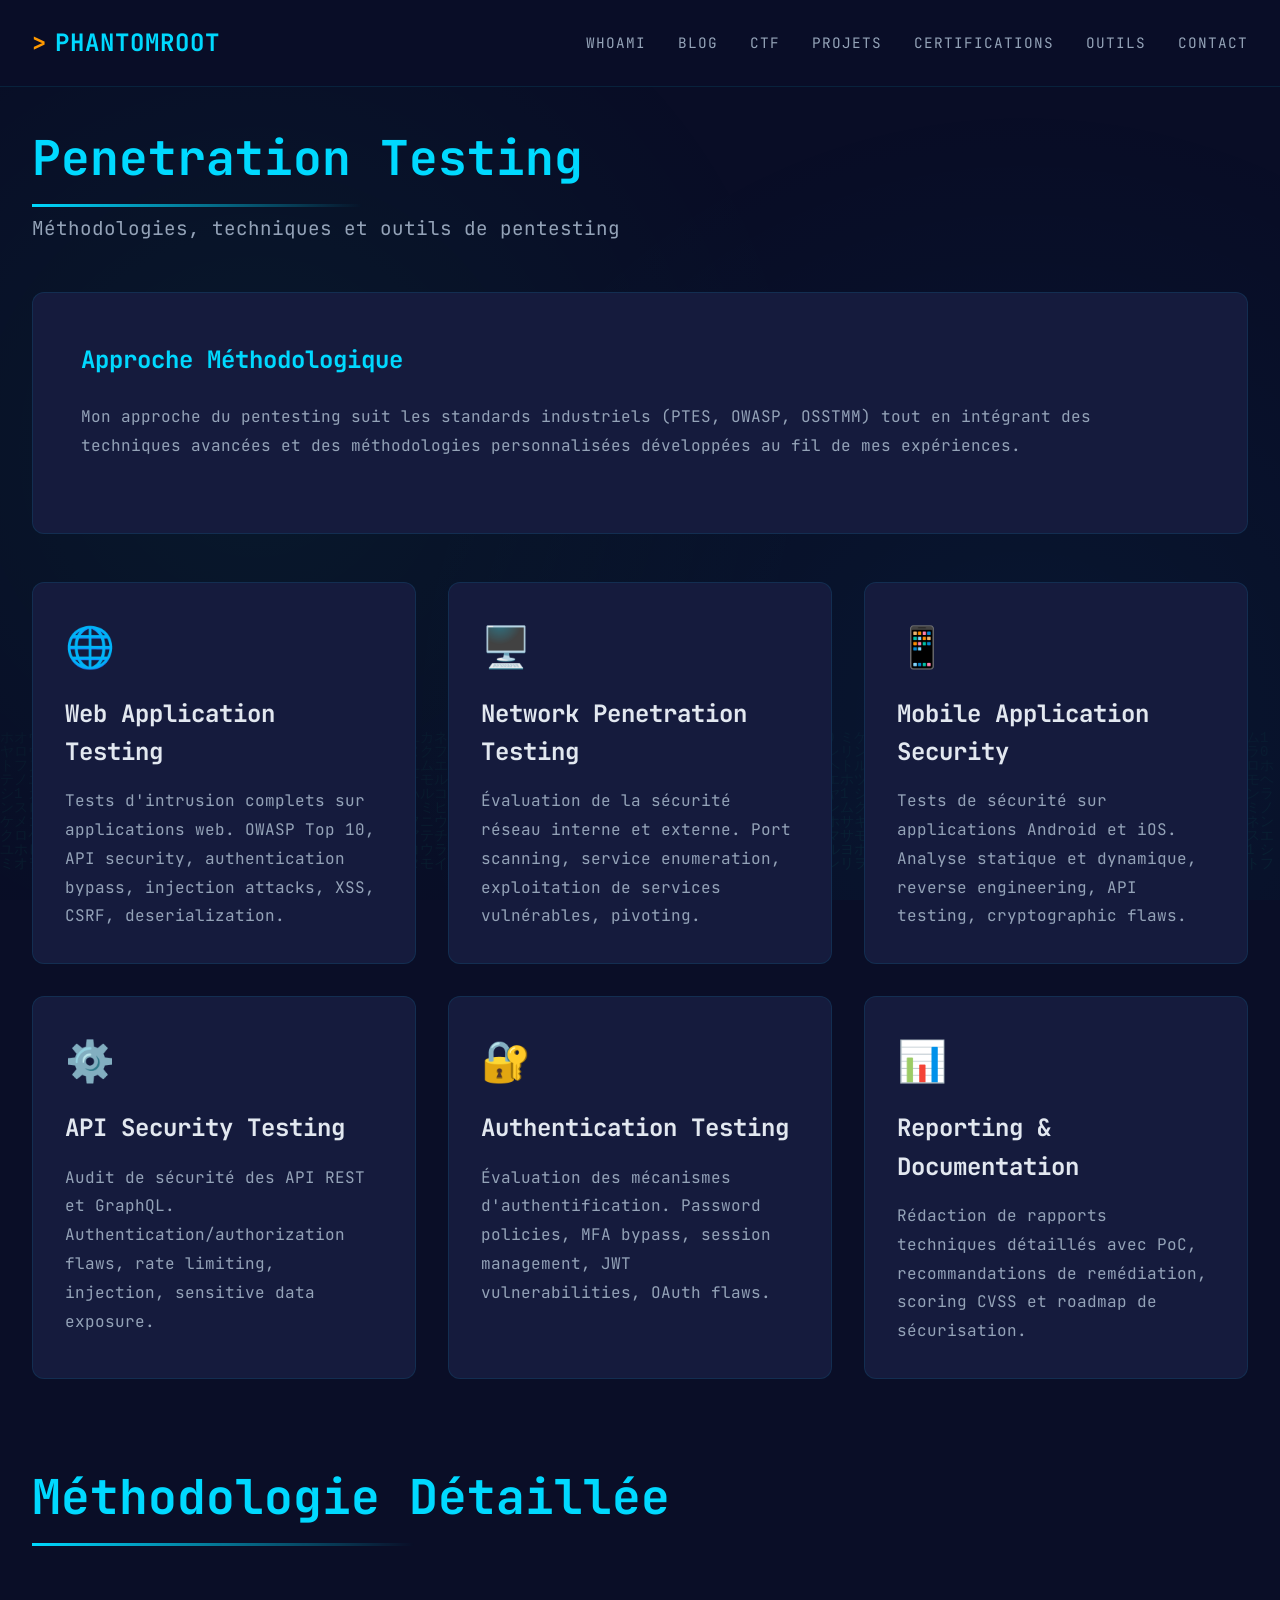
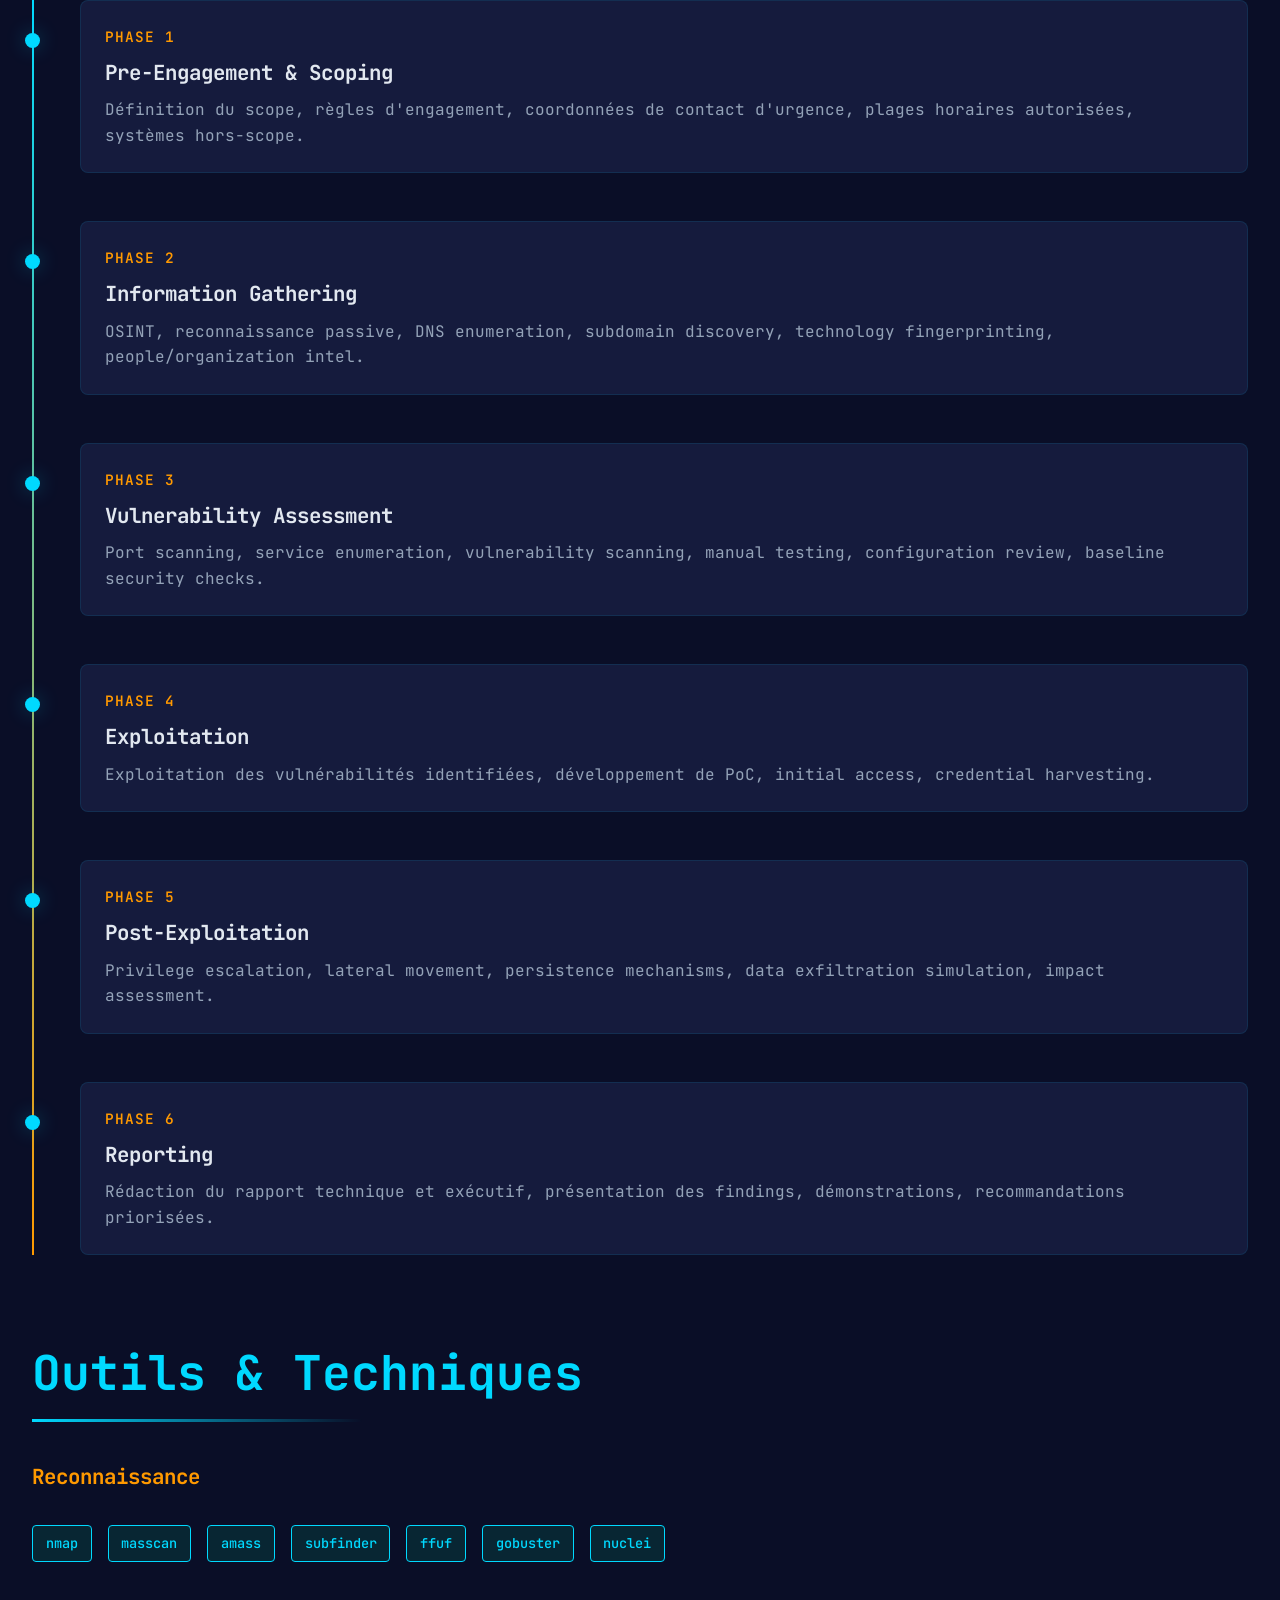
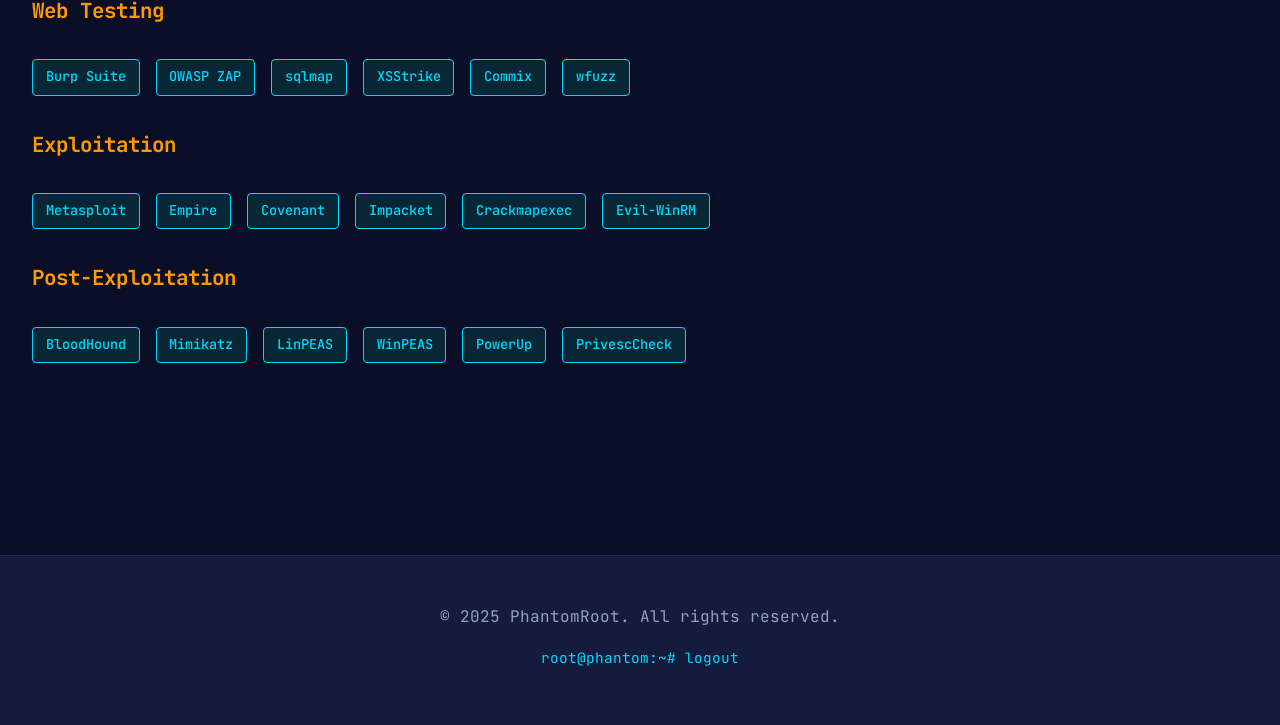
<file: pentesting.html>
<!DOCTYPE html>
<html lang="fr">
<head>
    <meta charset="UTF-8">
    <meta name="viewport" content="width=device-width, initial-scale=1.0">
    <title>Pentesting - PhantomRoot</title>
    <link rel="stylesheet" href="css/style.css">
    <link href="https://fonts.googleapis.com/css2?family=JetBrains+Mono:wght@400;600;700&display=swap" rel="stylesheet">
</head>
<body>
    <nav>
        <div class="container">
            <a href="index.html" class="logo">PhantomRoot</a>
            <button class="menu-toggle" onclick="toggleMenu()">☰</button>
            <ul id="nav-menu">
                <li><a href="whoami.html">whoami</a></li>
                <li><a href="blog.html">blog</a></li>
                <li><a href="ctf.html">ctf</a></li>
                <li><a href="projects.html">projets</a></li>
                <li><a href="certs.html">certifications</a></li>
                <li><a href="tools.html">outils</a></li>
                <li><a href="contact.html">contact</a></li>
            </ul>
        </div>
    </nav>

    <section style="padding-top: 120px;">
        <div class="container">
            <h1 class="section-title">Penetration Testing</h1>
            <p class="section-subtitle">Méthodologies, techniques et outils de pentesting</p>

            <div style="background: var(--bg-secondary); border: 1px solid var(--border-color); border-radius: 12px; padding: 3rem; margin-bottom: 3rem;">
                <h2 style="color: var(--accent-primary); margin-bottom: 1.5rem;">Approche Méthodologique</h2>
                <p style="color: var(--text-secondary); line-height: 1.8; margin-bottom: 1.5rem;">
                    Mon approche du pentesting suit les standards industriels (PTES, OWASP, OSSTMM) tout en 
                    intégrant des techniques avancées et des méthodologies personnalisées développées au fil 
                    de mes expériences.
                </p>
            </div>

            <div class="cards-grid">
                <div class="card">
                    <div class="card-icon">🌐</div>
                    <h3>Web Application Testing</h3>
                    <p>Tests d'intrusion complets sur applications web. OWASP Top 10, API security, authentication bypass, injection attacks, XSS, CSRF, deserialization.</p>
                </div>

                <div class="card">
                    <div class="card-icon">🖥️</div>
                    <h3>Network Penetration Testing</h3>
                    <p>Évaluation de la sécurité réseau interne et externe. Port scanning, service enumeration, exploitation de services vulnérables, pivoting.</p>
                </div>

                <div class="card">
                    <div class="card-icon">📱</div>
                    <h3>Mobile Application Security</h3>
                    <p>Tests de sécurité sur applications Android et iOS. Analyse statique et dynamique, reverse engineering, API testing, cryptographic flaws.</p>
                </div>

                <div class="card">
                    <div class="card-icon">⚙️</div>
                    <h3>API Security Testing</h3>
                    <p>Audit de sécurité des API REST et GraphQL. Authentication/authorization flaws, rate limiting, injection, sensitive data exposure.</p>
                </div>

                <div class="card">
                    <div class="card-icon">🔐</div>
                    <h3>Authentication Testing</h3>
                    <p>Évaluation des mécanismes d'authentification. Password policies, MFA bypass, session management, JWT vulnerabilities, OAuth flaws.</p>
                </div>

                <div class="card">
                    <div class="card-icon">📊</div>
                    <h3>Reporting & Documentation</h3>
                    <p>Rédaction de rapports techniques détaillés avec PoC, recommandations de remédiation, scoring CVSS et roadmap de sécurisation.</p>
                </div>
            </div>

            <div style="margin-top: 5rem;">
                <h2 class="section-title">Méthodologie Détaillée</h2>
                
                <div class="timeline">
                    <div class="timeline-item">
                        <div class="timeline-date">Phase 1</div>
                        <h3 class="timeline-title">Pre-Engagement & Scoping</h3>
                        <p class="timeline-description">
                            Définition du scope, règles d'engagement, coordonnées de contact d'urgence, plages horaires autorisées, systèmes hors-scope.
                        </p>
                    </div>

                    <div class="timeline-item">
                        <div class="timeline-date">Phase 2</div>
                        <h3 class="timeline-title">Information Gathering</h3>
                        <p class="timeline-description">
                            OSINT, reconnaissance passive, DNS enumeration, subdomain discovery, technology fingerprinting, people/organization intel.
                        </p>
                    </div>

                    <div class="timeline-item">
                        <div class="timeline-date">Phase 3</div>
                        <h3 class="timeline-title">Vulnerability Assessment</h3>
                        <p class="timeline-description">
                            Port scanning, service enumeration, vulnerability scanning, manual testing, configuration review, baseline security checks.
                        </p>
                    </div>

                    <div class="timeline-item">
                        <div class="timeline-date">Phase 4</div>
                        <h3 class="timeline-title">Exploitation</h3>
                        <p class="timeline-description">
                            Exploitation des vulnérabilités identifiées, développement de PoC, initial access, credential harvesting.
                        </p>
                    </div>

                    <div class="timeline-item">
                        <div class="timeline-date">Phase 5</div>
                        <h3 class="timeline-title">Post-Exploitation</h3>
                        <p class="timeline-description">
                            Privilege escalation, lateral movement, persistence mechanisms, data exfiltration simulation, impact assessment.
                        </p>
                    </div>

                    <div class="timeline-item">
                        <div class="timeline-date">Phase 6</div>
                        <h3 class="timeline-title">Reporting</h3>
                        <p class="timeline-description">
                            Rédaction du rapport technique et exécutif, présentation des findings, démonstrations, recommandations priorisées.
                        </p>
                    </div>
                </div>
            </div>

            <div style="margin-top: 5rem;">
                <h2 class="section-title">Outils & Techniques</h2>
                
                <div style="margin-top: 2rem;">
                    <h3 style="color: var(--accent-secondary); font-size: 1.3rem; margin-bottom: 1rem;">Reconnaissance</h3>
                    <div class="tags">
                        <span class="tag">nmap</span>
                        <span class="tag">masscan</span>
                        <span class="tag">amass</span>
                        <span class="tag">subfinder</span>
                        <span class="tag">ffuf</span>
                        <span class="tag">gobuster</span>
                        <span class="tag">nuclei</span>
                    </div>
                </div>

                <div style="margin-top: 2rem;">
                    <h3 style="color: var(--accent-secondary); font-size: 1.3rem; margin-bottom: 1rem;">Web Testing</h3>
                    <div class="tags">
                        <span class="tag">Burp Suite</span>
                        <span class="tag">OWASP ZAP</span>
                        <span class="tag">sqlmap</span>
                        <span class="tag">XSStrike</span>
                        <span class="tag">Commix</span>
                        <span class="tag">wfuzz</span>
                    </div>
                </div>

                <div style="margin-top: 2rem;">
                    <h3 style="color: var(--accent-secondary); font-size: 1.3rem; margin-bottom: 1rem;">Exploitation</h3>
                    <div class="tags">
                        <span class="tag">Metasploit</span>
                        <span class="tag">Empire</span>
                        <span class="tag">Covenant</span>
                        <span class="tag">Impacket</span>
                        <span class="tag">Crackmapexec</span>
                        <span class="tag">Evil-WinRM</span>
                    </div>
                </div>

                <div style="margin-top: 2rem;">
                    <h3 style="color: var(--accent-secondary); font-size: 1.3rem; margin-bottom: 1rem;">Post-Exploitation</h3>
                    <div class="tags">
                        <span class="tag">BloodHound</span>
                        <span class="tag">Mimikatz</span>
                        <span class="tag">LinPEAS</span>
                        <span class="tag">WinPEAS</span>
                        <span class="tag">PowerUp</span>
                        <span class="tag">PrivescCheck</span>
                    </div>
                </div>
            </div>
        </div>
    </section>

    <footer>
        <div class="container">
            <p>&copy; 2025 PhantomRoot. All rights reserved.</p>
            <p class="terminal-text">root@phantom:~# logout</p>
        </div>
    </footer>

    <script src="js/auth.js"></script>
    <script>
        function toggleMenu() {
            const menu = document.getElementById('nav-menu');
            menu.classList.toggle('active');
        }
    </script>
</body>
</html>
</file>
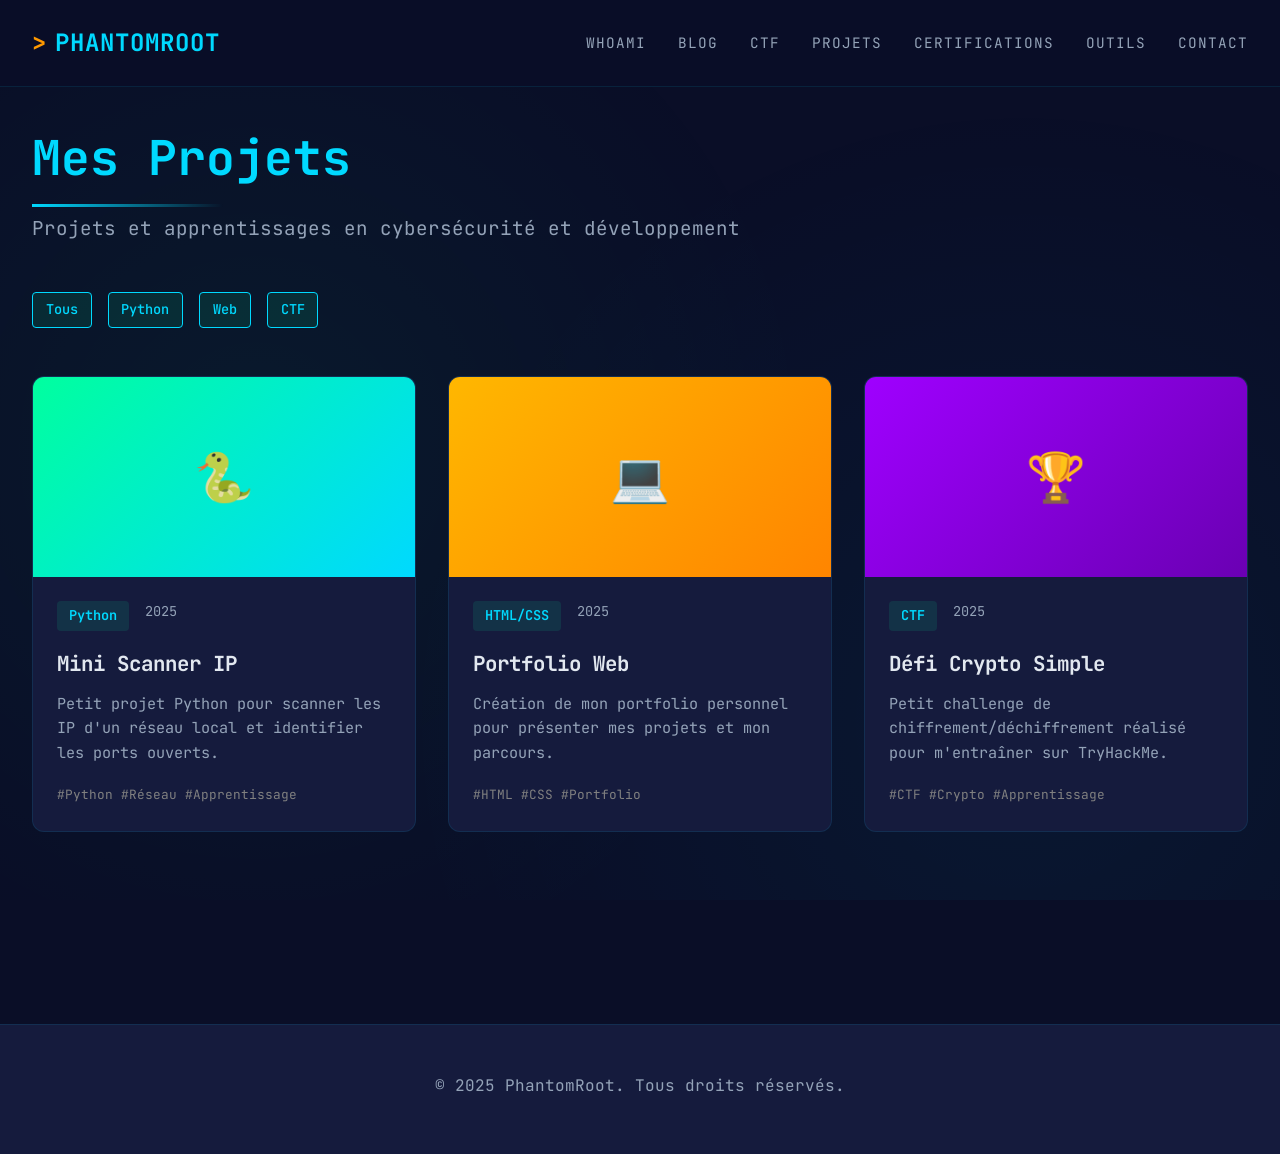
<file: projects.html>
<!DOCTYPE html>
<html lang="fr">
<head>
    <meta charset="UTF-8">
    <meta name="viewport" content="width=device-width, initial-scale=1.0">
    <title>Projets - PhantomRoot</title>
    <link rel="stylesheet" href="css/style.css">
    <link href="https://fonts.googleapis.com/css2?family=JetBrains+Mono:wght@400;600;700&display=swap" rel="stylesheet">
</head>
<body>
    <nav>
        <div class="container">
            <a href="index.html" class="logo">PhantomRoot</a>
            <button class="menu-toggle" onclick="toggleMenu()">☰</button>
            <ul id="nav-menu">
                <li><a href="whoami.html">whoami</a></li>
                <li><a href="blog.html">blog</a></li>
                <li><a href="ctf.html">ctf</a></li>
                <li><a href="projects.html">projets</a></li>
                <li><a href="certs.html">certifications</a></li>
                <li><a href="tools.html">outils</a></li>
                <li><a href="contact.html">contact</a></li>
            </ul>
        </div>
    </nav>

    <section style="padding-top: 120px;">
        <div class="container">
            <h1 class="section-title">Mes Projets</h1>
            <p class="section-subtitle">Projets et apprentissages en cybersécurité et développement</p>

            <div class="tags" style="margin-bottom: 3rem;">
                <span class="tag" style="cursor: pointer;" onclick="filterProjects('all')">Tous</span>
                <span class="tag" style="cursor: pointer;" onclick="filterProjects('python')">Python</span>
                <span class="tag" style="cursor: pointer;" onclick="filterProjects('web')">Web</span>
                <span class="tag" style="cursor: pointer;" onclick="filterProjects('ctf')">CTF</span>
            </div>

            <div class="post-grid" id="projects-container">
                <!-- Projet simple Python -->
                <div class="post-card" data-category="python">
                    <div class="post-image" style="background: linear-gradient(135deg, #00ff9f, #00d9ff);">🐍</div>
                    <div class="post-content">
                        <div class="post-meta">
                            <span class="post-tag">Python</span>
                            <span>2025</span>
                        </div>
                        <h3 class="post-title">Mini Scanner IP</h3>
                        <p class="post-excerpt">
                            Petit projet Python pour scanner les IP d'un réseau local et identifier les ports ouverts.
                        </p>
                        <div style="margin-top: 1rem;">
                            <span style="font-size: 0.8rem; color: gray;">#Python #Réseau #Apprentissage</span>
                        </div>
                    </div>
                </div>

                <!-- Projet Web simple -->
                <div class="post-card" data-category="web">
                    <div class="post-image" style="background: linear-gradient(135deg, #ffb700, #ff8500);">💻</div>
                    <div class="post-content">
                        <div class="post-meta">
                            <span class="post-tag">HTML/CSS</span>
                            <span>2025</span>
                        </div>
                        <h3 class="post-title">Portfolio Web</h3>
                        <p class="post-excerpt">
                            Création de mon portfolio personnel pour présenter mes projets et mon parcours.
                        </p>
                        <div style="margin-top: 1rem;">
                            <span style="font-size: 0.8rem; color: gray;">#HTML #CSS #Portfolio</span>
                        </div>
                    </div>
                </div>

                <!-- Projet CTF simple -->
                <div class="post-card" data-category="ctf">
                    <div class="post-image" style="background: linear-gradient(135deg, #9f00ff, #6a00b3);">🏆</div>
                    <div class="post-content">
                        <div class="post-meta">
                            <span class="post-tag">CTF</span>
                            <span>2025</span>
                        </div>
                        <h3 class="post-title">Défi Crypto Simple</h3>
                        <p class="post-excerpt">
                            Petit challenge de chiffrement/déchiffrement réalisé pour m'entraîner sur TryHackMe.
                        </p>
                        <div style="margin-top: 1rem;">
                            <span style="font-size: 0.8rem; color: gray;">#CTF #Crypto #Apprentissage</span>
                        </div>
                    </div>
                </div>
            </div>
        </div>
    </section>

    <footer>
        <div class="container">
            <p>&copy; 2025 PhantomRoot. Tous droits réservés.</p>
        </div>
    </footer>

    <script>
        function toggleMenu() {
            const menu = document.getElementById('nav-menu');
            menu.classList.toggle('active');
        }

        function filterProjects(category) {
            const projects = document.querySelectorAll('.post-card');
            projects.forEach(project => {
                if (category === 'all' || project.dataset.category === category) {
                    project.style.display = 'block';
                } else {
                    project.style.display = 'none';
                }
            });
        }
    </script>
</body>
</html>
</file>
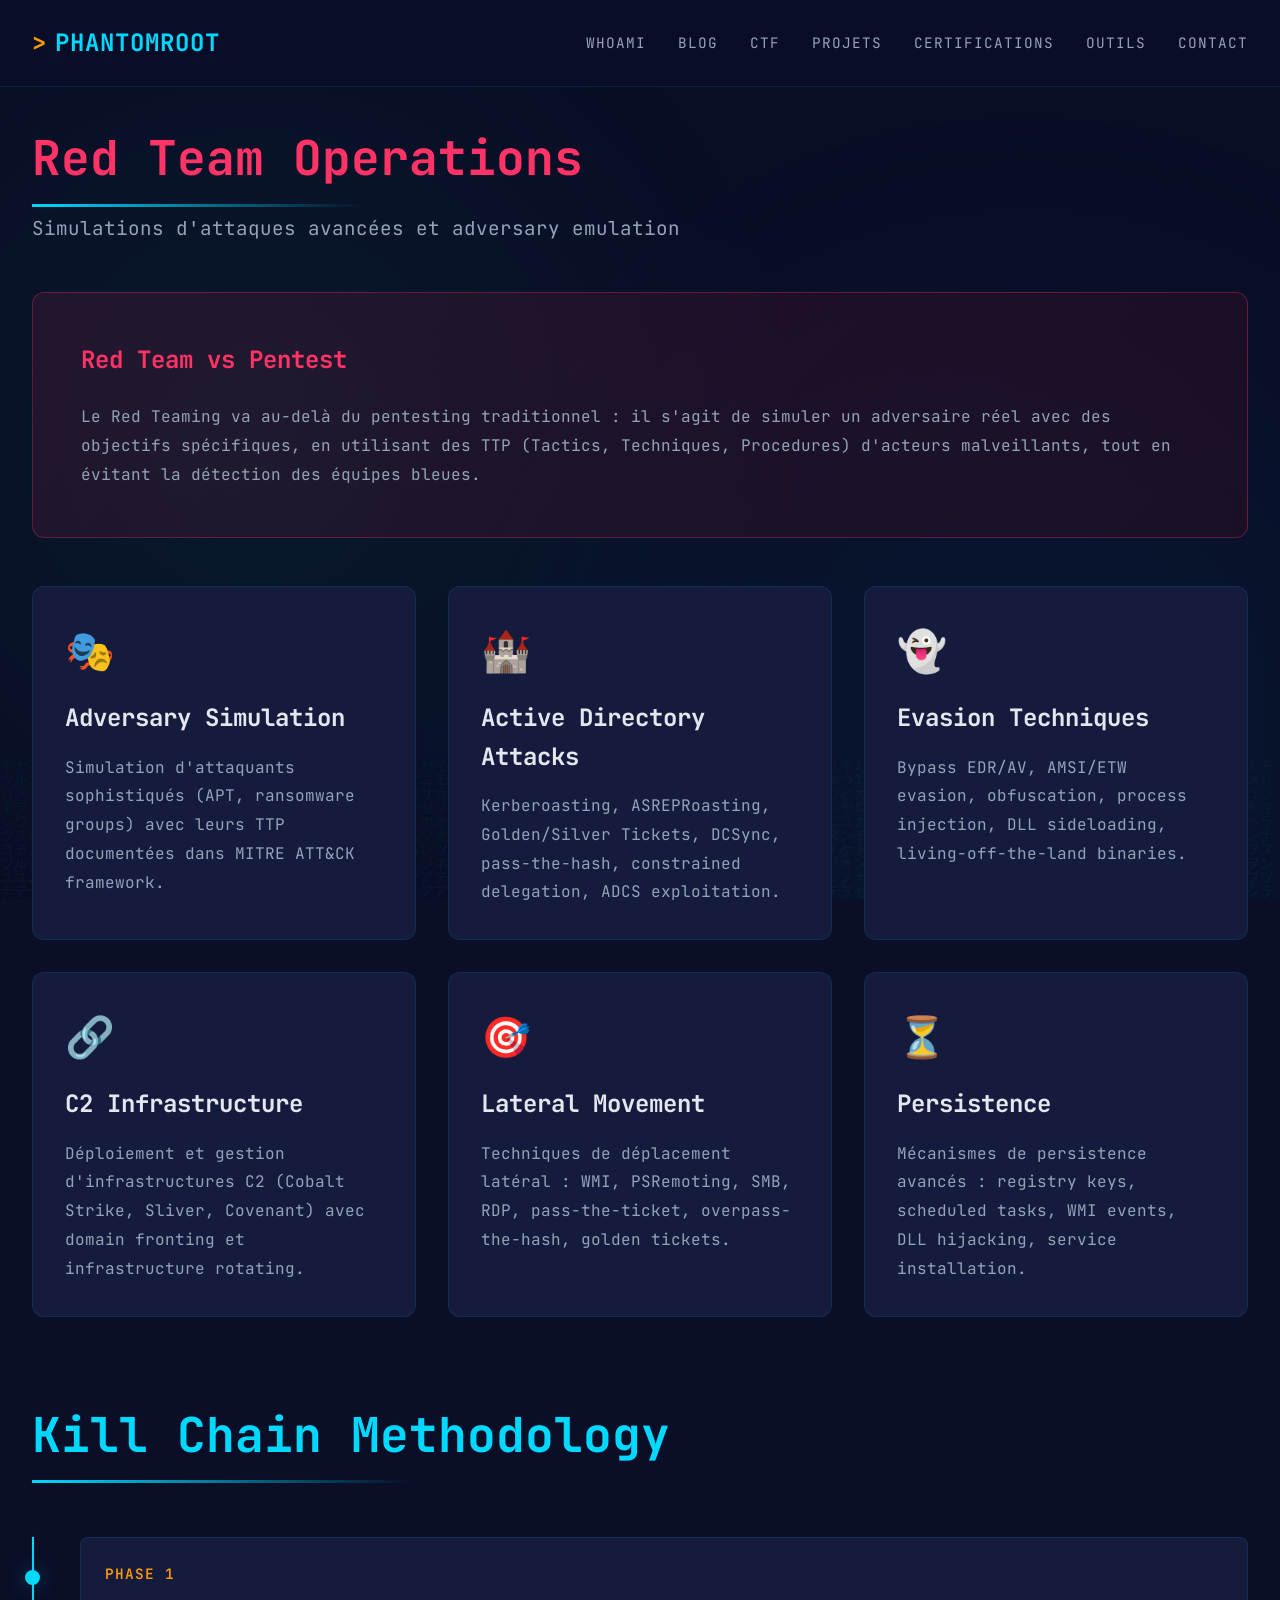
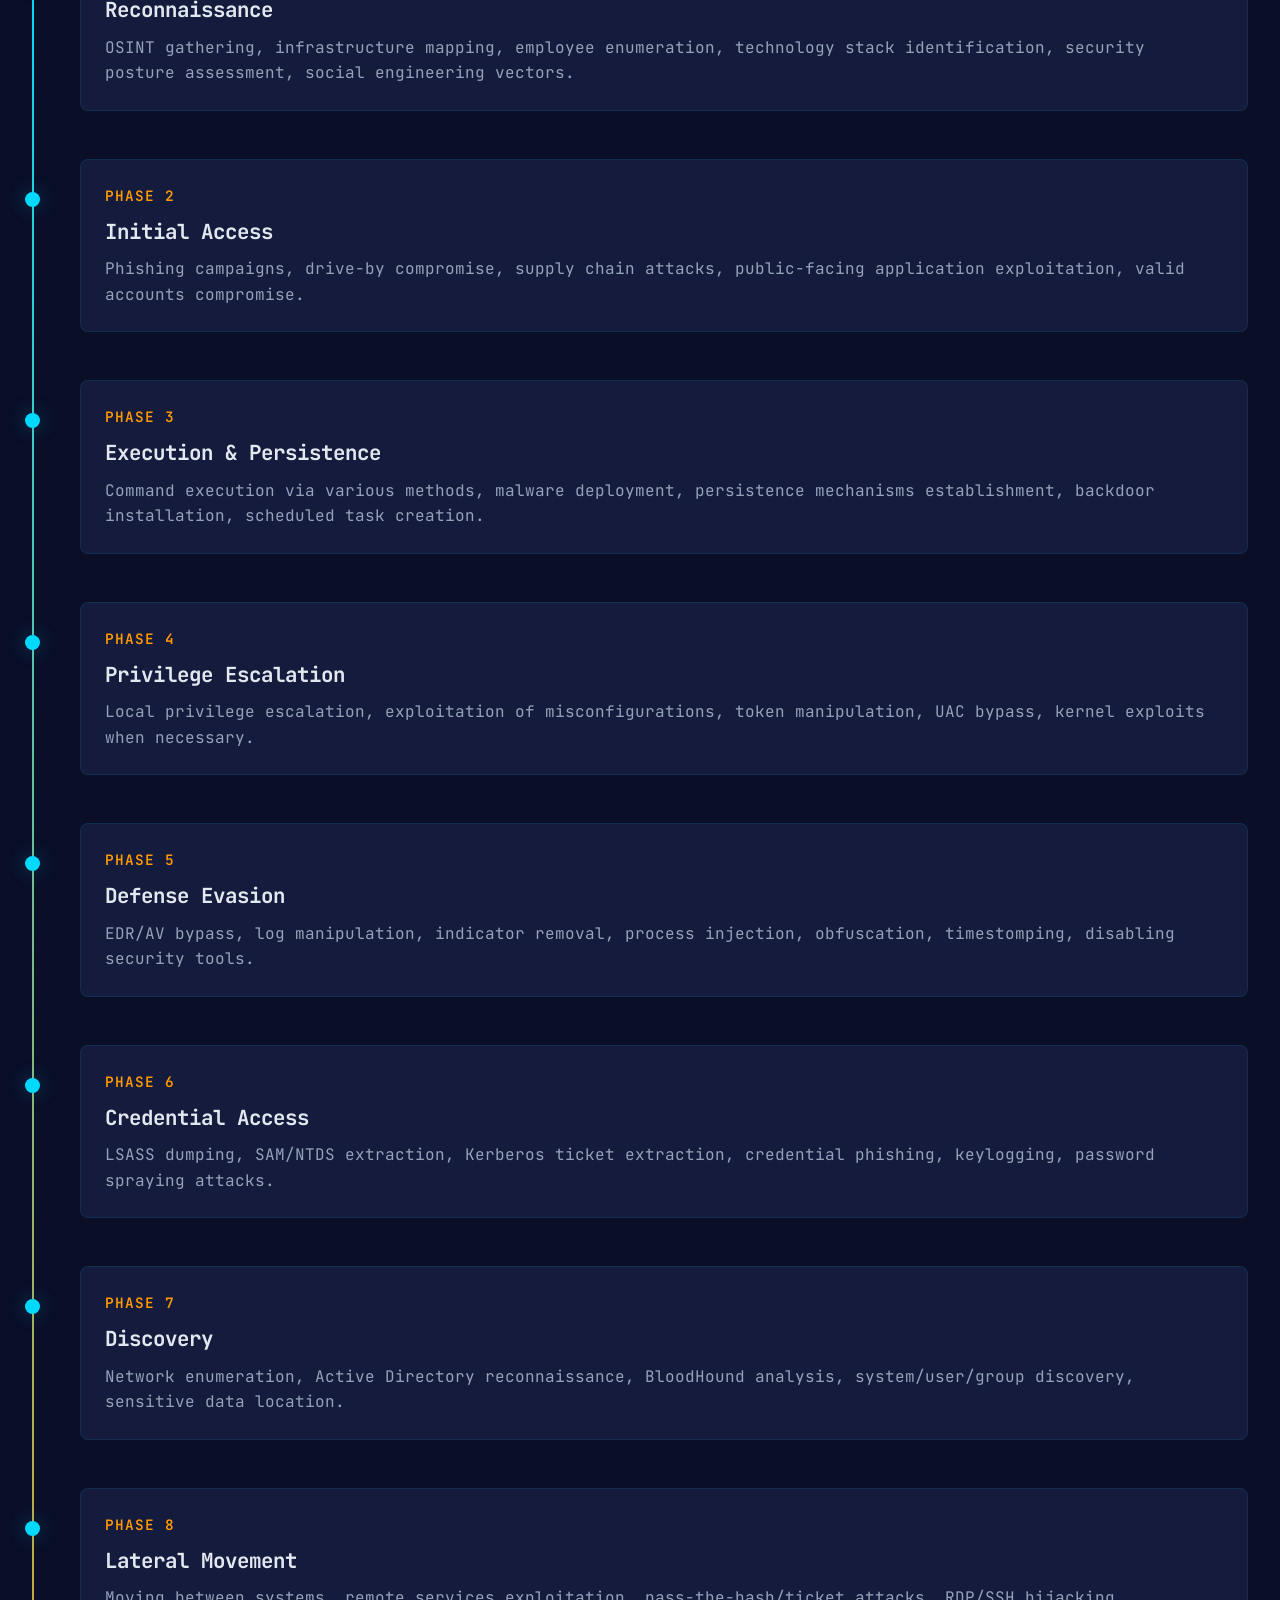
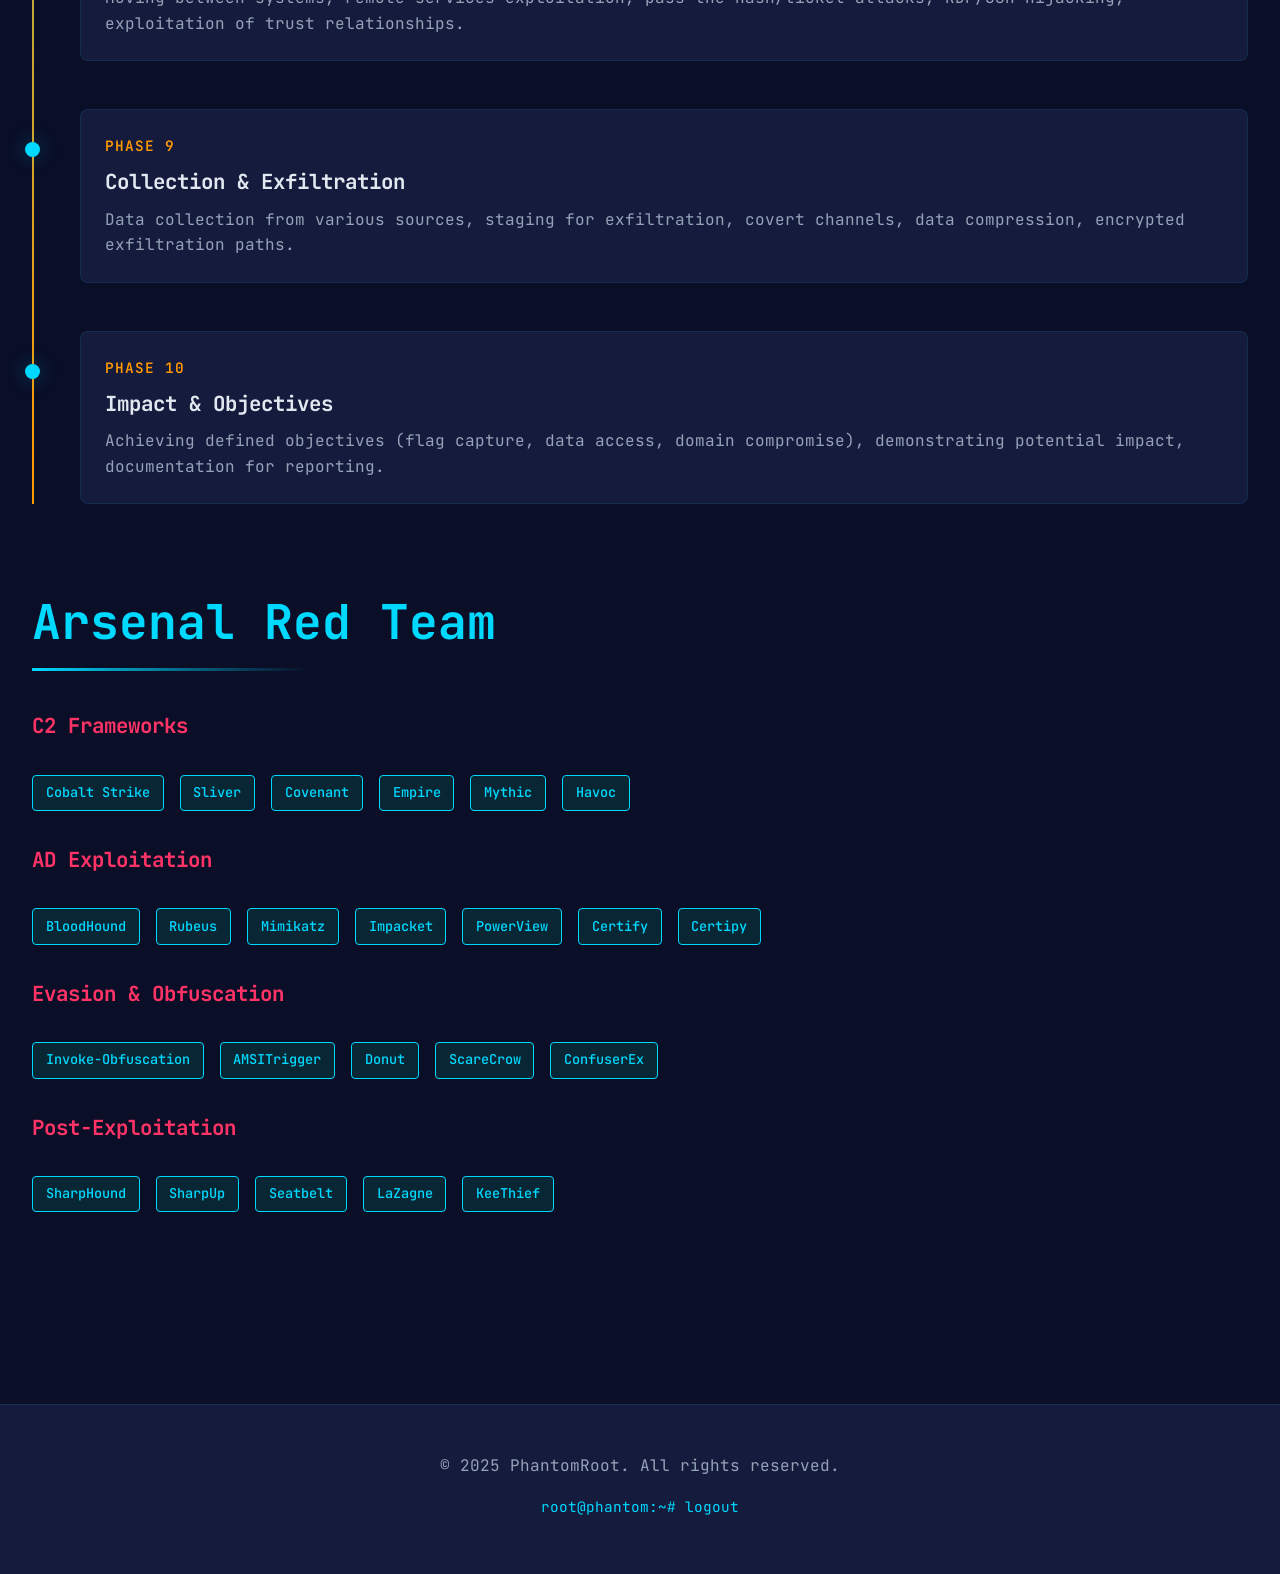
<file: redteam.html>
<!DOCTYPE html>
<html lang="fr">
<head>
    <meta charset="UTF-8">
    <meta name="viewport" content="width=device-width, initial-scale=1.0">
    <title>Red Team - PhantomRoot</title>
    <link rel="stylesheet" href="css/style.css">
    <link href="https://fonts.googleapis.com/css2?family=JetBrains+Mono:wght@400;600;700&display=swap" rel="stylesheet">
</head>
<body>
    <nav>
        <div class="container">
            <a href="index.html" class="logo">PhantomRoot</a>
            <button class="menu-toggle" onclick="toggleMenu()">☰</button>
            <ul id="nav-menu">
                <li><a href="whoami.html">whoami</a></li>
                <li><a href="blog.html">blog</a></li>
                <li><a href="ctf.html">ctf</a></li>
                <li><a href="projects.html">projets</a></li>
                <li><a href="certs.html">certifications</a></li>
                <li><a href="tools.html">outils</a></li>
                <li><a href="contact.html">contact</a></li>
            </ul>
        </div>
    </nav>

    <section style="padding-top: 120px;">
        <div class="container">
            <h1 class="section-title" style="color: #ff3366;">Red Team Operations</h1>
            <p class="section-subtitle">Simulations d'attaques avancées et adversary emulation</p>

            <div style="background: linear-gradient(135deg, rgba(255, 51, 102, 0.1), rgba(179, 0, 0, 0.1)); border: 1px solid rgba(255, 51, 102, 0.3); border-radius: 12px; padding: 3rem; margin-bottom: 3rem;">
                <h2 style="color: #ff3366; margin-bottom: 1.5rem;">Red Team vs Pentest</h2>
                <p style="color: var(--text-secondary); line-height: 1.8;">
                    Le Red Teaming va au-delà du pentesting traditionnel : il s'agit de simuler un adversaire 
                    réel avec des objectifs spécifiques, en utilisant des TTP (Tactics, Techniques, Procedures) 
                    d'acteurs malveillants, tout en évitant la détection des équipes bleues.
                </p>
            </div>

            <div class="cards-grid">
                <div class="card">
                    <div class="card-icon">🎭</div>
                    <h3>Adversary Simulation</h3>
                    <p>Simulation d'attaquants sophistiqués (APT, ransomware groups) avec leurs TTP documentées dans MITRE ATT&CK framework.</p>
                </div>

                <div class="card">
                    <div class="card-icon">🏰</div>
                    <h3>Active Directory Attacks</h3>
                    <p>Kerberoasting, ASREPRoasting, Golden/Silver Tickets, DCSync, pass-the-hash, constrained delegation, ADCS exploitation.</p>
                </div>

                <div class="card">
                    <div class="card-icon">👻</div>
                    <h3>Evasion Techniques</h3>
                    <p>Bypass EDR/AV, AMSI/ETW evasion, obfuscation, process injection, DLL sideloading, living-off-the-land binaries.</p>
                </div>

                <div class="card">
                    <div class="card-icon">🔗</div>
                    <h3>C2 Infrastructure</h3>
                    <p>Déploiement et gestion d'infrastructures C2 (Cobalt Strike, Sliver, Covenant) avec domain fronting et infrastructure rotating.</p>
                </div>

                <div class="card">
                    <div class="card-icon">🎯</div>
                    <h3>Lateral Movement</h3>
                    <p>Techniques de déplacement latéral : WMI, PSRemoting, SMB, RDP, pass-the-ticket, overpass-the-hash, golden tickets.</p>
                </div>

                <div class="card">
                    <div class="card-icon">⏳</div>
                    <h3>Persistence</h3>
                    <p>Mécanismes de persistence avancés : registry keys, scheduled tasks, WMI events, DLL hijacking, service installation.</p>
                </div>
            </div>

            <div style="margin-top: 5rem;">
                <h2 class="section-title">Kill Chain Methodology</h2>
                
                <div class="timeline">
                    <div class="timeline-item">
                        <div class="timeline-date">Phase 1</div>
                        <h3 class="timeline-title">Reconnaissance</h3>
                        <p class="timeline-description">
                            OSINT gathering, infrastructure mapping, employee enumeration, technology stack identification, 
                            security posture assessment, social engineering vectors.
                        </p>
                    </div>

                    <div class="timeline-item">
                        <div class="timeline-date">Phase 2</div>
                        <h3 class="timeline-title">Initial Access</h3>
                        <p class="timeline-description">
                            Phishing campaigns, drive-by compromise, supply chain attacks, public-facing application exploitation, 
                            valid accounts compromise.
                        </p>
                    </div>

                    <div class="timeline-item">
                        <div class="timeline-date">Phase 3</div>
                        <h3 class="timeline-title">Execution & Persistence</h3>
                        <p class="timeline-description">
                            Command execution via various methods, malware deployment, persistence mechanisms establishment, 
                            backdoor installation, scheduled task creation.
                        </p>
                    </div>

                    <div class="timeline-item">
                        <div class="timeline-date">Phase 4</div>
                        <h3 class="timeline-title">Privilege Escalation</h3>
                        <p class="timeline-description">
                            Local privilege escalation, exploitation of misconfigurations, token manipulation, 
                            UAC bypass, kernel exploits when necessary.
                        </p>
                    </div>

                    <div class="timeline-item">
                        <div class="timeline-date">Phase 5</div>
                        <h3 class="timeline-title">Defense Evasion</h3>
                        <p class="timeline-description">
                            EDR/AV bypass, log manipulation, indicator removal, process injection, obfuscation, 
                            timestomping, disabling security tools.
                        </p>
                    </div>

                    <div class="timeline-item">
                        <div class="timeline-date">Phase 6</div>
                        <h3 class="timeline-title">Credential Access</h3>
                        <p class="timeline-description">
                            LSASS dumping, SAM/NTDS extraction, Kerberos ticket extraction, credential phishing, 
                            keylogging, password spraying attacks.
                        </p>
                    </div>

                    <div class="timeline-item">
                        <div class="timeline-date">Phase 7</div>
                        <h3 class="timeline-title">Discovery</h3>
                        <p class="timeline-description">
                            Network enumeration, Active Directory reconnaissance, BloodHound analysis, 
                            system/user/group discovery, sensitive data location.
                        </p>
                    </div>

                    <div class="timeline-item">
                        <div class="timeline-date">Phase 8</div>
                        <h3 class="timeline-title">Lateral Movement</h3>
                        <p class="timeline-description">
                            Moving between systems, remote services exploitation, pass-the-hash/ticket attacks, 
                            RDP/SSH hijacking, exploitation of trust relationships.
                        </p>
                    </div>

                    <div class="timeline-item">
                        <div class="timeline-date">Phase 9</div>
                        <h3 class="timeline-title">Collection & Exfiltration</h3>
                        <p class="timeline-description">
                            Data collection from various sources, staging for exfiltration, covert channels, 
                            data compression, encrypted exfiltration paths.
                        </p>
                    </div>

                    <div class="timeline-item">
                        <div class="timeline-date">Phase 10</div>
                        <h3 class="timeline-title">Impact & Objectives</h3>
                        <p class="timeline-description">
                            Achieving defined objectives (flag capture, data access, domain compromise), 
                            demonstrating potential impact, documentation for reporting.
                        </p>
                    </div>
                </div>
            </div>

            <div style="margin-top: 5rem;">
                <h2 class="section-title">Arsenal Red Team</h2>
                
                <div style="margin-top: 2rem;">
                    <h3 style="color: #ff3366; font-size: 1.3rem; margin-bottom: 1rem;">C2 Frameworks</h3>
                    <div class="tags">
                        <span class="tag">Cobalt Strike</span>
                        <span class="tag">Sliver</span>
                        <span class="tag">Covenant</span>
                        <span class="tag">Empire</span>
                        <span class="tag">Mythic</span>
                        <span class="tag">Havoc</span>
                    </div>
                </div>

                <div style="margin-top: 2rem;">
                    <h3 style="color: #ff3366; font-size: 1.3rem; margin-bottom: 1rem;">AD Exploitation</h3>
                    <div class="tags">
                        <span class="tag">BloodHound</span>
                        <span class="tag">Rubeus</span>
                        <span class="tag">Mimikatz</span>
                        <span class="tag">Impacket</span>
                        <span class="tag">PowerView</span>
                        <span class="tag">Certify</span>
                        <span class="tag">Certipy</span>
                    </div>
                </div>

                <div style="margin-top: 2rem;">
                    <h3 style="color: #ff3366; font-size: 1.3rem; margin-bottom: 1rem;">Evasion & Obfuscation</h3>
                    <div class="tags">
                        <span class="tag">Invoke-Obfuscation</span>
                        <span class="tag">AMSITrigger</span>
                        <span class="tag">Donut</span>
                        <span class="tag">ScareCrow</span>
                        <span class="tag">ConfuserEx</span>
                    </div>
                </div>

                <div style="margin-top: 2rem;">
                    <h3 style="color: #ff3366; font-size: 1.3rem; margin-bottom: 1rem;">Post-Exploitation</h3>
                    <div class="tags">
                        <span class="tag">SharpHound</span>
                        <span class="tag">SharpUp</span>
                        <span class="tag">Seatbelt</span>
                        <span class="tag">LaZagne</span>
                        <span class="tag">KeeThief</span>
                    </div>
                </div>
            </div>
        </div>
    </section>

    <footer>
        <div class="container">
            <p>&copy; 2025 PhantomRoot. All rights reserved.</p>
            <p class="terminal-text">root@phantom:~# logout</p>
        </div>
    </footer>

    <script src="js/auth.js"></script>
    <script>
        function toggleMenu() {
            const menu = document.getElementById('nav-menu');
            menu.classList.toggle('active');
        }
    </script>
</body>
</html>
</file>
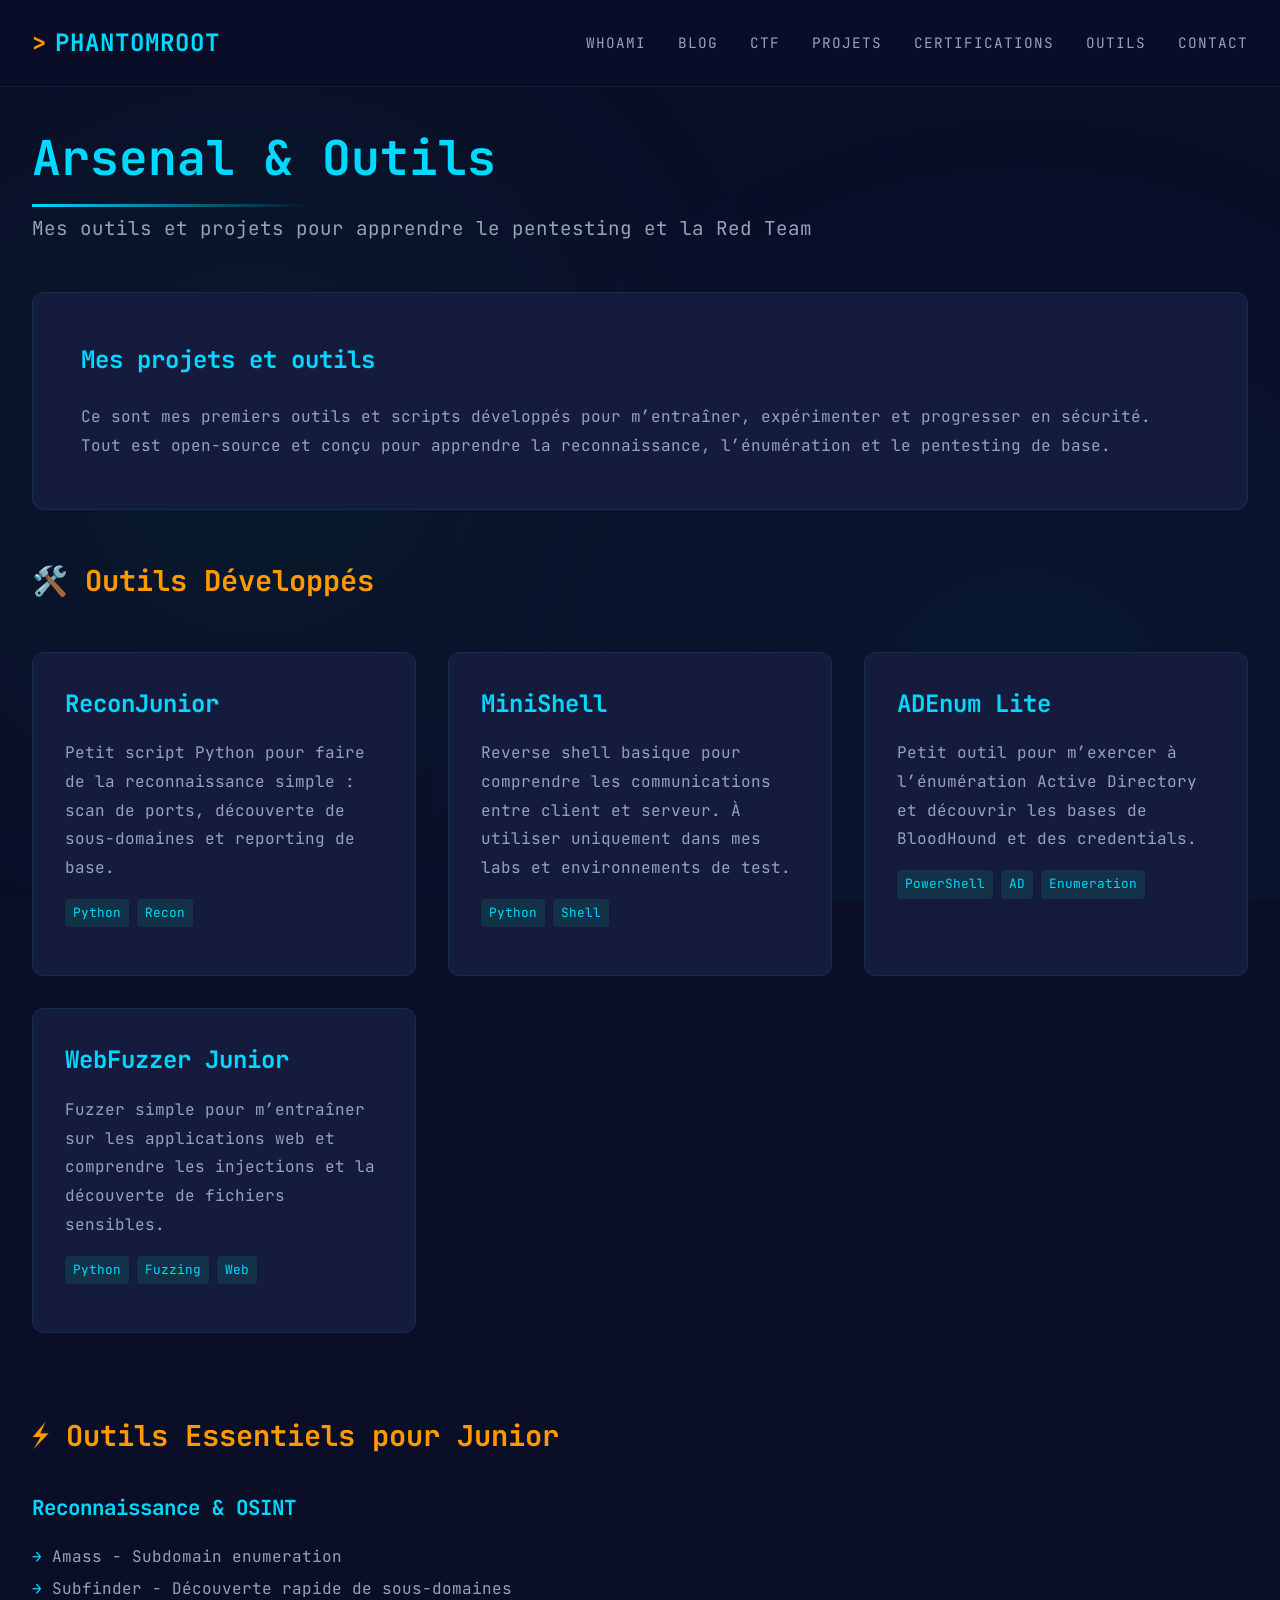
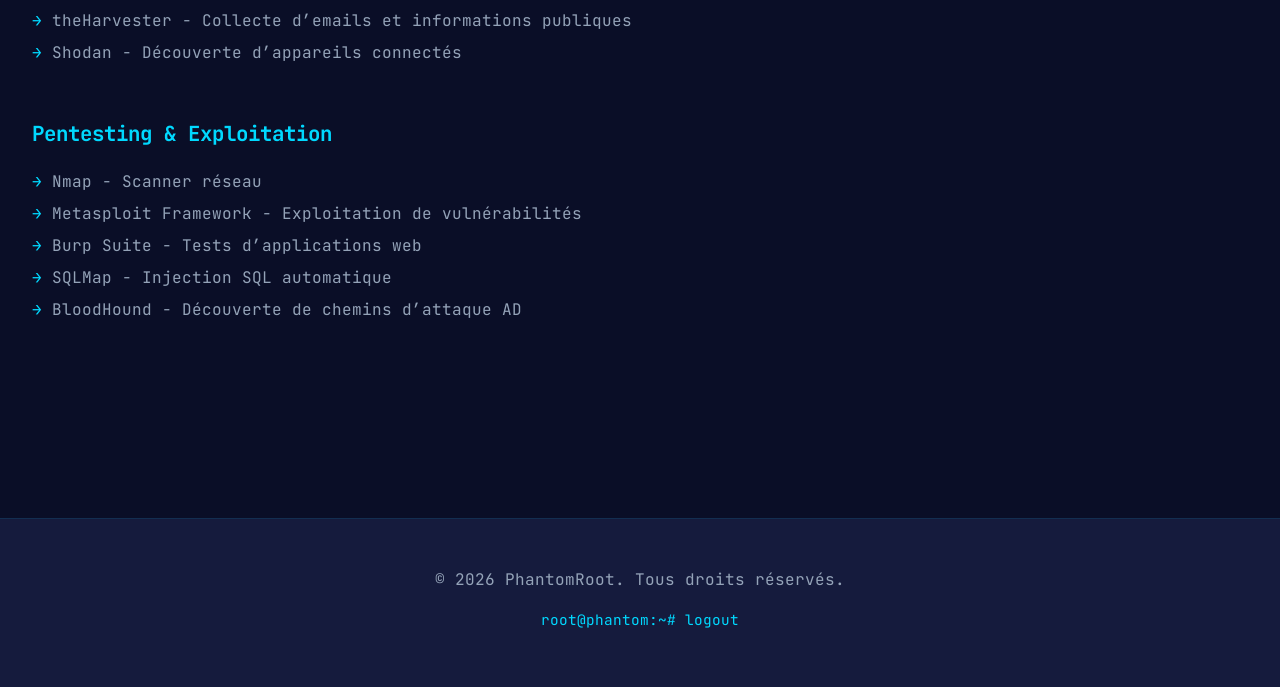
<file: tools.html>
<!DOCTYPE html>
<html lang="fr">
<head>
    <meta charset="UTF-8">
    <meta name="viewport" content="width=device-width, initial-scale=1.0">
    <title>Outils - PhantomRoot</title>
    <link rel="stylesheet" href="css/style.css">
    <link href="https://fonts.googleapis.com/css2?family=JetBrains+Mono:wght@400;600;700&display=swap" rel="stylesheet">
</head>
<body>
    <nav>
        <div class="container">
            <a href="index.html" class="logo">PhantomRoot</a>
            <button class="menu-toggle" onclick="toggleMenu()">☰</button>
            <ul id="nav-menu">
                <li><a href="whoami.html">whoami</a></li>
                <li><a href="blog.html">blog</a></li>
                <li><a href="ctf.html">ctf</a></li>
                <li><a href="projects.html">projets</a></li>
                <li><a href="certs.html">certifications</a></li>
                <li><a href="tools.html">outils</a></li>
                <li><a href="contact.html">contact</a></li>
            </ul>
        </div>
    </nav>

    <section style="padding-top: 120px;">
        <div class="container">
            <h1 class="section-title">Arsenal & Outils</h1>
            <p class="section-subtitle">Mes outils et projets pour apprendre le pentesting et la Red Team</p>

            <div style="background: var(--bg-secondary); border: 1px solid var(--border-color); border-radius: 12px; padding: 3rem; margin-bottom: 3rem;">
                <h2 style="color: var(--accent-primary); margin-bottom: 1.5rem;">Mes projets et outils</h2>
                <p style="color: var(--text-secondary); line-height: 1.8;">
                    Ce sont mes premiers outils et scripts développés pour m’entraîner, expérimenter et progresser en sécurité. 
                    Tout est open-source et conçu pour apprendre la reconnaissance, l’énumération et le pentesting de base.
                </p>
            </div>

            <h2 style="color: var(--accent-secondary); font-size: 1.8rem; margin-bottom: 2rem; margin-top: 3rem;">🛠️ Outils Développés</h2>
            
            <div class="cards-grid">
                <div class="card">
                    <h3 style="color: var(--accent-primary); margin-bottom: 1rem;">ReconJunior</h3>
                    <p style="margin-bottom: 1rem;">
                        Petit script Python pour faire de la reconnaissance simple : scan de ports, découverte de sous-domaines et reporting de base.
                    </p>
                    <div style="display: flex; gap: 0.5rem; flex-wrap: wrap; margin-bottom: 1rem;">
                        <span style="font-size: 0.8rem; background: rgba(0,255,159,0.1); padding: 0.25rem 0.5rem; border-radius: 4px; color: var(--accent-primary);">Python</span>
                        <span style="font-size: 0.8rem; background: rgba(0,255,159,0.1); padding: 0.25rem 0.5rem; border-radius: 4px; color: var(--accent-primary);">Recon</span>
                    </div>
                </div>

                <div class="card">
                    <h3 style="color: var(--accent-primary); margin-bottom: 1rem;">MiniShell</h3>
                    <p style="margin-bottom: 1rem;">
                        Reverse shell basique pour comprendre les communications entre client et serveur. À utiliser uniquement dans mes labs et environnements de test.
                    </p>
                    <div style="display: flex; gap: 0.5rem; flex-wrap: wrap; margin-bottom: 1rem;">
                        <span style="font-size: 0.8rem; background: rgba(0,255,159,0.1); padding: 0.25rem 0.5rem; border-radius: 4px; color: var(--accent-primary);">Python</span>
                        <span style="font-size: 0.8rem; background: rgba(0,255,159,0.1); padding: 0.25rem 0.5rem; border-radius: 4px; color: var(--accent-primary);">Shell</span>
                    </div>
                </div>

                <div class="card">
                    <h3 style="color: var(--accent-primary); margin-bottom: 1rem;">ADEnum Lite</h3>
                    <p style="margin-bottom: 1rem;">
                        Petit outil pour m’exercer à l’énumération Active Directory et découvrir les bases de BloodHound et des credentials.
                    </p>
                    <div style="display: flex; gap: 0.5rem; flex-wrap: wrap; margin-bottom: 1rem;">
                        <span style="font-size: 0.8rem; background: rgba(0,255,159,0.1); padding: 0.25rem 0.5rem; border-radius: 4px; color: var(--accent-primary);">PowerShell</span>
                        <span style="font-size: 0.8rem; background: rgba(0,255,159,0.1); padding: 0.25rem 0.5rem; border-radius: 4px; color: var(--accent-primary);">AD</span>
                        <span style="font-size: 0.8rem; background: rgba(0,255,159,0.1); padding: 0.25rem 0.5rem; border-radius: 4px; color: var(--accent-primary);">Enumeration</span>
                    </div>
                </div>

                <div class="card">
                    <h3 style="color: var(--accent-primary); margin-bottom: 1rem;">WebFuzzer Junior</h3>
                    <p style="margin-bottom: 1rem;">
                        Fuzzer simple pour m’entraîner sur les applications web et comprendre les injections et la découverte de fichiers sensibles.
                    </p>
                    <div style="display: flex; gap: 0.5rem; flex-wrap: wrap; margin-bottom: 1rem;">
                        <span style="font-size: 0.8rem; background: rgba(0,255,159,0.1); padding: 0.25rem 0.5rem; border-radius: 4px; color: var(--accent-primary);">Python</span>
                        <span style="font-size: 0.8rem; background: rgba(0,255,159,0.1); padding: 0.25rem 0.5rem; border-radius: 4px; color: var(--accent-primary);">Fuzzing</span>
                        <span style="font-size: 0.8rem; background: rgba(0,255,159,0.1); padding: 0.25rem 0.5rem; border-radius: 4px; color: var(--accent-primary);">Web</span>
                    </div>
                </div>
            </div>

            <h2 style="color: var(--accent-secondary); font-size: 1.8rem; margin-bottom: 2rem; margin-top: 5rem;">⚡ Outils Essentiels pour Junior</h2>
            
            <div style="display: grid; gap: 3rem; margin-top: 2rem;">
                <div>
                    <h3 style="color: var(--accent-primary); font-size: 1.3rem; margin-bottom: 1rem;">Reconnaissance & OSINT</h3>
                    <ul style="list-style: none; color: var(--text-secondary); line-height: 2;">
                        <li><span style="color: var(--accent-primary);">→</span> Amass - Subdomain enumeration</li>
                        <li><span style="color: var(--accent-primary);">→</span> Subfinder - Découverte rapide de sous-domaines</li>
                        <li><span style="color: var(--accent-primary);">→</span> theHarvester - Collecte d’emails et informations publiques</li>
                        <li><span style="color: var(--accent-primary);">→</span> Shodan - Découverte d’appareils connectés</li>
                    </ul>
                </div>

                <div>
                    <h3 style="color: var(--accent-primary); font-size: 1.3rem; margin-bottom: 1rem;">Pentesting & Exploitation</h3>
                    <ul style="list-style: none; color: var(--text-secondary); line-height: 2;">
                        <li><span style="color: var(--accent-primary);">→</span> Nmap - Scanner réseau</li>
                        <li><span style="color: var(--accent-primary);">→</span> Metasploit Framework - Exploitation de vulnérabilités</li>
                        <li><span style="color: var(--accent-primary);">→</span> Burp Suite - Tests d’applications web</li>
                        <li><span style="color: var(--accent-primary);">→</span> SQLMap - Injection SQL automatique</li>
                        <li><span style="color: var(--accent-primary);">→</span> BloodHound - Découverte de chemins d’attaque AD</li>
                    </ul>
                </div>
            </div>
        </div>
    </section>

    <footer>
        <div class="container">
            <p>&copy; 2026 PhantomRoot. Tous droits réservés.</p>
            <p class="terminal-text">root@phantom:~# logout</p>
        </div>
    </footer>

    <script src="js/auth.js"></script>
    <script>
        function toggleMenu() {
            const menu = document.getElementById('nav-menu');
            menu.classList.toggle('active');
        }
    </script>
</body>
</html>
</file>
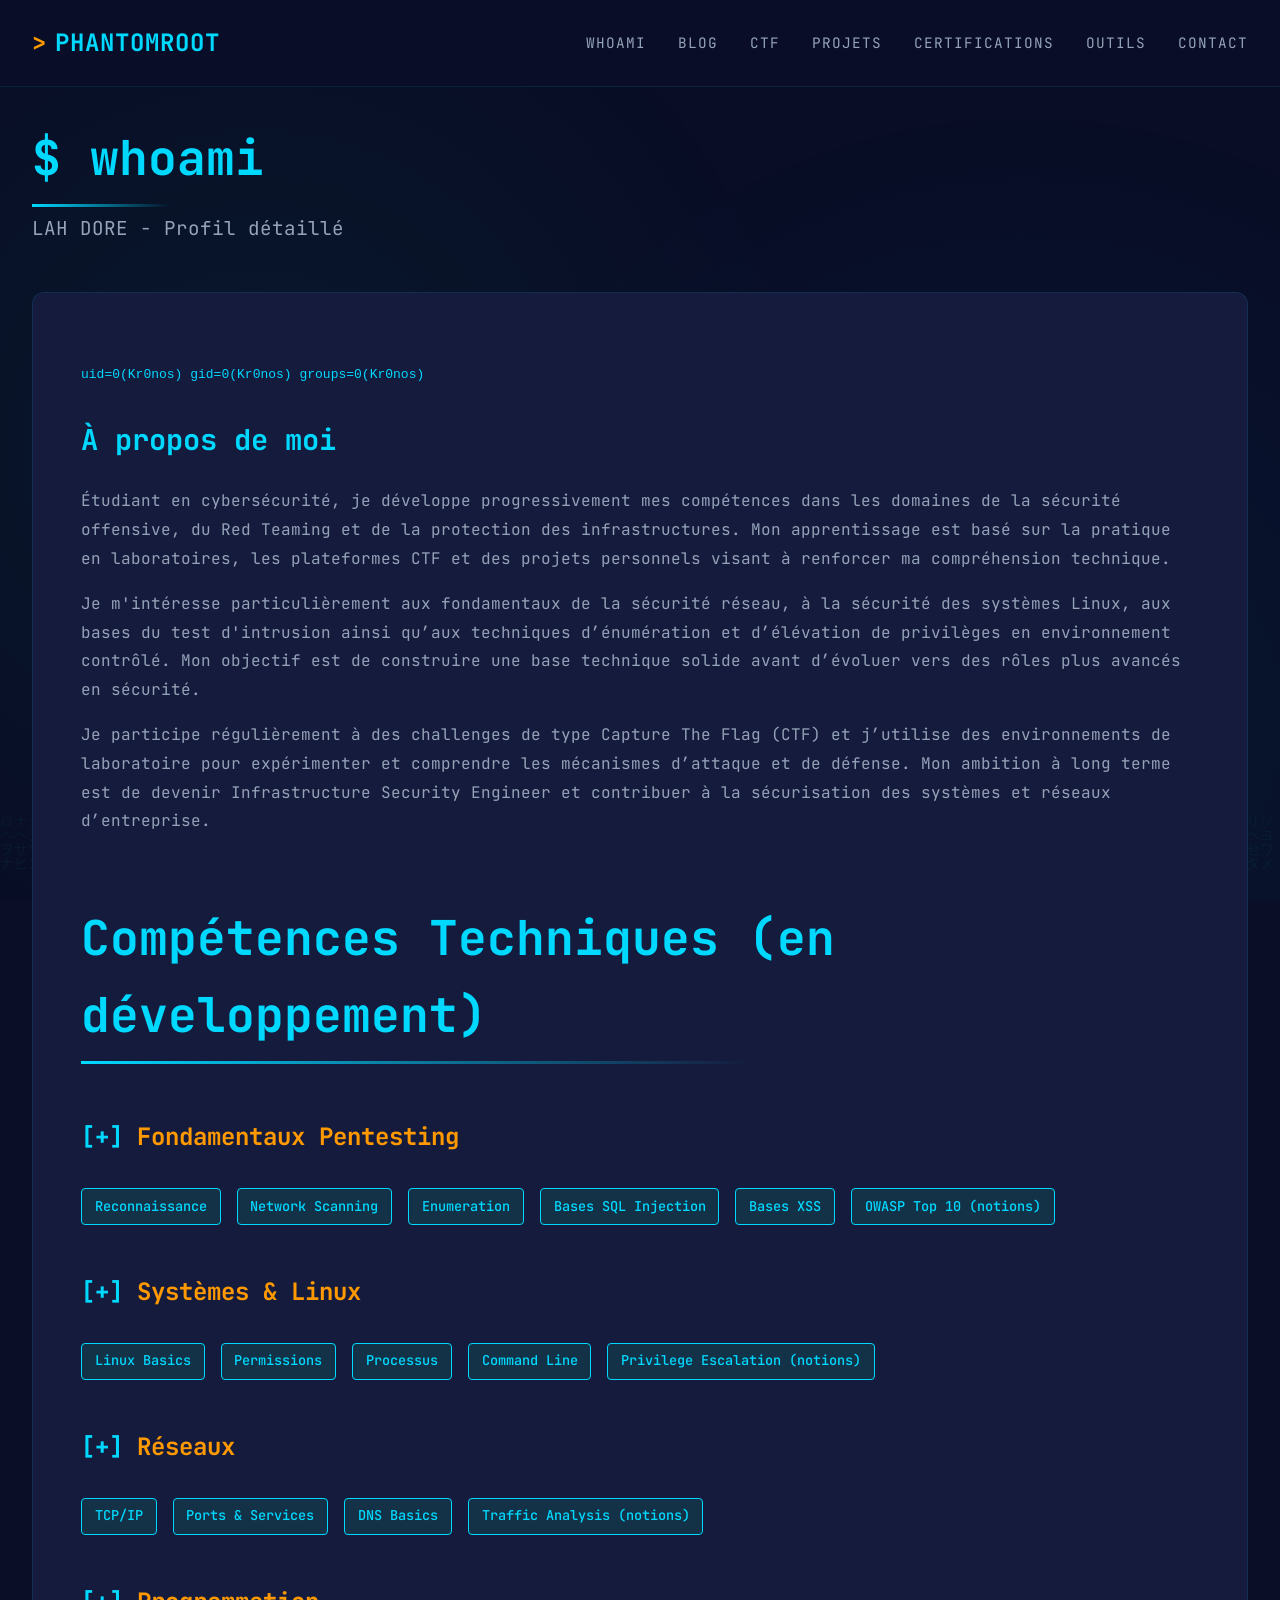
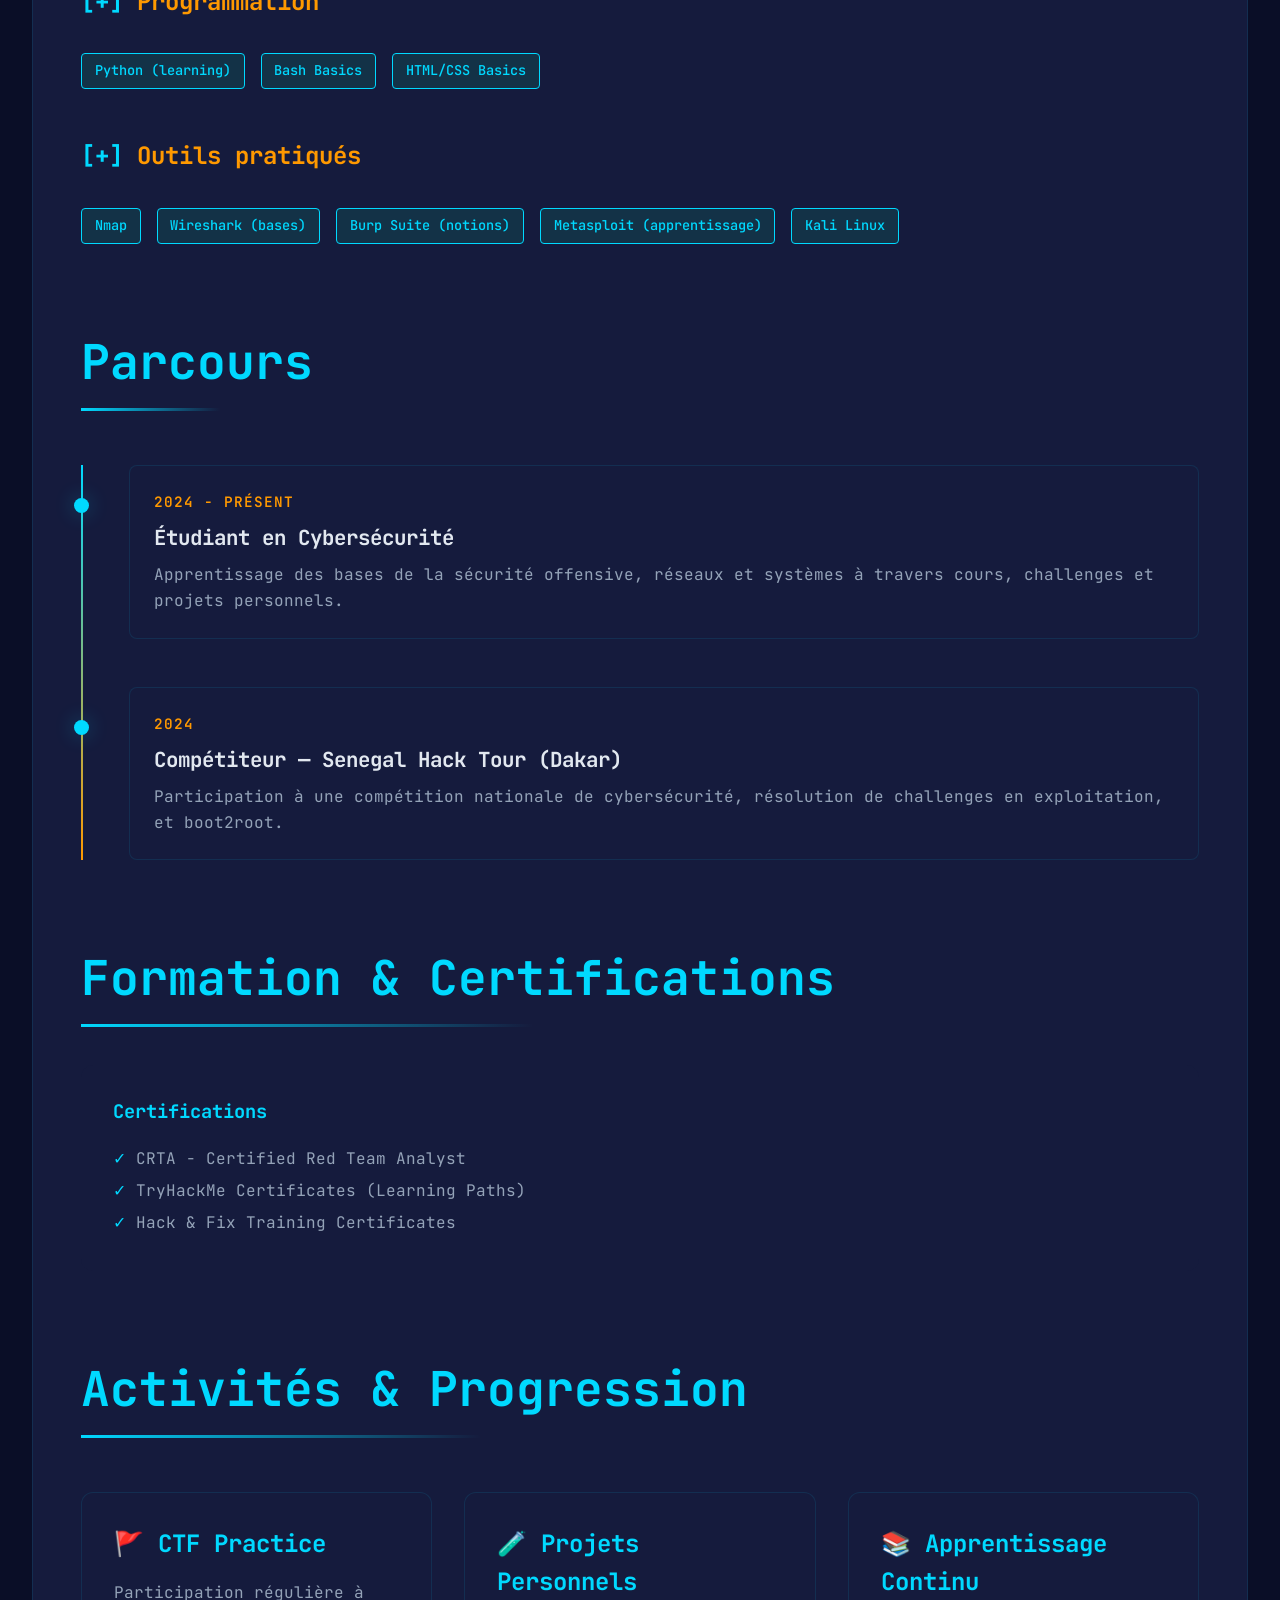
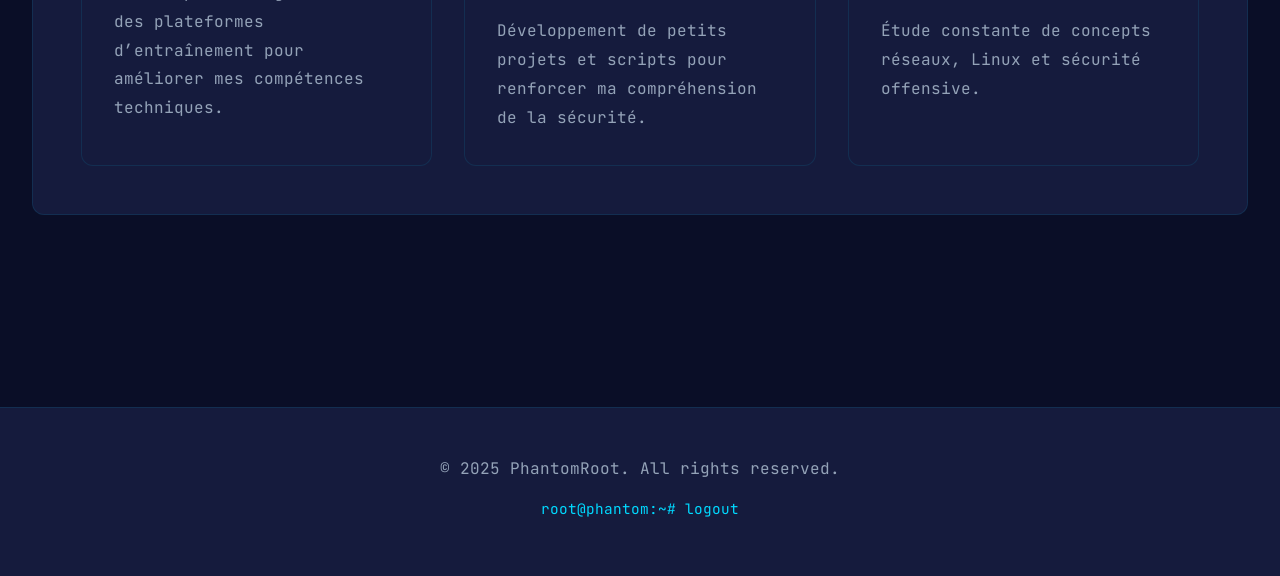
<file: whoami.html>
<!DOCTYPE html>
<html lang="fr">
<head>
    <meta charset="UTF-8">
    <meta name="viewport" content="width=device-width, initial-scale=1.0">
    <title>WhoAmI - PhantomRoot</title>
    <link rel="stylesheet" href="css/style.css">
    <link href="https://fonts.googleapis.com/css2?family=JetBrains+Mono:wght@400;600;700&display=swap" rel="stylesheet">
</head>
<body>
    <nav>
        <div class="container">
            <a href="index.html" class="logo">PhantomRoot</a>
            <button class="menu-toggle" onclick="toggleMenu()">☰</button>
            <ul id="nav-menu">
                <li><a href="whoami.html">whoami</a></li>
                <li><a href="blog.html">blog</a></li>
                <li><a href="ctf.html">ctf</a></li>
                <li><a href="projects.html">projets</a></li>
                <li><a href="certs.html">certifications</a></li>
                <li><a href="tools.html">outils</a></li>
                <li><a href="contact.html">contact</a></li>
            </ul>
        </div>
    </nav>

    <section style="padding-top: 120px;">
        <div class="container">
            <h1 class="section-title">$ whoami</h1>
            <p class="section-subtitle">LAH DORE - Profil détaillé</p>

            <div style="background: var(--bg-secondary); border: 1px solid var(--border-color); border-radius: 12px; padding: 3rem; margin-top: 3rem;">
                <pre style="background: none; border: none; padding: 0; color: var(--accent-primary);">
uid=0(Kr0nos) gid=0(Kr0nos) groups=0(Kr0nos)
</pre>
                
                <div style="margin-top: 2rem;">
    <h2 style="color: var(--accent-primary); margin-bottom: 1.5rem; font-size: 1.8rem;">À propos de moi</h2>

    <p style="color: var(--text-secondary); line-height: 1.8; margin-bottom: 1rem;">
        Étudiant en cybersécurité, je développe progressivement mes compétences dans les domaines de la sécurité offensive,
        du Red Teaming et de la protection des infrastructures. Mon apprentissage est basé sur la pratique en laboratoires,
        les plateformes CTF et des projets personnels visant à renforcer ma compréhension technique.
    </p>

    <p style="color: var(--text-secondary); line-height: 1.8; margin-bottom: 1rem;">
        Je m'intéresse particulièrement aux fondamentaux de la sécurité réseau, à la sécurité des systèmes Linux,
        aux bases du test d'intrusion ainsi qu’aux techniques d’énumération et d’élévation de privilèges en environnement contrôlé.
        Mon objectif est de construire une base technique solide avant d’évoluer vers des rôles plus avancés en sécurité.
    </p>

    <p style="color: var(--text-secondary); line-height: 1.8;">
        Je participe régulièrement à des challenges de type Capture The Flag (CTF) et j’utilise des environnements de laboratoire
        pour expérimenter et comprendre les mécanismes d’attaque et de défense. Mon ambition à long terme est de devenir
        Infrastructure Security Engineer et contribuer à la sécurisation des systèmes et réseaux d’entreprise.
    </p>
</div>


            <!-- Skills Section -->
<div style="margin-top: 4rem;">
    <h2 class="section-title">Compétences Techniques (en développement)</h2>
    
    <div style="margin-top: 3rem;">
        <h3 style="color: var(--accent-secondary); font-size: 1.5rem; margin-bottom: 1.5rem;">
            <span style="color: var(--accent-primary);">[+]</span> Fondamentaux Pentesting
        </h3>
        <div class="tags">
            <span class="tag">Reconnaissance</span>
            <span class="tag">Network Scanning</span>
            <span class="tag">Enumeration</span>
            <span class="tag">Bases SQL Injection</span>
            <span class="tag">Bases XSS</span>
            <span class="tag">OWASP Top 10 (notions)</span>
        </div>
    </div>

    <div style="margin-top: 3rem;">
        <h3 style="color: var(--accent-secondary); font-size: 1.5rem; margin-bottom: 1.5rem;">
            <span style="color: var(--accent-primary);">[+]</span> Systèmes & Linux
        </h3>
        <div class="tags">
            <span class="tag">Linux Basics</span>
            <span class="tag">Permissions</span>
            <span class="tag">Processus</span>
            <span class="tag">Command Line</span>
            <span class="tag">Privilege Escalation (notions)</span>
        </div>
    </div>

    <div style="margin-top: 3rem;">
        <h3 style="color: var(--accent-secondary); font-size: 1.5rem; margin-bottom: 1.5rem;">
            <span style="color: var(--accent-primary);">[+]</span> Réseaux
        </h3>
        <div class="tags">
            <span class="tag">TCP/IP</span>
            <span class="tag">Ports & Services</span>
            <span class="tag">DNS Basics</span>
            <span class="tag">Traffic Analysis (notions)</span>
        </div>
    </div>

    <div style="margin-top: 3rem;">
        <h3 style="color: var(--accent-secondary); font-size: 1.5rem; margin-bottom: 1.5rem;">
            <span style="color: var(--accent-primary);">[+]</span> Programmation
        </h3>
        <div class="tags">
            <span class="tag">Python (learning)</span>
            <span class="tag">Bash Basics</span>
            <span class="tag">HTML/CSS Basics</span>
        </div>
    </div>

    <div style="margin-top: 3rem;">
        <h3 style="color: var(--accent-secondary); font-size: 1.5rem; margin-bottom: 1.5rem;">
            <span style="color: var(--accent-primary);">[+]</span> Outils pratiqués
        </h3>
        <div class="tags">
            <span class="tag">Nmap</span>
            <span class="tag">Wireshark (bases)</span>
            <span class="tag">Burp Suite (notions)</span>
            <span class="tag">Metasploit (apprentissage)</span>
            <span class="tag">Kali Linux</span>
        </div>
    </div>
</div>


            <div style="margin-top: 5rem;">
    <h2 class="section-title">Parcours</h2>
    
    <div class="timeline">
        <div class="timeline-item">
            <div class="timeline-date">2024 - Présent</div>
            <h3 class="timeline-title">Étudiant en Cybersécurité</h3>
            <p class="timeline-description">
                Apprentissage des bases de la sécurité offensive, réseaux et systèmes à travers cours,
                challenges et projets personnels.
            </p>
        </div>

        <div class="timeline-item">
            <div class="timeline-date">2024</div>
            <h3 class="timeline-title">Compétiteur — Senegal Hack Tour (Dakar)</h3>
            <p class="timeline-description">
                Participation à une compétition nationale de cybersécurité, résolution de challenges
                en exploitation, et boot2root.
            </p>
        </div>
    </div>
</div>


            <div style="margin-top: 5rem;">
    <h2 class="section-title">Formation & Certifications</h2>
    
    <div style="background: var(--bg-secondary); border-radius: 12px; padding: 2rem; margin-top: 2rem;">
        <h3 style="color: var(--accent-primary); margin-bottom: 1rem;">Certifications</h3>
        <ul style="list-style: none; color: var(--text-secondary); line-height: 2;">
            <li><span style="color: var(--accent-primary);">✓</span> CRTA - Certified Red Team Analyst</li>
            <li><span style="color: var(--accent-primary);">✓</span> TryHackMe Certificates (Learning Paths)</li>
            <li><span style="color: var(--accent-primary);">✓</span> Hack & Fix Training Certificates</li>
        </ul>
    </div>
</div>


           <div style="margin-top: 5rem;">
    <h2 class="section-title">Activités & Progression</h2>
    
    <div class="cards-grid">
        <div class="card">
            <h3 style="color: var(--accent-primary); margin-bottom: 1rem;">🚩 CTF Practice</h3>
            <p>Participation régulière à des plateformes d’entraînement pour améliorer mes compétences techniques.</p>
        </div>

        <div class="card">
            <h3 style="color: var(--accent-primary); margin-bottom: 1rem;">🧪 Projets Personnels</h3>
            <p>Développement de petits projets et scripts pour renforcer ma compréhension de la sécurité.</p>
        </div>

        <div class="card">
            <h3 style="color: var(--accent-primary); margin-bottom: 1rem;">📚 Apprentissage Continu</h3>
            <p>Étude constante de concepts réseaux, Linux et sécurité offensive.</p>
        </div>
    </div>
</div>

    </section>

    <footer>
        <div class="container">
            <p>&copy; 2025 PhantomRoot. All rights reserved.</p>
            <p class="terminal-text">root@phantom:~# logout</p>
        </div>
    </footer>

    <script src="js/auth.js"></script>
    <script>
        function toggleMenu() {
            const menu = document.getElementById('nav-menu');
            menu.classList.toggle('active');
        }
    </script>
</body>
</html>
</file>
<file: css/style.css>
:root {
    --bg-primary: #0a0e27;
    --bg-secondary: #151b3d;
    --bg-tertiary: #1a2347;
    --text-primary: #e2e8f0;
    --text-secondary: #94a3b8;

    --accent-primary: #00D9FF;      
    --accent-primary-rgb: 0, 217, 255; 
    --accent-secondary: #FF9900;     
    --accent-danger: #FF3366;        
    
    --border-color: rgba(0, 217, 255, 0.1);
    --shadow-glow: rgba(0, 217, 255, 0.3);
}


* {
    margin: 0;
    padding: 0;
    box-sizing: border-box;
}

body {
    font-family: 'JetBrains Mono', 'Fira Code', 'Segoe UI Emoji', 'Apple Color Emoji', 'Noto Color Emoji', 'Segoe UI Symbol', monospace;
    background: var(--bg-primary);
    color: var(--text-primary);
    line-height: 1.6;
    overflow-x: hidden;
}
.ctf-block {
    margin-bottom: 3rem;
    padding: 2rem;
    background: var(--bg-secondary);
    border: 1px solid var(--border-color);
    border-radius: 12px;
}

.ctf-block h2 {
    color: var(--accent-secondary);
    margin-bottom: 1rem;
}

.tag-container {
    display: flex;
    flex-wrap: wrap;
    gap: 0.7rem;
}


/* Animated Background */
body::before {
    content: '';
    position: fixed;
    top: 0;
    left: 0;
    width: 100%;
    height: 100%;
    background: 
        radial-gradient(circle at 20% 50%, rgba(0, 255, 159, 0.05) 0%, transparent 50%),
        radial-gradient(circle at 80% 80%, rgba(0, 217, 255, 0.05) 0%, transparent 50%);
    pointer-events: none;
    z-index: -1;
}

/* Navigation */
nav {
    position: fixed;
    top: 0;
    left: 0;
    width: 100%;
    background: rgba(10, 14, 39, 0.95);
    backdrop-filter: blur(10px);
    border-bottom: 1px solid var(--border-color);
    padding: 1rem 0;
    z-index: 1000;
    animation: slideDown 0.6s ease-out;
}

@keyframes slideDown {
    from {
        transform: translateY(-100%);
        opacity: 0;
    }
    to {
        transform: translateY(0);
        opacity: 1;
    }
}

nav .container {
    max-width: 1400px;
    margin: 0 auto;
    padding: 0 2rem;
    display: flex;
    justify-content: space-between;
    align-items: center;
}

.logo {
    font-size: 1.5rem;
    font-weight: 700;
    color: var(--accent-primary);
    text-decoration: none;
    display: flex;
    align-items: center;
    gap: 0.5rem;
    transition: all 0.3s ease;
}

.logo:hover {
    text-shadow: 0 0 20px var(--shadow-glow);
    transform: scale(1.05);
}

.logo::before {
    content: '>';
    color: var(--accent-secondary);
    animation: blink 1.5s infinite;
}

@keyframes blink {
    0%, 49% { opacity: 1; }
    50%, 100% { opacity: 0; }
}

nav ul {
    list-style: none;
    display: flex;
    gap: 2rem;
    align-items: center;
}

nav a {
    color: var(--text-secondary);
    text-decoration: none;
    font-size: 0.9rem;
    text-transform: uppercase;
    letter-spacing: 1px;
    transition: all 0.3s ease;
    position: relative;
    padding: 0.5rem 0;
}

nav a::after {
    content: '';
    position: absolute;
    bottom: 0;
    left: 0;
    width: 0;
    height: 2px;
    background: linear-gradient(90deg, var(--accent-primary), var(--accent-secondary));
    transition: width 0.3s ease;
}

nav a:hover {
    color: var(--accent-primary);
}

nav a:hover::after {
    width: 100%;
}

/* Container */
.container {
    max-width: 1400px;
    margin: 0 auto;
    padding: 0 2rem;
}

/* Hero Section */
.hero {
    min-height: 100vh;
    display: flex;
    align-items: center;
    justify-content: center;
    text-align: center;
    position: relative;
    padding-top: 80px;
}

.hero-content {
    animation: fadeInUp 1s ease-out;
}

@keyframes fadeInUp {
    from {
        opacity: 0;
        transform: translateY(30px);
    }
    to {
        opacity: 1;
        transform: translateY(0);
    }
}

.hero h1 {
    font-size: clamp(2.5rem, 8vw, 5rem);
    font-weight: 700;
    margin-bottom: 1rem;
    background: linear-gradient(135deg, var(--accent-primary), var(--accent-secondary));
    -webkit-background-clip: text;
    -webkit-text-fill-color: transparent;
    background-clip: text;
    line-height: 1.2;
}

.hero .subtitle {
    font-size: clamp(1rem, 3vw, 1.5rem);
    color: var(--text-secondary);
    margin-bottom: 2rem;
    animation: fadeInUp 1s ease-out 0.2s backwards;
}

.hero .terminal-text {
    font-size: 1.2rem;
    color: var(--accent-primary);
    margin-bottom: 3rem;
    animation: fadeInUp 1s ease-out 0.4s backwards;
}

.hero .terminal-text::before {
    content: '$ ';
    color: var(--accent-secondary);
}

/* Buttons */
.btn {
    display: inline-block;
    padding: 1rem 2.5rem;
    font-size: 1rem;
    text-decoration: none;
    border-radius: 6px;
    transition: all 0.3s ease;
    position: relative;
    overflow: hidden;
    font-weight: 600;
    text-transform: uppercase;
    letter-spacing: 1px;
}

.btn-primary {
    background: linear-gradient(135deg, var(--accent-primary), var(--accent-secondary));
    color: var(--bg-primary);
    border: none;
    box-shadow: 0 0 30px rgba(0, 255, 159, 0.3);
}

.btn-primary::before {
    content: '';
    position: absolute;
    top: 0;
    left: -100%;
    width: 100%;
    height: 100%;
    background: linear-gradient(90deg, transparent, rgba(255, 255, 255, 0.3), transparent);
    transition: left 0.5s ease;
}

.btn-primary:hover::before {
    left: 100%;
}

.btn-primary:hover {
    transform: translateY(-3px);
    box-shadow: 0 5px 40px rgba(0, 255, 159, 0.5);
}

.btn-secondary {
    background: transparent;
    color: var(--accent-primary);
    border: 2px solid var(--accent-primary);
}

.btn-secondary:hover {
    background: var(--accent-primary);
    color: var(--bg-primary);
    transform: translateY(-3px);
}

/* Sections */
section {
    padding: 6rem 0;
    animation: fadeIn 1s ease-out;
}

@keyframes fadeIn {
    from { opacity: 0; }
    to { opacity: 1; }
}

.section-title {
    font-size: clamp(2rem, 5vw, 3rem);
    margin-bottom: 1rem;
    color: var(--accent-primary);
    position: relative;
    display: inline-block;
}

.section-title::after {
    content: '';
    position: absolute;
    bottom: -10px;
    left: 0;
    width: 60%;
    height: 3px;
    background: linear-gradient(90deg, var(--accent-primary), transparent);
}

.section-subtitle {
    font-size: 1.2rem;
    color: var(--text-secondary);
    margin-bottom: 3rem;
}

/* Cards Grid */
.cards-grid {
    display: grid;
    grid-template-columns: repeat(auto-fit, minmax(300px, 1fr));
    gap: 2rem;
    margin-top: 3rem;
}

.card {
    background: var(--bg-secondary);
    border: 1px solid var(--border-color);
    border-radius: 12px;
    padding: 2rem;
    transition: all 0.3s ease;
    position: relative;
    overflow: hidden;
}

.card::before {
    content: '';
    position: absolute;
    top: 0;
    left: 0;
    width: 100%;
    height: 3px;
    background: linear-gradient(90deg, var(--accent-primary), var(--accent-secondary));
    transform: scaleX(0);
    transition: transform 0.3s ease;
}

.card:hover::before {
    transform: scaleX(1);
}

.card:hover {
    transform: translateY(-8px);
    border-color: var(--accent-primary);
    box-shadow: 0 10px 40px rgba(0, 255, 159, 0.2);
}

.card-icon {
    font-size: 2.5rem;
    margin-bottom: 1rem;
    color: var(--accent-primary);
}

.card h3 {
    font-size: 1.5rem;
    margin-bottom: 1rem;
    color: var(--text-primary);
}

.card p {
    color: var(--text-secondary);
    line-height: 1.8;
}

/* Timeline */
.timeline {
    position: relative;
    padding-left: 3rem;
    margin-top: 3rem;
}

.timeline::before {
    content: '';
    position: absolute;
    left: 0;
    top: 0;
    height: 100%;
    width: 2px;
    background: linear-gradient(180deg, var(--accent-primary), var(--accent-secondary));
}

.timeline-item {
    position: relative;
    margin-bottom: 3rem;
    padding: 1.5rem;
    background: var(--bg-secondary);
    border: 1px solid var(--border-color);
    border-radius: 8px;
    transition: all 0.3s ease;
}

.timeline-item::before {
    content: '';
    position: absolute;
    left: -3.5rem;
    top: 2rem;
    width: 15px;
    height: 15px;
    background: var(--accent-primary);
    border-radius: 50%;
    box-shadow: 0 0 20px var(--shadow-glow);
}

.timeline-item:hover {
    transform: translateX(10px);
    border-color: var(--accent-primary);
}

.timeline-date {
    color: var(--accent-secondary);
    font-weight: 600;
    margin-bottom: 0.5rem;
    text-transform: uppercase;
    font-size: 0.9rem;
    letter-spacing: 1px;
}

.timeline-title {
    font-size: 1.3rem;
    margin-bottom: 0.5rem;
    color: var(--text-primary);
}

.timeline-description {
    color: var(--text-secondary);
}

/* Blog/CTF Posts */
.post-grid {
    display: grid;
    grid-template-columns: repeat(auto-fill, minmax(350px, 1fr));
    gap: 2rem;
    margin-top: 3rem;
}

.post-card {
    background: var(--bg-secondary);
    border: 1px solid var(--border-color);
    border-radius: 12px;
    overflow: hidden;
    transition: all 0.3s ease;
    cursor: pointer;
}

.post-card:hover {
    transform: translateY(-8px);
    border-color: var(--accent-primary);
    box-shadow: 0 10px 40px rgba(0, 255, 159, 0.2);
}

.post-image {
    width: 100%;
    height: 200px;
    background: linear-gradient(135deg, var(--bg-tertiary), var(--bg-primary));
    display: flex;
    align-items: center;
    justify-content: center;
    font-size: 3rem;
    color: var(--accent-primary);
}

.post-content {
    padding: 1.5rem;
}

.post-meta {
    display: flex;
    gap: 1rem;
    margin-bottom: 1rem;
    font-size: 0.85rem;
    color: var(--text-secondary);
}

.post-tag {
    background: rgba(0, 255, 159, 0.1);
    color: var(--accent-primary);
    padding: 0.25rem 0.75rem;
    border-radius: 4px;
    font-weight: 600;
}

.post-title {
    font-size: 1.3rem;
    margin-bottom: 0.75rem;
    color: var(--text-primary);
}

.post-excerpt {
    color: var(--text-secondary);
    font-size: 0.95rem;
    line-height: 1.6;
}

/* Skills/Tools Tags */
.tags {
    display: flex;
    flex-wrap: wrap;
    gap: 1rem;
    margin-top: 2rem;
}

/* CTF Tags - Style compact pour les machines */
.tag {
    background: rgba(0, 255, 159, 0.1);
    border: 1px solid var(--accent-primary);
    padding: 0.4rem 0.8rem;
    border-radius: 4px;
    color: var(--accent-primary);
    font-size: 0.85rem;
    display: inline-block;
    font-weight: 500;
    transition: all 0.3s ease;
}

.tag:hover {
    background: var(--accent-primary);
    color: var(--bg-primary);
    transform: scale(1.05);
}

/* Certifications */
.cert-grid {
    display: grid;
    grid-template-columns: repeat(auto-fill, minmax(250px, 1fr));
    gap: 2rem;
    margin-top: 3rem;
}

.cert-card {
    background: var(--bg-secondary);
    border: 1px solid var(--border-color);
    border-radius: 12px;
    padding: 2rem;
    text-align: center;
    transition: all 0.3s ease;
}

.cert-card:hover {
    border-color: var(--accent-primary);
    transform: translateY(-5px);
    box-shadow: 0 10px 30px rgba(0, 255, 159, 0.2);
}

.cert-badge {
    font-size: 3rem;
    margin-bottom: 1rem;
}

.cert-name {
    font-size: 1.2rem;
    font-weight: 600;
    margin-bottom: 0.5rem;
    color: var(--text-primary);
}

.cert-issuer {
    color: var(--text-secondary);
    font-size: 0.9rem;
    margin-bottom: 0.5rem;
}

.cert-date {
    color: var(--accent-primary);
    font-size: 0.85rem;
    font-weight: 600;
}

/* Contact Form */
.contact-container {
    max-width: 700px;
    margin: 0 auto;
}

.form-group {
    margin-bottom: 2rem;
}

.form-group label {
    display: block;
    margin-bottom: 0.5rem;
    color: var(--text-primary);
    font-weight: 600;
}

.form-group input,
.form-group textarea {
    width: 100%;
    padding: 1rem;
    background: var(--bg-secondary);
    border: 1px solid var(--border-color);
    border-radius: 8px;
    color: var(--text-primary);
    font-family: inherit;
    font-size: 1rem;
    transition: all 0.3s ease;
}

.form-group input:focus,
.form-group textarea:focus {
    outline: none;
    border-color: var(--accent-primary);
    box-shadow: 0 0 20px rgba(0, 255, 159, 0.2);
}

.form-group textarea {
    min-height: 150px;
    resize: vertical;
}

.social-links {
    display: flex;
    gap: 1.5rem;
    justify-content: center;
    margin-top: 3rem;
    flex-wrap: wrap;
}

.social-link {
    width: 70px;
    height: 70px;
    background: var(--bg-secondary);
    border: 1px solid var(--border-color);
    border-radius: 50%;
    display: flex;
    flex-direction: column;
    align-items: center;
    justify-content: center;
    color: var(--text-primary);
    font-size: 1.5rem;
    text-align: center;
    transition: all 0.3s ease;
    text-decoration: none;
    padding: 5px;
}

.social-link span {
    font-size: 0.7rem;
    margin-top: 4px;
    display: block;
    color: var(--text-primary);
}

.social-link:hover {
    background: var(--accent-primary);
    color: var(--bg-primary);
    border-color: var(--accent-primary);
    transform: translateY(-5px);
    box-shadow: 0 5px 20px rgba(0, 255, 159, 0.4);
}

.social-link:hover span {
    color: var(--bg-primary);
}

/* Footer */
footer {
    background: var(--bg-secondary);
    border-top: 1px solid var(--border-color);
    padding: 3rem 0;
    margin-top: 6rem;
    text-align: center;
}

footer p {
    color: var(--text-secondary);
    margin-bottom: 0.5rem;
}

footer .terminal-text {
    color: var(--accent-primary);
    font-size: 0.9rem;
    margin-top: 1rem;
}

/* Mobile Menu Toggle */
.menu-toggle {
    display: none;
    background: none;
    border: none;
    color: var(--accent-primary);
    font-size: 1.5rem;
    cursor: pointer;
}

/* Responsive Design */
@media (max-width: 768px) {
    nav ul {
        display: none;
        position: absolute;
        top: 100%;
        left: 0;
        width: 100%;
        background: var(--bg-secondary);
        flex-direction: column;
        padding: 2rem;
        gap: 1rem;
        border-top: 1px solid var(--border-color);
    }
    
    nav ul.active {
        display: flex;
    }
    
    .menu-toggle {
        display: block;
    }
    
    .cards-grid,
    .post-grid,
    .cert-grid {
        grid-template-columns: 1fr;
    }
    
    .timeline {
        padding-left: 2rem;
    }
    
    .hero h1 {
        font-size: 2.5rem;
    }
}

/* Custom Scrollbar */
::-webkit-scrollbar {
    width: 10px;
}

::-webkit-scrollbar-track {
    background: var(--bg-primary);
}

::-webkit-scrollbar-thumb {
    background: var(--accent-primary);
    border-radius: 5px;
}

::-webkit-scrollbar-thumb:hover {
    background: var(--accent-secondary);
}

/* Loading Animation */
.loading {
    display: inline-block;
    width: 20px;
    height: 20px;
    border: 3px solid rgba(0, 255, 159, 0.3);
    border-radius: 50%;
    border-top-color: var(--accent-primary);
    animation: spin 1s ease-in-out infinite;
}

@keyframes spin {
    to { transform: rotate(360deg); }
}

/* Code Blocks */
pre {
    background: var(--bg-tertiary);
    border: 1px solid var(--border-color);
    border-radius: 8px;
    padding: 1.5rem;
    overflow-x: auto;
    margin: 1.5rem 0;
}

code {
    font-family: 'JetBrains Mono', monospace;
    color: var(--accent-primary);
    font-size: 0.9rem;
}

/* Utility Classes */
.text-center { text-align: center; }
.mb-1 { margin-bottom: 1rem; }
.mb-2 { margin-bottom: 2rem; }
.mb-3 { margin-bottom: 3rem; }
.mt-1 { margin-top: 1rem; }
.mt-2 { margin-top: 2rem; }
.mt-3 { margin-top: 3rem; }
</file>
